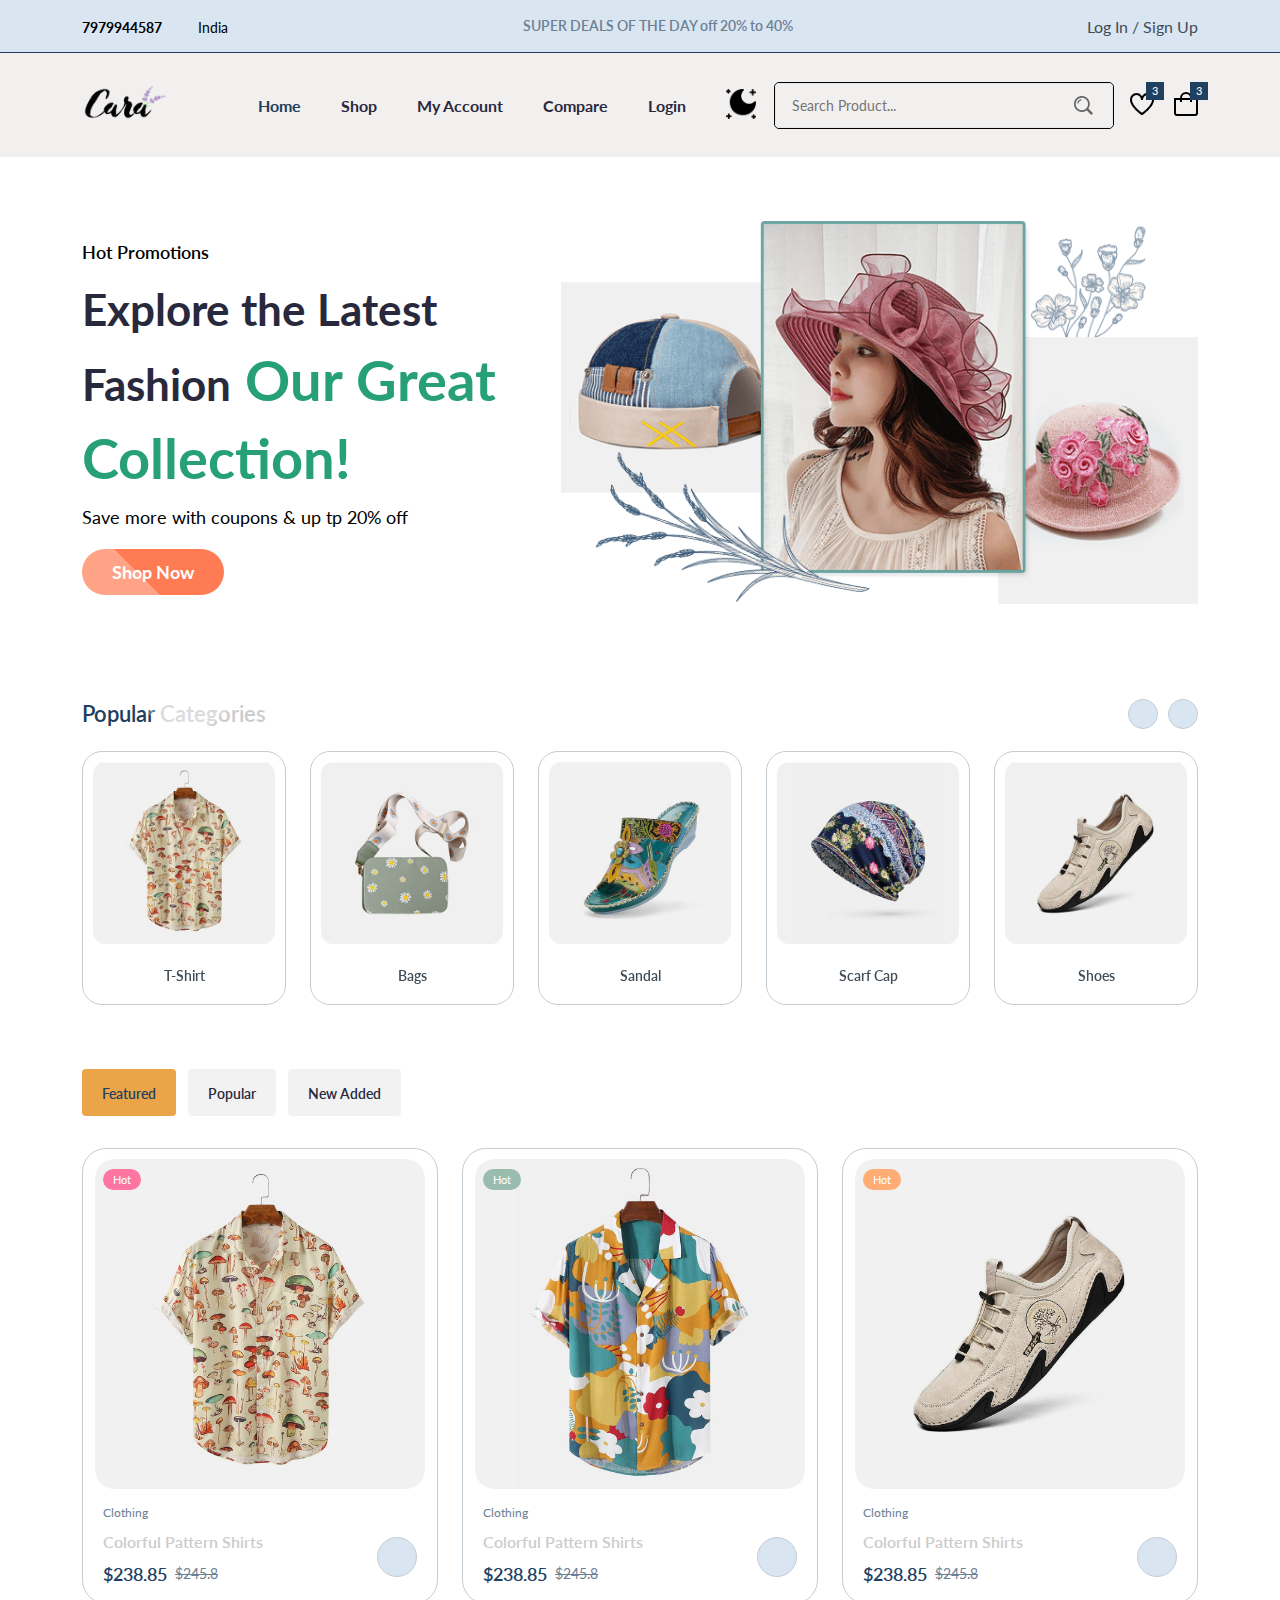
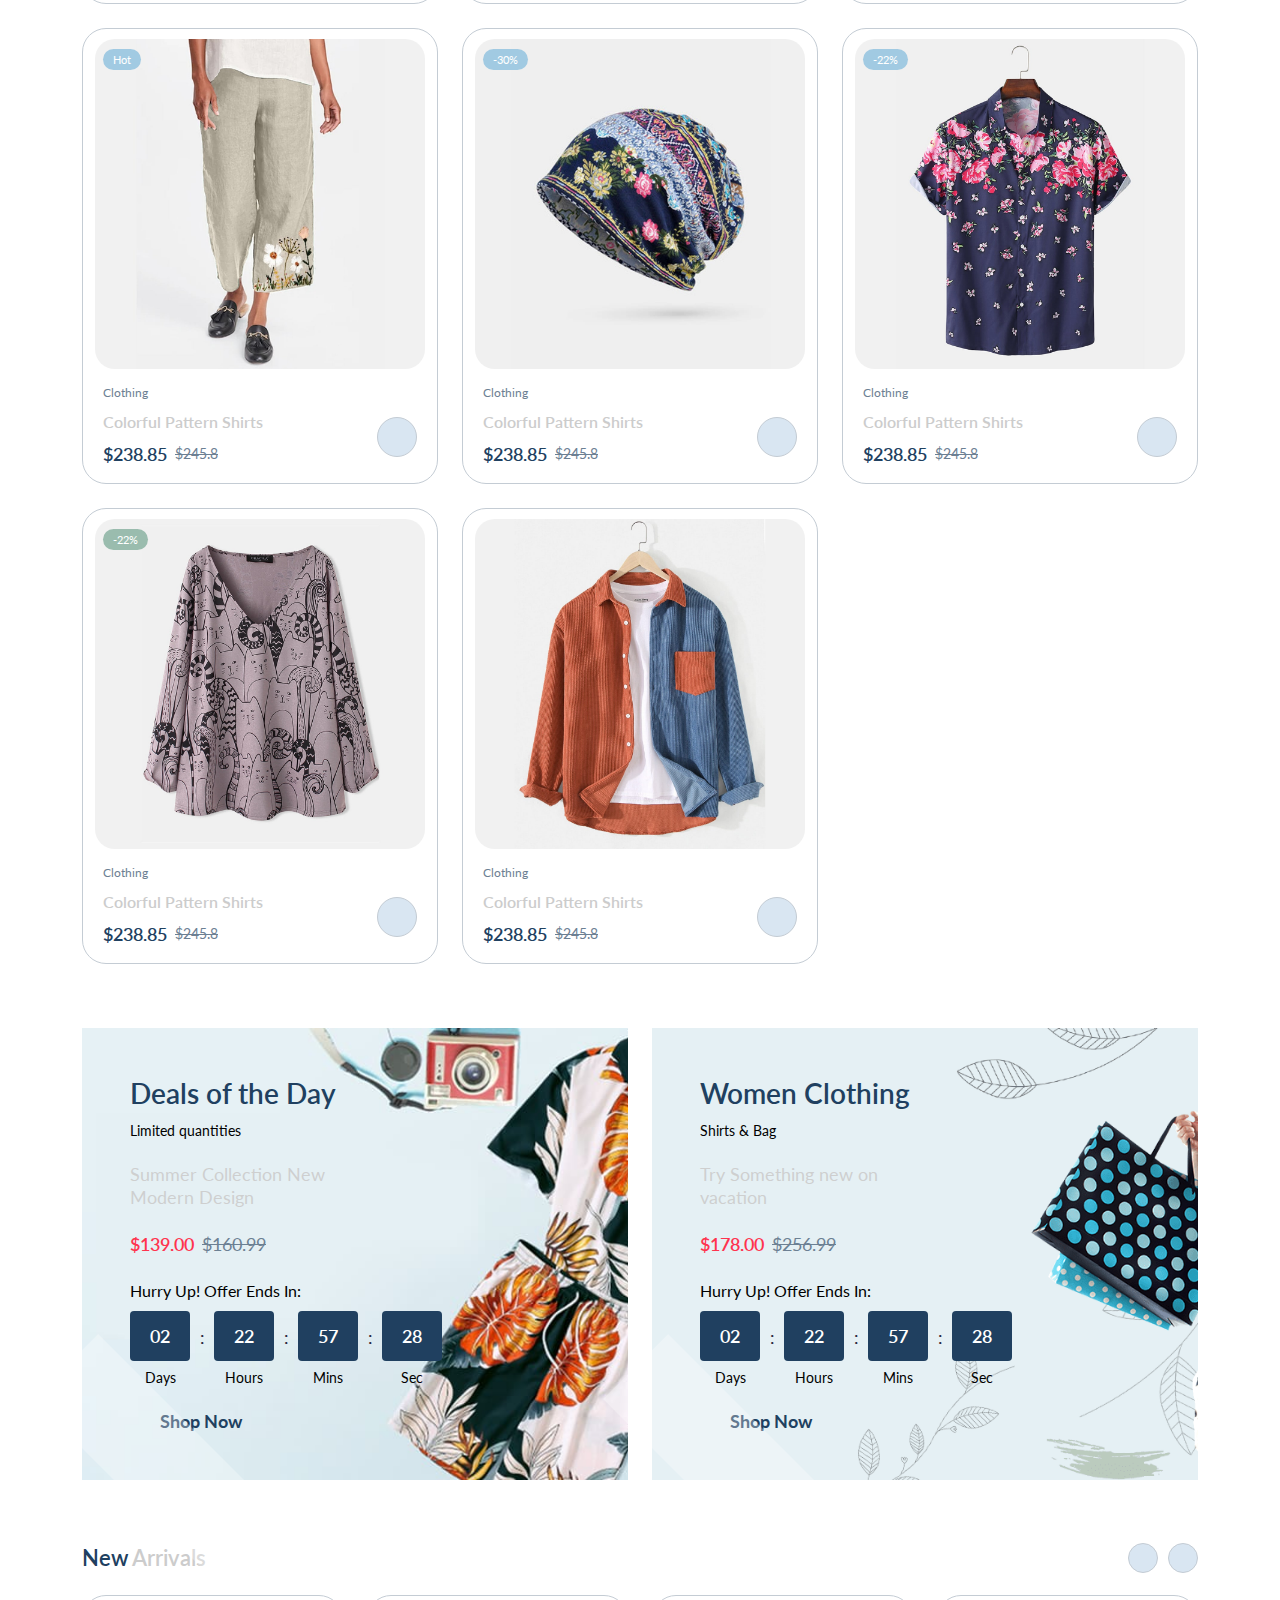
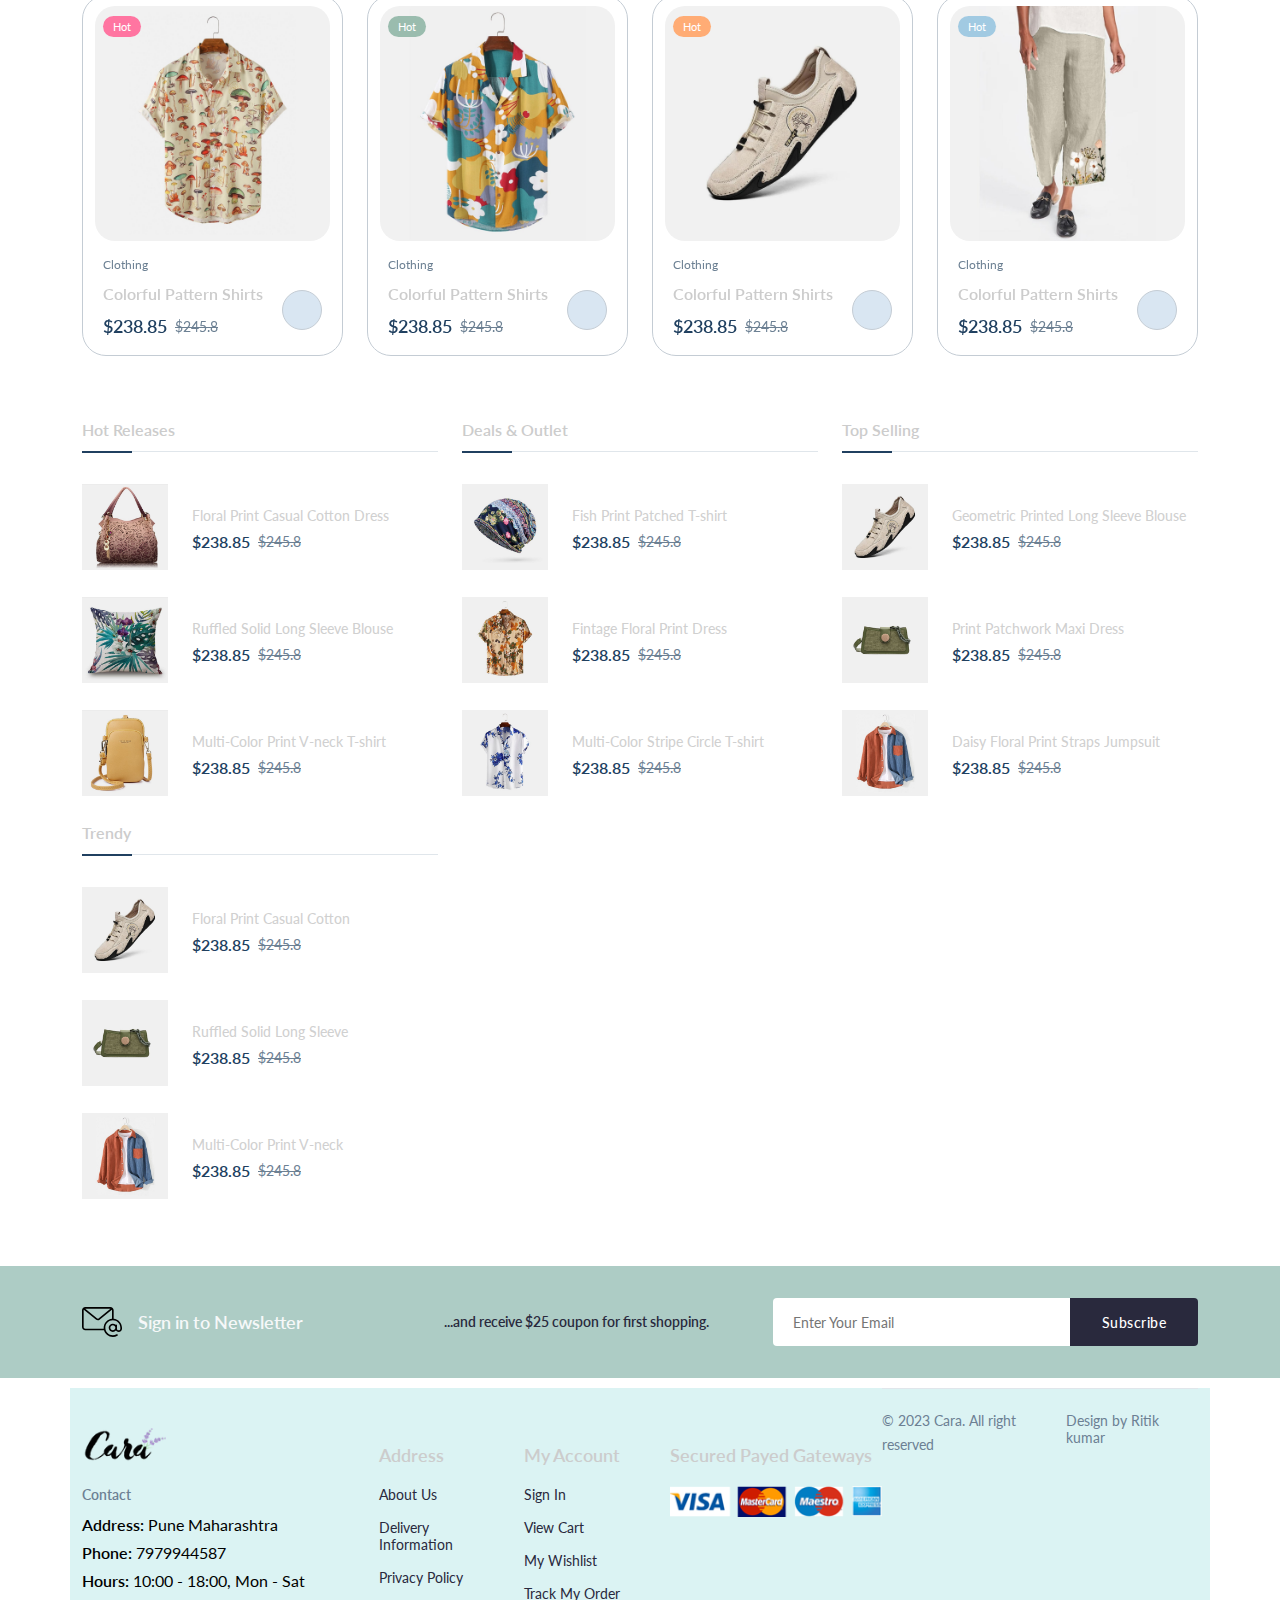
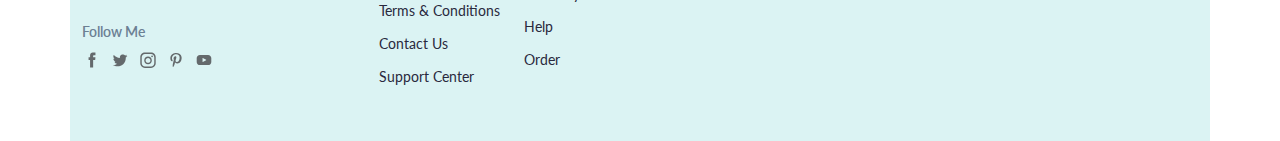
<file: evara-ecommerce-main/index.html>
<!DOCTYPE html>
<html lang="en">
  <head>
    <meta charset="UTF-8" />
    <meta name="viewport" content="width=device-width, initial-scale=1.0" />

    <!--=============== FLATICON ===============-->
    <link
      rel="stylesheet"
      href="https://cdn-uicons.flaticon.com/2.0.0/uicons-regular-straight/css/uicons-regular-straight.css"
    />

    <!--=============== SWIPER CSS ===============-->
    <link
      rel="stylesheet"
      href="https://cdn.jsdelivr.net/npm/swiper@11/swiper-bundle.min.css"
    />

    <!--=============== CSS ===============-->
    <link rel="stylesheet" href="assets/css/styles.css" />

    <title>Ecommerce Website</title>
  </head>
  <body>
    <!--=============== HEADER ===============-->
    <header class="header">
      <div class="header__top">
        <div class="header__container container">
          <div class="header__contact">
            <span><b>7979944587</b></span>
            <span>India</span>
          </div>
          <p class="header__alert-news">
           SUPER DEALS OF THE DAY off 20% to 40%
          </p>
          <a href="login-register.html" class="header__top-action">
            Log In / Sign Up
          </a>
        </div>
      </div>

      <nav class="nav container">
        <a href="index.html" class="nav__logo">
          <img
            class="nav__logo-img"
            src="assets/img/cara.png"
            alt="website logo"
          />
        </a>
        <div class="nav__menu" id="nav-menu">
          <div class="nav__menu-top">
            <a href="index.html" class="nav__menu-logo">
              <img src="./assets/img/cara.png" alt="">
            </a>
            <div class="nav__close" id="nav-close">
              <i class="fi fi-rs-cross-small"></i>
            </div>
          </div>
          <ul class="nav__list">
            <li class="nav__item">
              <a href="index.html" class="nav__link active-link">Home</a>
            </li>
            <li class="nav__item">
              <a href="shop.html" class="nav__link">Shop</a>
            </li>
            <li class="nav__item">
              <a href="accounts.html" class="nav__link">My Account</a>
            </li>
            <li class="nav__item">
              <a href="compare.html" class="nav__link">Compare</a>
            </li>
            <li class="nav__item">
              <a href="login-register.html" class="nav__link">Login</a>

            </li>
            <li class="moon"><img src="assets/img/crescent-moon_6134069.png" alt="moon" class="dark_mode" id="darkModeToggle"></li>

          </ul>
          <div class="header__search">
            <input
              type="text"
              placeholder="Search Product..."
              class="form__input"
            />
            <button class="search__btn">
              <img src="assets/img/search.png" alt="search icon" />
            </button>
          </div>
        </div>
        <div class="header__user-actions">
          <a href="wishlist.html" class="header__action-btn" title="Wishlist">
            <img src="assets/img/icon-heart.svg" alt="" />
            <span class="count">3</span>
          </a>
          <a href="cart.html" class="header__action-btn" title="Cart">
            <img src="assets/img/icon-cart.svg" alt="" />
            <span class="count">3</span>
          </a>
          <div class="header__action-btn nav__toggle" id="nav-toggle">
            <img src="./assets//img/menu-burger.svg" alt="">
          </div>
        </div>
      </nav>
    </header>

    <!--=============== MAIN ===============-->
    <main class="main">
      <!--=============== HOME ===============-->
      <section class="home section--lg">
        <div class="home__container container grid">
          <div class="home__content">
            <span class="home__subtitle">Hot Promotions</span>
            <h1 class="home__title">
              Explore the Latest Fashion<span > Our Great Collection!</span>
            </h1>
            <p class="home__description">
              Save more with coupons & up tp 20% off
            </p>
            <a href="shop.html" class="btn">Shop Now</a>
          </div>
          <img src="assets/img/home-img.png" class="home__img" alt="hats" />
        </div>
      </section>

      <!--=============== CATEGORIES ===============-->
      <section class="categories container section">
        <h3 class="section__title"><span >Popular</span> Categories</h3>
        <div class="categories__container swiper">
          <div class="swiper-wrapper">
            <a href="shop.html" class="category__item swiper-slide">
              <img
                src="assets/img/category-1.jpg"
                alt=""
                class="category__img"
              />
              <h3 class="category__title">T-Shirt</h3>
            </a>
            <a href="shop.html" class="category__item swiper-slide">
              <img
                src="assets/img/category-2.jpg"
                alt=""
                class="category__img"
              />
              <h3 class="category__title">Bags</h3>
            </a>
            <a href="shop.html" class="category__item swiper-slide">
              <img
                src="assets/img/category-3.jpg"
                alt=""
                class="category__img"
              />
              <h3 class="category__title">Sandal</h3>
            </a>
            <a href="shop.html" class="category__item swiper-slide">
              <img
                src="assets/img/category-4.jpg"
                alt=""
                class="category__img"
              />
              <h3 class="category__title">Scarf Cap</h3>
            </a>
            <a href="shop.html" class="category__item swiper-slide">
              <img
                src="assets/img/category-5.jpg"
                alt=""
                class="category__img"
              />
              <h3 class="category__title">Shoes</h3>
            </a>
            <a href="shop.html" class="category__item swiper-slide">
              <img
                src="assets/img/category-6.jpg"
                alt=""
                class="category__img"
              />
              <h3 class="category__title">Pillowcase</h3>
            </a>
            <a href="shop.html" class="category__item swiper-slide">
              <img
                src="assets/img/category-7.jpg"
                alt=""
                class="category__img"
              />
              <h3 class="category__title">Jumpsuit</h3>
            </a>
            <a href="shop.html" class="category__item swiper-slide">
              <img
                src="assets/img/category-8.jpg"
                alt=""
                class="category__img"
              />
              <h3 class="category__title">Hats</h3>
            </a>
          </div>

          <div class="swiper-button-prev">
            <i class="fi fi-rs-angle-left"></i>
          </div>
          <div class="swiper-button-next">
            <i class="fi fi-rs-angle-right"></i>
          </div>
        </div>
      </section>

      <!--=============== PRODUCTS ===============-->
      <section class="products container section">
        <div class="tab__btns">
          <span class="tab__btn active-tab" data-target="#featured"
            >Featured</span
          >
          <span class="tab__btn" data-target="#popular">Popular</span>
          <span class="tab__btn" data-target="#new-added">New Added</span>
        </div>

        <div class="tab__items">
          <div class="tab__item active-tab" content id="featured">
            <div class="products__container grid">
              <div class="product__item">
                <div class="product__banner">
                  <a href="details.html" class="product__images">
                    <img
                      src="assets/img/product-1-1.jpg"
                      alt=""
                      class="product__img default"
                    />
                    <img
                      src="assets/img/product-1-2.jpg"
                      alt=""
                      class="product__img hover"
                    />
                  </a>
                  <div class="product__actions">
                    <a href="#" class="action__btn" aria-label="Quick View">
                      <i class="fi fi-rs-eye"></i>
                    </a>
                    <a
                      href="#"
                      class="action__btn"
                      aria-label="Add to Wishlist"
                    >
                      <i class="fi fi-rs-heart"></i>
                    </a>
                    <a href="#" class="action__btn" aria-label="Compare">
                      <i class="fi fi-rs-shuffle"></i>
                    </a>
                  </div>
                  <div class="product__badge light-pink">Hot</div>
                </div>
                <div class="product__content">
                  <span class="product__category">Clothing</span>
                  <a href="details.html">
                    <h3 class="product__title">Colorful Pattern Shirts</h3>
                  </a>
                  <div class="product__rating">
                    <i class="fi fi-rs-star"></i>
                    <i class="fi fi-rs-star"></i>
                    <i class="fi fi-rs-star"></i>
                    <i class="fi fi-rs-star"></i>
                    <i class="fi fi-rs-star"></i>
                  </div>
                  <div class="product__price flex">
                    <span class="new__price">$238.85</span>
                    <span class="old__price">$245.8</span>
                  </div>
                  <a
                    href="#"
                    class="action__btn cart__btn"
                    aria-label="Add To Cart"
                  >
                    <i class="fi fi-rs-shopping-bag-add"></i>
                  </a>
                </div>
              </div>
              <div class="product__item">
                <div class="product__banner">
                  <a href="details.html" class="product__images">
                    <img
                      src="assets/img/product-2-1.jpg"
                      alt=""
                      class="product__img default"
                    />
                    <img
                      src="assets/img/product-2-2.jpg"
                      alt=""
                      class="product__img hover"
                    />
                  </a>
                  <div class="product__actions">
                    <a href="#" class="action__btn" aria-label="Quick View">
                      <i class="fi fi-rs-eye"></i>
                    </a>
                    <a
                      href="#"
                      class="action__btn"
                      aria-label="Add to Wishlist"
                    >
                      <i class="fi fi-rs-heart"></i>
                    </a>
                    <a href="#" class="action__btn" aria-label="Compare">
                      <i class="fi fi-rs-shuffle"></i>
                    </a>
                  </div>
                  <div class="product__badge light-green">Hot</div>
                </div>
                <div class="product__content">
                  <span class="product__category">Clothing</span>
                  <a href="details.html">
                    <h3 class="product__title">Colorful Pattern Shirts</h3>
                  </a>
                  <div class="product__rating">
                    <i class="fi fi-rs-star"></i>
                    <i class="fi fi-rs-star"></i>
                    <i class="fi fi-rs-star"></i>
                    <i class="fi fi-rs-star"></i>
                    <i class="fi fi-rs-star"></i>
                  </div>
                  <div class="product__price flex">
                    <span class="new__price">$238.85</span>
                    <span class="old__price">$245.8</span>
                  </div>
                  <a
                    href="#"
                    class="action__btn cart__btn"
                    aria-label="Add To Cart"
                  >
                    <i class="fi fi-rs-shopping-bag-add"></i>
                  </a>
                </div>
              </div>
              <div class="product__item">
                <div class="product__banner">
                  <a href="details.html" class="product__images">
                    <img
                      src="assets/img/product-3-1.jpg"
                      alt=""
                      class="product__img default"
                    />
                    <img
                      src="assets/img/product-3-2.jpg"
                      alt=""
                      class="product__img hover"
                    />
                  </a>
                  <div class="product__actions">
                    <a href="#" class="action__btn" aria-label="Quick View">
                      <i class="fi fi-rs-eye"></i>
                    </a>
                    <a
                      href="#"
                      class="action__btn"
                      aria-label="Add to Wishlist"
                    >
                      <i class="fi fi-rs-heart"></i>
                    </a>
                    <a href="#" class="action__btn" aria-label="Compare">
                      <i class="fi fi-rs-shuffle"></i>
                    </a>
                  </div>
                  <div class="product__badge light-orange">Hot</div>
                </div>
                <div class="product__content">
                  <span class="product__category">Clothing</span>
                  <a href="details.html">
                    <h3 class="product__title">Colorful Pattern Shirts</h3>
                  </a>
                  <div class="product__rating">
                    <i class="fi fi-rs-star"></i>
                    <i class="fi fi-rs-star"></i>
                    <i class="fi fi-rs-star"></i>
                    <i class="fi fi-rs-star"></i>
                    <i class="fi fi-rs-star"></i>
                  </div>
                  <div class="product__price flex">
                    <span class="new__price">$238.85</span>
                    <span class="old__price">$245.8</span>
                  </div>
                  <a
                    href="#"
                    class="action__btn cart__btn"
                    aria-label="Add To Cart"
                  >
                    <i class="fi fi-rs-shopping-bag-add"></i>
                  </a>
                </div>
              </div>
              <div class="product__item">
                <div class="product__banner">
                  <a href="details.html" class="product__images">
                    <img
                      src="assets/img/product-4-1.jpg"
                      alt=""
                      class="product__img default"
                    />
                    <img
                      src="assets/img/product-4-2.jpg"
                      alt=""
                      class="product__img hover"
                    />
                  </a>
                  <div class="product__actions">
                    <a href="#" class="action__btn" aria-label="Quick View">
                      <i class="fi fi-rs-eye"></i>
                    </a>
                    <a
                      href="#"
                      class="action__btn"
                      aria-label="Add to Wishlist"
                    >
                      <i class="fi fi-rs-heart"></i>
                    </a>
                    <a href="#" class="action__btn" aria-label="Compare">
                      <i class="fi fi-rs-shuffle"></i>
                    </a>
                  </div>
                  <div class="product__badge light-blue">Hot</div>
                </div>
                <div class="product__content">
                  <span class="product__category">Clothing</span>
                  <a href="details.html">
                    <h3 class="product__title">Colorful Pattern Shirts</h3>
                  </a>
                  <div class="product__rating">
                    <i class="fi fi-rs-star"></i>
                    <i class="fi fi-rs-star"></i>
                    <i class="fi fi-rs-star"></i>
                    <i class="fi fi-rs-star"></i>
                    <i class="fi fi-rs-star"></i>
                  </div>
                  <div class="product__price flex">
                    <span class="new__price">$238.85</span>
                    <span class="old__price">$245.8</span>
                  </div>
                  <a
                    href="#"
                    class="action__btn cart__btn"
                    aria-label="Add To Cart"
                  >
                    <i class="fi fi-rs-shopping-bag-add"></i>
                  </a>
                </div>
              </div>
              <div class="product__item">
                <div class="product__banner">
                  <a href="details.html" class="product__images">
                    <img
                      src="assets/img/product-5-1.jpg"
                      alt=""
                      class="product__img default"
                    />
                    <img
                      src="assets/img/product-5-2.jpg"
                      alt=""
                      class="product__img hover"
                    />
                  </a>
                  <div class="product__actions">
                    <a href="#" class="action__btn" aria-label="Quick View">
                      <i class="fi fi-rs-eye"></i>
                    </a>
                    <a
                      href="#"
                      class="action__btn"
                      aria-label="Add to Wishlist"
                    >
                      <i class="fi fi-rs-heart"></i>
                    </a>
                    <a href="#" class="action__btn" aria-label="Compare">
                      <i class="fi fi-rs-shuffle"></i>
                    </a>
                  </div>
                  <div class="product__badge light-blue">-30%</div>
                </div>
                <div class="product__content">
                  <span class="product__category">Clothing</span>
                  <a href="details.html">
                    <h3 class="product__title">Colorful Pattern Shirts</h3>
                  </a>
                  <div class="product__rating">
                    <i class="fi fi-rs-star"></i>
                    <i class="fi fi-rs-star"></i>
                    <i class="fi fi-rs-star"></i>
                    <i class="fi fi-rs-star"></i>
                    <i class="fi fi-rs-star"></i>
                  </div>
                  <div class="product__price flex">
                    <span class="new__price">$238.85</span>
                    <span class="old__price">$245.8</span>
                  </div>
                  <a
                    href="#"
                    class="action__btn cart__btn"
                    aria-label="Add To Cart"
                  >
                    <i class="fi fi-rs-shopping-bag-add"></i>
                  </a>
                </div>
              </div>
              <div class="product__item">
                <div class="product__banner">
                  <a href="details.html" class="product__images">
                    <img
                      src="assets/img/product-6-1.jpg"
                      alt=""
                      class="product__img default"
                    />
                    <img
                      src="assets/img/product-6-2.jpg"
                      alt=""
                      class="product__img hover"
                    />
                  </a>
                  <div class="product__actions">
                    <a href="#" class="action__btn" aria-label="Quick View">
                      <i class="fi fi-rs-eye"></i>
                    </a>
                    <a
                      href="#"
                      class="action__btn"
                      aria-label="Add to Wishlist"
                    >
                      <i class="fi fi-rs-heart"></i>
                    </a>
                    <a href="#" class="action__btn" aria-label="Compare">
                      <i class="fi fi-rs-shuffle"></i>
                    </a>
                  </div>
                  <div class="product__badge light-blue">-22%</div>
                </div>
                <div class="product__content">
                  <span class="product__category">Clothing</span>
                  <a href="details.html">
                    <h3 class="product__title">Colorful Pattern Shirts</h3>
                  </a>
                  <div class="product__rating">
                    <i class="fi fi-rs-star"></i>
                    <i class="fi fi-rs-star"></i>
                    <i class="fi fi-rs-star"></i>
                    <i class="fi fi-rs-star"></i>
                    <i class="fi fi-rs-star"></i>
                  </div>
                  <div class="product__price flex">
                    <span class="new__price">$238.85</span>
                    <span class="old__price">$245.8</span>
                  </div>
                  <a
                    href="#"
                    class="action__btn cart__btn"
                    aria-label="Add To Cart"
                  >
                    <i class="fi fi-rs-shopping-bag-add"></i>
                  </a>
                </div>
              </div>
              <div class="product__item">
                <div class="product__banner">
                  <a href="details.html" class="product__images">
                    <img
                      src="assets/img/product-7-1.jpg"
                      alt=""
                      class="product__img default"
                    />
                    <img
                      src="assets/img/product-7-2.jpg"
                      alt=""
                      class="product__img hover"
                    />
                  </a>
                  <div class="product__actions">
                    <a href="#" class="action__btn" aria-label="Quick View">
                      <i class="fi fi-rs-eye"></i>
                    </a>
                    <a
                      href="#"
                      class="action__btn"
                      aria-label="Add to Wishlist"
                    >
                      <i class="fi fi-rs-heart"></i>
                    </a>
                    <a href="#" class="action__btn" aria-label="Compare">
                      <i class="fi fi-rs-shuffle"></i>
                    </a>
                  </div>
                  <div class="product__badge light-green">-22%</div>
                </div>
                <div class="product__content">
                  <span class="product__category">Clothing</span>
                  <a href="details.html">
                    <h3 class="product__title">Colorful Pattern Shirts</h3>
                  </a>
                  <div class="product__rating">
                    <i class="fi fi-rs-star"></i>
                    <i class="fi fi-rs-star"></i>
                    <i class="fi fi-rs-star"></i>
                    <i class="fi fi-rs-star"></i>
                    <i class="fi fi-rs-star"></i>
                  </div>
                  <div class="product__price flex">
                    <span class="new__price">$238.85</span>
                    <span class="old__price">$245.8</span>
                  </div>
                  <a
                    href="#"
                    class="action__btn cart__btn"
                    aria-label="Add To Cart"
                  >
                    <i class="fi fi-rs-shopping-bag-add"></i>
                  </a>
                </div>
              </div>
              <div class="product__item">
                <div class="product__banner">
                  <a href="details.html" class="product__images">
                    <img
                      src="assets/img/product-8-1.jpg"
                      alt=""
                      class="product__img default"
                    />
                    <img
                      src="assets/img/product-8-2.jpg"
                      alt=""
                      class="product__img hover"
                    />
                  </a>
                  <div class="product__actions">
                    <a href="#" class="action__btn" aria-label="Quick View">
                      <i class="fi fi-rs-eye"></i>
                    </a>
                    <a
                      href="#"
                      class="action__btn"
                      aria-label="Add to Wishlist"
                    >
                      <i class="fi fi-rs-heart"></i>
                    </a>
                    <a href="#" class="action__btn" aria-label="Compare">
                      <i class="fi fi-rs-shuffle"></i>
                    </a>
                  </div>
                </div>
                <div class="product__content">
                  <span class="product__category">Clothing</span>
                  <a href="details.html">
                    <h3 class="product__title">Colorful Pattern Shirts</h3>
                  </a>
                  <div class="product__rating">
                    <i class="fi fi-rs-star"></i>
                    <i class="fi fi-rs-star"></i>
                    <i class="fi fi-rs-star"></i>
                    <i class="fi fi-rs-star"></i>
                    <i class="fi fi-rs-star"></i>
                  </div>
                  <div class="product__price flex">
                    <span class="new__price">$238.85</span>
                    <span class="old__price">$245.8</span>
                  </div>
                  <a
                    href="#"
                    class="action__btn cart__btn"
                    aria-label="Add To Cart"
                  >
                    <i class="fi fi-rs-shopping-bag-add"></i>
                  </a>
                </div>
              </div>
            </div>
          </div>
          <div class="tab__item" content id="popular">
            <div class="products__container grid">
              <div class="product__item">
                <div class="product__banner">
                  <a href="details.html" class="product__images">
                    <img
                      src="assets/img/product-9-1.jpg"
                      alt=""
                      class="product__img default"
                    />
                    <img
                      src="assets/img/product-9-2.jpg"
                      alt=""
                      class="product__img hover"
                    />
                  </a>
                  <div class="product__actions">
                    <a href="#" class="action__btn" aria-label="Quick View">
                      <i class="fi fi-rs-eye"></i>
                    </a>
                    <a
                      href="#"
                      class="action__btn"
                      aria-label="Add to Wishlist"
                    >
                      <i class="fi fi-rs-heart"></i>
                    </a>
                    <a href="#" class="action__btn" aria-label="Compare">
                      <i class="fi fi-rs-shuffle"></i>
                    </a>
                  </div>
                  <div class="product__badge light-pink">Hot</div>
                </div>
                <div class="product__content">
                  <span class="product__category">Clothing</span>
                  <a href="details.html">
                    <h3 class="product__title">Colorful Pattern Shirts</h3>
                  </a>
                  <div class="product__rating">
                    <i class="fi fi-rs-star"></i>
                    <i class="fi fi-rs-star"></i>
                    <i class="fi fi-rs-star"></i>
                    <i class="fi fi-rs-star"></i>
                    <i class="fi fi-rs-star"></i>
                  </div>
                  <div class="product__price flex">
                    <span class="new__price">$238.85</span>
                    <span class="old__price">$245.8</span>
                  </div>
                  <a
                    href="#"
                    class="action__btn cart__btn"
                    aria-label="Add To Cart"
                  >
                    <i class="fi fi-rs-shopping-bag-add"></i>
                  </a>
                </div>
              </div>
              <div class="product__item">
                <div class="product__banner">
                  <a href="details.html" class="product__images">
                    <img
                      src="assets/img/product-2-1.jpg"
                      alt=""
                      class="product__img default"
                    />
                    <img
                      src="assets/img/product-2-2.jpg"
                      alt=""
                      class="product__img hover"
                    />
                  </a>
                  <div class="product__actions">
                    <a href="#" class="action__btn" aria-label="Quick View">
                      <i class="fi fi-rs-eye"></i>
                    </a>
                    <a
                      href="#"
                      class="action__btn"
                      aria-label="Add to Wishlist"
                    >
                      <i class="fi fi-rs-heart"></i>
                    </a>
                    <a href="#" class="action__btn" aria-label="Compare">
                      <i class="fi fi-rs-shuffle"></i>
                    </a>
                  </div>
                  <div class="product__badge light-green">Hot</div>
                </div>
                <div class="product__content">
                  <span class="product__category">Clothing</span>
                  <a href="details.html">
                    <h3 class="product__title">Colorful Pattern Shirts</h3>
                  </a>
                  <div class="product__rating">
                    <i class="fi fi-rs-star"></i>
                    <i class="fi fi-rs-star"></i>
                    <i class="fi fi-rs-star"></i>
                    <i class="fi fi-rs-star"></i>
                    <i class="fi fi-rs-star"></i>
                  </div>
                  <div class="product__price flex">
                    <span class="new__price">$238.85</span>
                    <span class="old__price">$245.8</span>
                  </div>
                  <a
                    href="#"
                    class="action__btn cart__btn"
                    aria-label="Add To Cart"
                  >
                    <i class="fi fi-rs-shopping-bag-add"></i>
                  </a>
                </div>
              </div>
              <div class="product__item">
                <div class="product__banner">
                  <a href="details.html" class="product__images">
                    <img
                      src="assets/img/product-10-1.jpg"
                      alt=""
                      class="product__img default"
                    />
                    <img
                      src="assets/img/product-10-2.jpg"
                      alt=""
                      class="product__img hover"
                    />
                  </a>
                  <div class="product__actions">
                    <a href="#" class="action__btn" aria-label="Quick View">
                      <i class="fi fi-rs-eye"></i>
                    </a>
                    <a
                      href="#"
                      class="action__btn"
                      aria-label="Add to Wishlist"
                    >
                      <i class="fi fi-rs-heart"></i>
                    </a>
                    <a href="#" class="action__btn" aria-label="Compare">
                      <i class="fi fi-rs-shuffle"></i>
                    </a>
                  </div>
                  <div class="product__badge light-orange">Hot</div>
                </div>
                <div class="product__content">
                  <span class="product__category">Clothing</span>
                  <a href="details.html">
                    <h3 class="product__title">Colorful Pattern Shirts</h3>
                  </a>
                  <div class="product__rating">
                    <i class="fi fi-rs-star"></i>
                    <i class="fi fi-rs-star"></i>
                    <i class="fi fi-rs-star"></i>
                    <i class="fi fi-rs-star"></i>
                    <i class="fi fi-rs-star"></i>
                  </div>
                  <div class="product__price flex">
                    <span class="new__price">$238.85</span>
                    <span class="old__price">$245.8</span>
                  </div>
                  <a
                    href="#"
                    class="action__btn cart__btn"
                    aria-label="Add To Cart"
                  >
                    <i class="fi fi-rs-shopping-bag-add"></i>
                  </a>
                </div>
              </div>
              <div class="product__item">
                <div class="product__banner">
                  <a href="details.html" class="product__images">
                    <img
                      src="assets/img/product-4-1.jpg"
                      alt=""
                      class="product__img default"
                    />
                    <img
                      src="assets/img/product-4-2.jpg"
                      alt=""
                      class="product__img hover"
                    />
                  </a>
                  <div class="product__actions">
                    <a href="#" class="action__btn" aria-label="Quick View">
                      <i class="fi fi-rs-eye"></i>
                    </a>
                    <a
                      href="#"
                      class="action__btn"
                      aria-label="Add to Wishlist"
                    >
                      <i class="fi fi-rs-heart"></i>
                    </a>
                    <a href="#" class="action__btn" aria-label="Compare">
                      <i class="fi fi-rs-shuffle"></i>
                    </a>
                  </div>
                  <div class="product__badge light-blue">Hot</div>
                </div>
                <div class="product__content">
                  <span class="product__category">Clothing</span>
                  <a href="details.html">
                    <h3 class="product__title">Colorful Pattern Shirts</h3>
                  </a>
                  <div class="product__rating">
                    <i class="fi fi-rs-star"></i>
                    <i class="fi fi-rs-star"></i>
                    <i class="fi fi-rs-star"></i>
                    <i class="fi fi-rs-star"></i>
                    <i class="fi fi-rs-star"></i>
                  </div>
                  <div class="product__price flex">
                    <span class="new__price">$238.85</span>
                    <span class="old__price">$245.8</span>
                  </div>
                  <a
                    href="#"
                    class="action__btn cart__btn"
                    aria-label="Add To Cart"
                  >
                    <i class="fi fi-rs-shopping-bag-add"></i>
                  </a>
                </div>
              </div>
              <div class="product__item">
                <div class="product__banner">
                  <a href="details.html" class="product__images">
                    <img
                      src="assets/img/product-5-1.jpg"
                      alt=""
                      class="product__img default"
                    />
                    <img
                      src="assets/img/product-5-2.jpg"
                      alt=""
                      class="product__img hover"
                    />
                  </a>
                  <div class="product__actions">
                    <a href="#" class="action__btn" aria-label="Quick View">
                      <i class="fi fi-rs-eye"></i>
                    </a>
                    <a
                      href="#"
                      class="action__btn"
                      aria-label="Add to Wishlist"
                    >
                      <i class="fi fi-rs-heart"></i>
                    </a>
                    <a href="#" class="action__btn" aria-label="Compare">
                      <i class="fi fi-rs-shuffle"></i>
                    </a>
                  </div>
                  <div class="product__badge light-blue">-30%</div>
                </div>
                <div class="product__content">
                  <span class="product__category">Clothing</span>
                  <a href="details.html">
                    <h3 class="product__title">Colorful Pattern Shirts</h3>
                  </a>
                  <div class="product__rating">
                    <i class="fi fi-rs-star"></i>
                    <i class="fi fi-rs-star"></i>
                    <i class="fi fi-rs-star"></i>
                    <i class="fi fi-rs-star"></i>
                    <i class="fi fi-rs-star"></i>
                  </div>
                  <div class="product__price flex">
                    <span class="new__price">$238.85</span>
                    <span class="old__price">$245.8</span>
                  </div>
                  <a
                    href="#"
                    class="action__btn cart__btn"
                    aria-label="Add To Cart"
                  >
                    <i class="fi fi-rs-shopping-bag-add"></i>
                  </a>
                </div>
              </div>
              <div class="product__item">
                <div class="product__banner">
                  <a href="details.html" class="product__images">
                    <img
                      src="assets/img/product-11-1.jpg"
                      alt=""
                      class="product__img default"
                    />
                    <img
                      src="assets/img/product-11-2.jpg"
                      alt=""
                      class="product__img hover"
                    />
                  </a>
                  <div class="product__actions">
                    <a href="#" class="action__btn" aria-label="Quick View">
                      <i class="fi fi-rs-eye"></i>
                    </a>
                    <a
                      href="#"
                      class="action__btn"
                      aria-label="Add to Wishlist"
                    >
                      <i class="fi fi-rs-heart"></i>
                    </a>
                    <a href="#" class="action__btn" aria-label="Compare">
                      <i class="fi fi-rs-shuffle"></i>
                    </a>
                  </div>
                  <div class="product__badge light-blue">-22%</div>
                </div>
                <div class="product__content">
                  <span class="product__category">Clothing</span>
                  <a href="details.html">
                    <h3 class="product__title">Colorful Pattern Shirts</h3>
                  </a>
                  <div class="product__rating">
                    <i class="fi fi-rs-star"></i>
                    <i class="fi fi-rs-star"></i>
                    <i class="fi fi-rs-star"></i>
                    <i class="fi fi-rs-star"></i>
                    <i class="fi fi-rs-star"></i>
                  </div>
                  <div class="product__price flex">
                    <span class="new__price">$238.85</span>
                    <span class="old__price">$245.8</span>
                  </div>
                  <a
                    href="#"
                    class="action__btn cart__btn"
                    aria-label="Add To Cart"
                  >
                    <i class="fi fi-rs-shopping-bag-add"></i>
                  </a>
                </div>
              </div>
              <div class="product__item">
                <div class="product__banner">
                  <a href="details.html" class="product__images">
                    <img
                      src="assets/img/product-7-1.jpg"
                      alt=""
                      class="product__img default"
                    />
                    <img
                      src="assets/img/product-7-2.jpg"
                      alt=""
                      class="product__img hover"
                    />
                  </a>
                  <div class="product__actions">
                    <a href="#" class="action__btn" aria-label="Quick View">
                      <i class="fi fi-rs-eye"></i>
                    </a>
                    <a
                      href="#"
                      class="action__btn"
                      aria-label="Add to Wishlist"
                    >
                      <i class="fi fi-rs-heart"></i>
                    </a>
                    <a href="#" class="action__btn" aria-label="Compare">
                      <i class="fi fi-rs-shuffle"></i>
                    </a>
                  </div>
                  <div class="product__badge light-green">-22%</div>
                </div>
                <div class="product__content">
                  <span class="product__category">Clothing</span>
                  <a href="details.html">
                    <h3 class="product__title">Colorful Pattern Shirts</h3>
                  </a>
                  <div class="product__rating">
                    <i class="fi fi-rs-star"></i>
                    <i class="fi fi-rs-star"></i>
                    <i class="fi fi-rs-star"></i>
                    <i class="fi fi-rs-star"></i>
                    <i class="fi fi-rs-star"></i>
                  </div>
                  <div class="product__price flex">
                    <span class="new__price">$238.85</span>
                    <span class="old__price">$245.8</span>
                  </div>
                  <a
                    href="#"
                    class="action__btn cart__btn"
                    aria-label="Add To Cart"
                  >
                    <i class="fi fi-rs-shopping-bag-add"></i>
                  </a>
                </div>
              </div>
              <div class="product__item">
                <div class="product__banner">
                  <a href="details.html" class="product__images">
                    <img
                      src="assets/img/product-8-1.jpg"
                      alt=""
                      class="product__img default"
                    />
                    <img
                      src="assets/img/product-8-2.jpg"
                      alt=""
                      class="product__img hover"
                    />
                  </a>
                  <div class="product__actions">
                    <a href="#" class="action__btn" aria-label="Quick View">
                      <i class="fi fi-rs-eye"></i>
                    </a>
                    <a
                      href="#"
                      class="action__btn"
                      aria-label="Add to Wishlist"
                    >
                      <i class="fi fi-rs-heart"></i>
                    </a>
                    <a href="#" class="action__btn" aria-label="Compare">
                      <i class="fi fi-rs-shuffle"></i>
                    </a>
                  </div>
                </div>
                <div class="product__content">
                  <span class="product__category">Clothing</span>
                  <a href="details.html">
                    <h3 class="product__title">Colorful Pattern Shirts</h3>
                  </a>
                  <div class="product__rating">
                    <i class="fi fi-rs-star"></i>
                    <i class="fi fi-rs-star"></i>
                    <i class="fi fi-rs-star"></i>
                    <i class="fi fi-rs-star"></i>
                    <i class="fi fi-rs-star"></i>
                  </div>
                  <div class="product__price flex">
                    <span class="new__price">$238.85</span>
                    <span class="old__price">$245.8</span>
                  </div>
                  <a
                    href="#"
                    class="action__btn cart__btn"
                    aria-label="Add To Cart"
                  >
                    <i class="fi fi-rs-shopping-bag-add"></i>
                  </a>
                </div>
              </div>
            </div>
          </div>
          <div class="tab__item" content id="new-added">
            <div class="products__container grid">
              <div class="product__item">
                <div class="product__banner">
                  <a href="details.html" class="product__images">
                    <img
                      src="assets/img/product-1-1.jpg"
                      alt=""
                      class="product__img default"
                    />
                    <img
                      src="assets/img/product-1-2.jpg"
                      alt=""
                      class="product__img hover"
                    />
                  </a>
                  <div class="product__actions">
                    <a href="#" class="action__btn" aria-label="Quick View">
                      <i class="fi fi-rs-eye"></i>
                    </a>
                    <a
                      href="#"
                      class="action__btn"
                      aria-label="Add to Wishlist"
                    >
                      <i class="fi fi-rs-heart"></i>
                    </a>
                    <a href="#" class="action__btn" aria-label="Compare">
                      <i class="fi fi-rs-shuffle"></i>
                    </a>
                  </div>
                  <div class="product__badge light-pink">Hot</div>
                </div>
                <div class="product__content">
                  <span class="product__category">Clothing</span>
                  <a href="details.html">
                    <h3 class="product__title">Colorful Pattern Shirts</h3>
                  </a>
                  <div class="product__rating">
                    <i class="fi fi-rs-star"></i>
                    <i class="fi fi-rs-star"></i>
                    <i class="fi fi-rs-star"></i>
                    <i class="fi fi-rs-star"></i>
                    <i class="fi fi-rs-star"></i>
                  </div>
                  <div class="product__price flex">
                    <span class="new__price">$238.85</span>
                    <span class="old__price">$245.8</span>
                  </div>
                  <a
                    href="#"
                    class="action__btn cart__btn"
                    aria-label="Add To Cart"
                  >
                    <i class="fi fi-rs-shopping-bag-add"></i>
                  </a>
                </div>
              </div>
              <div class="product__item">
                <div class="product__banner">
                  <a href="details.html" class="product__images">
                    <img
                      src="assets/img/product-12-1.jpg"
                      alt=""
                      class="product__img default"
                    />
                    <img
                      src="assets/img/product-12-2.jpg"
                      alt=""
                      class="product__img hover"
                    />
                  </a>
                  <div class="product__actions">
                    <a href="#" class="action__btn" aria-label="Quick View">
                      <i class="fi fi-rs-eye"></i>
                    </a>
                    <a
                      href="#"
                      class="action__btn"
                      aria-label="Add to Wishlist"
                    >
                      <i class="fi fi-rs-heart"></i>
                    </a>
                    <a href="#" class="action__btn" aria-label="Compare">
                      <i class="fi fi-rs-shuffle"></i>
                    </a>
                  </div>
                  <div class="product__badge light-green">Hot</div>
                </div>
                <div class="product__content">
                  <span class="product__category">Clothing</span>
                  <a href="details.html">
                    <h3 class="product__title">Colorful Pattern Shirts</h3>
                  </a>
                  <div class="product__rating">
                    <i class="fi fi-rs-star"></i>
                    <i class="fi fi-rs-star"></i>
                    <i class="fi fi-rs-star"></i>
                    <i class="fi fi-rs-star"></i>
                    <i class="fi fi-rs-star"></i>
                  </div>
                  <div class="product__price flex">
                    <span class="new__price">$238.85</span>
                    <span class="old__price">$245.8</span>
                  </div>
                  <a
                    href="#"
                    class="action__btn cart__btn"
                    aria-label="Add To Cart"
                  >
                    <i class="fi fi-rs-shopping-bag-add"></i>
                  </a>
                </div>
              </div>
              <div class="product__item">
                <div class="product__banner">
                  <a href="details.html" class="product__images">
                    <img
                      src="assets/img/product-13-1.jpg"
                      alt=""
                      class="product__img default"
                    />
                    <img
                      src="assets/img/product-13-2.jpg"
                      alt=""
                      class="product__img hover"
                    />
                  </a>
                  <div class="product__actions">
                    <a href="#" class="action__btn" aria-label="Quick View">
                      <i class="fi fi-rs-eye"></i>
                    </a>
                    <a
                      href="#"
                      class="action__btn"
                      aria-label="Add to Wishlist"
                    >
                      <i class="fi fi-rs-heart"></i>
                    </a>
                    <a href="#" class="action__btn" aria-label="Compare">
                      <i class="fi fi-rs-shuffle"></i>
                    </a>
                  </div>
                  <div class="product__badge light-orange">Hot</div>
                </div>
                <div class="product__content">
                  <span class="product__category">Clothing</span>
                  <a href="details.html">
                    <h3 class="product__title">Colorful Pattern Shirts</h3>
                  </a>
                  <div class="product__rating">
                    <i class="fi fi-rs-star"></i>
                    <i class="fi fi-rs-star"></i>
                    <i class="fi fi-rs-star"></i>
                    <i class="fi fi-rs-star"></i>
                    <i class="fi fi-rs-star"></i>
                  </div>
                  <div class="product__price flex">
                    <span class="new__price">$238.85</span>
                    <span class="old__price">$245.8</span>
                  </div>
                  <a
                    href="#"
                    class="action__btn cart__btn"
                    aria-label="Add To Cart"
                  >
                    <i class="fi fi-rs-shopping-bag-add"></i>
                  </a>
                </div>
              </div>
              <div class="product__item">
                <div class="product__banner">
                  <a href="details.html" class="product__images">
                    <img
                      src="assets/img/product-4-1.jpg"
                      alt=""
                      class="product__img default"
                    />
                    <img
                      src="assets/img/product-4-2.jpg"
                      alt=""
                      class="product__img hover"
                    />
                  </a>
                  <div class="product__actions">
                    <a href="#" class="action__btn" aria-label="Quick View">
                      <i class="fi fi-rs-eye"></i>
                    </a>
                    <a
                      href="#"
                      class="action__btn"
                      aria-label="Add to Wishlist"
                    >
                      <i class="fi fi-rs-heart"></i>
                    </a>
                    <a href="#" class="action__btn" aria-label="Compare">
                      <i class="fi fi-rs-shuffle"></i>
                    </a>
                  </div>
                  <div class="product__badge light-blue">Hot</div>
                </div>
                <div class="product__content">
                  <span class="product__category">Clothing</span>
                  <a href="details.html">
                    <h3 class="product__title">Colorful Pattern Shirts</h3>
                  </a>
                  <div class="product__rating">
                    <i class="fi fi-rs-star"></i>
                    <i class="fi fi-rs-star"></i>
                    <i class="fi fi-rs-star"></i>
                    <i class="fi fi-rs-star"></i>
                    <i class="fi fi-rs-star"></i>
                  </div>
                  <div class="product__price flex">
                    <span class="new__price">$238.85</span>
                    <span class="old__price">$245.8</span>
                  </div>
                  <a
                    href="#"
                    class="action__btn cart__btn"
                    aria-label="Add To Cart"
                  >
                    <i class="fi fi-rs-shopping-bag-add"></i>
                  </a>
                </div>
              </div>
              <div class="product__item">
                <div class="product__banner">
                  <a href="details.html" class="product__images">
                    <img
                      src="assets/img/product-10-1.jpg"
                      alt=""
                      class="product__img default"
                    />
                    <img
                      src="assets/img/product-10-2.jpg"
                      alt=""
                      class="product__img hover"
                    />
                  </a>
                  <div class="product__actions">
                    <a href="#" class="action__btn" aria-label="Quick View">
                      <i class="fi fi-rs-eye"></i>
                    </a>
                    <a
                      href="#"
                      class="action__btn"
                      aria-label="Add to Wishlist"
                    >
                      <i class="fi fi-rs-heart"></i>
                    </a>
                    <a href="#" class="action__btn" aria-label="Compare">
                      <i class="fi fi-rs-shuffle"></i>
                    </a>
                  </div>
                  <div class="product__badge light-blue">-30%</div>
                </div>
                <div class="product__content">
                  <span class="product__category">Clothing</span>
                  <a href="details.html">
                    <h3 class="product__title">Colorful Pattern Shirts</h3>
                  </a>
                  <div class="product__rating">
                    <i class="fi fi-rs-star"></i>
                    <i class="fi fi-rs-star"></i>
                    <i class="fi fi-rs-star"></i>
                    <i class="fi fi-rs-star"></i>
                    <i class="fi fi-rs-star"></i>
                  </div>
                  <div class="product__price flex">
                    <span class="new__price">$238.85</span>
                    <span class="old__price">$245.8</span>
                  </div>
                  <a
                    href="#"
                    class="action__btn cart__btn"
                    aria-label="Add To Cart"
                  >
                    <i class="fi fi-rs-shopping-bag-add"></i>
                  </a>
                </div>
              </div>
              <div class="product__item">
                <div class="product__banner">
                  <a href="details.html" class="product__images">
                    <img
                      src="assets/img/product-6-1.jpg"
                      alt=""
                      class="product__img default"
                    />
                    <img
                      src="assets/img/product-6-2.jpg"
                      alt=""
                      class="product__img hover"
                    />
                  </a>
                  <div class="product__actions">
                    <a href="#" class="action__btn" aria-label="Quick View">
                      <i class="fi fi-rs-eye"></i>
                    </a>
                    <a
                      href="#"
                      class="action__btn"
                      aria-label="Add to Wishlist"
                    >
                      <i class="fi fi-rs-heart"></i>
                    </a>
                    <a href="#" class="action__btn" aria-label="Compare">
                      <i class="fi fi-rs-shuffle"></i>
                    </a>
                  </div>
                  <div class="product__badge light-blue">-22%</div>
                </div>
                <div class="product__content">
                  <span class="product__category">Clothing</span>
                  <a href="details.html">
                    <h3 class="product__title">Colorful Pattern Shirts</h3>
                  </a>
                  <div class="product__rating">
                    <i class="fi fi-rs-star"></i>
                    <i class="fi fi-rs-star"></i>
                    <i class="fi fi-rs-star"></i>
                    <i class="fi fi-rs-star"></i>
                    <i class="fi fi-rs-star"></i>
                  </div>
                  <div class="product__price flex">
                    <span class="new__price">$238.85</span>
                    <span class="old__price">$245.8</span>
                  </div>
                  <a
                    href="#"
                    class="action__btn cart__btn"
                    aria-label="Add To Cart"
                  >
                    <i class="fi fi-rs-shopping-bag-add"></i>
                  </a>
                </div>
              </div>
              <div class="product__item">
                <div class="product__banner">
                  <a href="details.html" class="product__images">
                    <img
                      src="assets/img/product-9-1.jpg"
                      alt=""
                      class="product__img default"
                    />
                    <img
                      src="assets/img/product-9-2.jpg"
                      alt=""
                      class="product__img hover"
                    />
                  </a>
                  <div class="product__actions">
                    <a href="#" class="action__btn" aria-label="Quick View">
                      <i class="fi fi-rs-eye"></i>
                    </a>
                    <a
                      href="#"
                      class="action__btn"
                      aria-label="Add to Wishlist"
                    >
                      <i class="fi fi-rs-heart"></i>
                    </a>
                    <a href="#" class="action__btn" aria-label="Compare">
                      <i class="fi fi-rs-shuffle"></i>
                    </a>
                  </div>
                  <div class="product__badge light-green">-22%</div>
                </div>
                <div class="product__content">
                  <span class="product__category">Clothing</span>
                  <a href="details.html">
                    <h3 class="product__title">Colorful Pattern Shirts</h3>
                  </a>
                  <div class="product__rating">
                    <i class="fi fi-rs-star"></i>
                    <i class="fi fi-rs-star"></i>
                    <i class="fi fi-rs-star"></i>
                    <i class="fi fi-rs-star"></i>
                    <i class="fi fi-rs-star"></i>
                  </div>
                  <div class="product__price flex">
                    <span class="new__price">$238.85</span>
                    <span class="old__price">$245.8</span>
                  </div>
                  <a
                    href="#"
                    class="action__btn cart__btn"
                    aria-label="Add To Cart"
                  >
                    <i class="fi fi-rs-shopping-bag-add"></i>
                  </a>
                </div>
              </div>
              <div class="product__item">
                <div class="product__banner">
                  <a href="details.html" class="product__images">
                    <img
                      src="assets/img/product-8-1.jpg"
                      alt=""
                      class="product__img default"
                    />
                    <img
                      src="assets/img/product-8-2.jpg"
                      alt=""
                      class="product__img hover"
                    />
                  </a>
                  <div class="product__actions">
                    <a href="#" class="action__btn" aria-label="Quick View">
                      <i class="fi fi-rs-eye"></i>
                    </a>
                    <a
                      href="#"
                      class="action__btn"
                      aria-label="Add to Wishlist"
                    >
                      <i class="fi fi-rs-heart"></i>
                    </a>
                    <a href="#" class="action__btn" aria-label="Compare">
                      <i class="fi fi-rs-shuffle"></i>
                    </a>
                  </div>
                </div>
                <div class="product__content">
                  <span class="product__category">Clothing</span>
                  <a href="details.html">
                    <h3 class="product__title">Colorful Pattern Shirts</h3>
                  </a>
                  <div class="product__rating">
                    <i class="fi fi-rs-star"></i>
                    <i class="fi fi-rs-star"></i>
                    <i class="fi fi-rs-star"></i>
                    <i class="fi fi-rs-star"></i>
                    <i class="fi fi-rs-star"></i>
                  </div>
                  <div class="product__price flex">
                    <span class="new__price">$238.85</span>
                    <span class="old__price">$245.8</span>
                  </div>
                  <a
                    href="#"
                    class="action__btn cart__btn"
                    aria-label="Add To Cart"
                  >
                    <i class="fi fi-rs-shopping-bag-add"></i>
                  </a>
                </div>
              </div>
            </div>
          </div>
        </div>
      </section>

      <!--=============== DEALS ===============-->
      <section class="deals section">
        <div class="deals__container container grid">
          <div class="deals__item">
            <div class="deals__group">
              <h3 class="deals__brand">Deals of the Day</h3>
              <span class="deals__category">Limited quantities</span>
            </div>
            <h4 class="deals__title">Summer Collection New Modern Design</h4>
            <div class="deals__price flex">
              <span class="new__price">$139.00</span>
              <span class="old__price">$160.99</span>
            </div>
            <div class="deals__group">
              <p class="deals__countdown-text">Hurry Up! Offer Ends In:</p>
              <div class="countdown">
                <div class="countdown__amount">
                  <p class="countdown__period">02</p>
                  <span class="unit">Days</span>
                </div>
                <div class="countdown__amount">
                  <p class="countdown__period">22</p>
                  <span class="unit">Hours</span>
                </div>
                <div class="countdown__amount">
                  <p class="countdown__period">57</p>
                  <span class="unit">Mins</span>
                </div>
                <div class="countdown__amount">
                  <p class="countdown__period">28</p>
                  <span class="unit">Sec</span>
                </div>
              </div>
            </div>
            <div class="deals__btn">
              <a href="details.html" class="btn btn--md">Shop Now</a>
            </div>
          </div>
          <div class="deals__item">
            <div class="deals__group">
              <h3 class="deals__brand">Women Clothing</h3>
              <span class="deals__category">Shirts & Bag</span>
            </div>
            <h4 class="deals__title">Try Something new on vacation</h4>
            <div class="deals__price flex">
              <span class="new__price">$178.00</span>
              <span class="old__price">$256.99</span>
            </div>
            <div class="deals__group">
              <p class="deals__countdown-text">Hurry Up! Offer Ends In:</p>
              <div class="countdown">
                <div class="countdown__amount">
                  <p class="countdown__period">02</p>
                  <span class="unit">Days</span>
                </div>
                <div class="countdown__amount">
                  <p class="countdown__period">22</p>
                  <span class="unit">Hours</span>
                </div>
                <div class="countdown__amount">
                  <p class="countdown__period">57</p>
                  <span class="unit">Mins</span>
                </div>
                <div class="countdown__amount">
                  <p class="countdown__period">28</p>
                  <span class="unit">Sec</span>
                </div>
              </div>
            </div>
            <div class="deals__btn">
              <a href="details.html" class="btn btn--md">Shop Now</a>
            </div>
          </div>
        </div>
      </section>

      <!--=============== NEW ARRIVALS ===============-->
      <section class="new__arrivals container section">
        <h3 class="section__title"><span>New</span> Arrivals</h3>
        <div class="new__container swiper">
          <div class="swiper-wrapper">
            <div class="product__item swiper-slide">
              <div class="product__banner">
                <a href="details.html" class="product__images">
                  <img
                    src="assets/img/product-1-1.jpg"
                    alt=""
                    class="product__img default"
                  />
                  <img
                    src="assets/img/product-1-2.jpg"
                    alt=""
                    class="product__img hover"
                  />
                </a>
                <div class="product__actions">
                  <a href="#" class="action__btn" aria-label="Quick View">
                    <i class="fi fi-rs-eye"></i>
                  </a>
                  <a href="#" class="action__btn" aria-label="Add to Wishlist">
                    <i class="fi fi-rs-heart"></i>
                  </a>
                  <a href="#" class="action__btn" aria-label="Compare">
                    <i class="fi fi-rs-shuffle"></i>
                  </a>
                </div>
                <div class="product__badge light-pink">Hot</div>
              </div>
              <div class="product__content">
                <span class="product__category">Clothing</span>
                <a href="details.html">
                  <h3 class="product__title">Colorful Pattern Shirts</h3>
                </a>
                <div class="product__rating">
                  <i class="fi fi-rs-star"></i>
                  <i class="fi fi-rs-star"></i>
                  <i class="fi fi-rs-star"></i>
                  <i class="fi fi-rs-star"></i>
                  <i class="fi fi-rs-star"></i>
                </div>
                <div class="product__price flex">
                  <span class="new__price">$238.85</span>
                  <span class="old__price">$245.8</span>
                </div>
                <a
                  href="#"
                  class="action__btn cart__btn"
                  aria-label="Add To Cart"
                >
                  <i class="fi fi-rs-shopping-bag-add"></i>
                </a>
              </div>
            </div>
            <div class="product__item swiper-slide">
              <div class="product__banner">
                <a href="details.html" class="product__images">
                  <img
                    src="assets/img/product-2-1.jpg"
                    alt=""
                    class="product__img default"
                  />
                  <img
                    src="assets/img/product-2-2.jpg"
                    alt=""
                    class="product__img hover"
                  />
                </a>
                <div class="product__actions">
                  <a href="#" class="action__btn" aria-label="Quick View">
                    <i class="fi fi-rs-eye"></i>
                  </a>
                  <a href="#" class="action__btn" aria-label="Add to Wishlist">
                    <i class="fi fi-rs-heart"></i>
                  </a>
                  <a href="#" class="action__btn" aria-label="Compare">
                    <i class="fi fi-rs-shuffle"></i>
                  </a>
                </div>
                <div class="product__badge light-green">Hot</div>
              </div>
              <div class="product__content">
                <span class="product__category">Clothing</span>
                <a href="details.html">
                  <h3 class="product__title">Colorful Pattern Shirts</h3>
                </a>
                <div class="product__rating">
                  <i class="fi fi-rs-star"></i>
                  <i class="fi fi-rs-star"></i>
                  <i class="fi fi-rs-star"></i>
                  <i class="fi fi-rs-star"></i>
                  <i class="fi fi-rs-star"></i>
                </div>
                <div class="product__price flex">
                  <span class="new__price">$238.85</span>
                  <span class="old__price">$245.8</span>
                </div>
                <a
                  href="#"
                  class="action__btn cart__btn"
                  aria-label="Add To Cart"
                >
                  <i class="fi fi-rs-shopping-bag-add"></i>
                </a>
              </div>
            </div>
            <div class="product__item swiper-slide">
              <div class="product__banner">
                <a href="details.html" class="product__images">
                  <img
                    src="assets/img/product-3-1.jpg"
                    alt=""
                    class="product__img default"
                  />
                  <img
                    src="assets/img/product-3-2.jpg"
                    alt=""
                    class="product__img hover"
                  />
                </a>
                <div class="product__actions">
                  <a href="#" class="action__btn" aria-label="Quick View">
                    <i class="fi fi-rs-eye"></i>
                  </a>
                  <a href="#" class="action__btn" aria-label="Add to Wishlist">
                    <i class="fi fi-rs-heart"></i>
                  </a>
                  <a href="#" class="action__btn" aria-label="Compare">
                    <i class="fi fi-rs-shuffle"></i>
                  </a>
                </div>
                <div class="product__badge light-orange">Hot</div>
              </div>
              <div class="product__content">
                <span class="product__category">Clothing</span>
                <a href="details.html">
                  <h3 class="product__title">Colorful Pattern Shirts</h3>
                </a>
                <div class="product__rating">
                  <i class="fi fi-rs-star"></i>
                  <i class="fi fi-rs-star"></i>
                  <i class="fi fi-rs-star"></i>
                  <i class="fi fi-rs-star"></i>
                  <i class="fi fi-rs-star"></i>
                </div>
                <div class="product__price flex">
                  <span class="new__price">$238.85</span>
                  <span class="old__price">$245.8</span>
                </div>
                <a
                  href="#"
                  class="action__btn cart__btn"
                  aria-label="Add To Cart"
                >
                  <i class="fi fi-rs-shopping-bag-add"></i>
                </a>
              </div>
            </div>
            <div class="product__item swiper-slide">
              <div class="product__banner">
                <a href="details.html" class="product__images">
                  <img
                    src="assets/img/product-4-1.jpg"
                    alt=""
                    class="product__img default"
                  />
                  <img
                    src="assets/img/product-4-2.jpg"
                    alt=""
                    class="product__img hover"
                  />
                </a>
                <div class="product__actions">
                  <a href="#" class="action__btn" aria-label="Quick View">
                    <i class="fi fi-rs-eye"></i>
                  </a>
                  <a href="#" class="action__btn" aria-label="Add to Wishlist">
                    <i class="fi fi-rs-heart"></i>
                  </a>
                  <a href="#" class="action__btn" aria-label="Compare">
                    <i class="fi fi-rs-shuffle"></i>
                  </a>
                </div>
                <div class="product__badge light-blue">Hot</div>
              </div>
              <div class="product__content">
                <span class="product__category">Clothing</span>
                <a href="details.html">
                  <h3 class="product__title">Colorful Pattern Shirts</h3>
                </a>
                <div class="product__rating">
                  <i class="fi fi-rs-star"></i>
                  <i class="fi fi-rs-star"></i>
                  <i class="fi fi-rs-star"></i>
                  <i class="fi fi-rs-star"></i>
                  <i class="fi fi-rs-star"></i>
                </div>
                <div class="product__price flex">
                  <span class="new__price">$238.85</span>
                  <span class="old__price">$245.8</span>
                </div>
                <a
                  href="#"
                  class="action__btn cart__btn"
                  aria-label="Add To Cart"
                >
                  <i class="fi fi-rs-shopping-bag-add"></i>
                </a>
              </div>
            </div>
            <div class="product__item swiper-slide">
              <div class="product__banner">
                <a href="details.html" class="product__images">
                  <img
                    src="assets/img/product-5-1.jpg"
                    alt=""
                    class="product__img default"
                  />
                  <img
                    src="assets/img/product-5-2.jpg"
                    alt=""
                    class="product__img hover"
                  />
                </a>
                <div class="product__actions">
                  <a href="#" class="action__btn" aria-label="Quick View">
                    <i class="fi fi-rs-eye"></i>
                  </a>
                  <a href="#" class="action__btn" aria-label="Add to Wishlist">
                    <i class="fi fi-rs-heart"></i>
                  </a>
                  <a href="#" class="action__btn" aria-label="Compare">
                    <i class="fi fi-rs-shuffle"></i>
                  </a>
                </div>
                <div class="product__badge light-blue">-30%</div>
              </div>
              <div class="product__content">
                <span class="product__category">Clothing</span>
                <a href="details.html">
                  <h3 class="product__title">Colorful Pattern Shirts</h3>
                </a>
                <div class="product__rating">
                  <i class="fi fi-rs-star"></i>
                  <i class="fi fi-rs-star"></i>
                  <i class="fi fi-rs-star"></i>
                  <i class="fi fi-rs-star"></i>
                  <i class="fi fi-rs-star"></i>
                </div>
                <div class="product__price flex">
                  <span class="new__price">$238.85</span>
                  <span class="old__price">$245.8</span>
                </div>
                <a
                  href="#"
                  class="action__btn cart__btn"
                  aria-label="Add To Cart"
                >
                  <i class="fi fi-rs-shopping-bag-add"></i>
                </a>
              </div>
            </div>
            <div class="product__item swiper-slide">
              <div class="product__banner">
                <a href="details.html" class="product__images">
                  <img
                    src="assets/img/product-6-1.jpg"
                    alt=""
                    class="product__img default"
                  />
                  <img
                    src="assets/img/product-6-2.jpg"
                    alt=""
                    class="product__img hover"
                  />
                </a>
                <div class="product__actions">
                  <a href="#" class="action__btn" aria-label="Quick View">
                    <i class="fi fi-rs-eye"></i>
                  </a>
                  <a href="#" class="action__btn" aria-label="Add to Wishlist">
                    <i class="fi fi-rs-heart"></i>
                  </a>
                  <a href="#" class="action__btn" aria-label="Compare">
                    <i class="fi fi-rs-shuffle"></i>
                  </a>
                </div>
                <div class="product__badge light-blue">-22%</div>
              </div>
              <div class="product__content">
                <span class="product__category">Clothing</span>
                <a href="details.html">
                  <h3 class="product__title">Colorful Pattern Shirts</h3>
                </a>
                <div class="product__rating">
                  <i class="fi fi-rs-star"></i>
                  <i class="fi fi-rs-star"></i>
                  <i class="fi fi-rs-star"></i>
                  <i class="fi fi-rs-star"></i>
                  <i class="fi fi-rs-star"></i>
                </div>
                <div class="product__price flex">
                  <span class="new__price">$238.85</span>
                  <span class="old__price">$245.8</span>
                </div>
                <a
                  href="#"
                  class="action__btn cart__btn"
                  aria-label="Add To Cart"
                >
                  <i class="fi fi-rs-shopping-bag-add"></i>
                </a>
              </div>
            </div>
            <div class="product__item swiper-slide">
              <div class="product__banner">
                <a href="details.html" class="product__images">
                  <img
                    src="assets/img/product-7-1.jpg"
                    alt=""
                    class="product__img default"
                  />
                  <img
                    src="assets/img/product-7-2.jpg"
                    alt=""
                    class="product__img hover"
                  />
                </a>
                <div class="product__actions">
                  <a href="#" class="action__btn" aria-label="Quick View">
                    <i class="fi fi-rs-eye"></i>
                  </a>
                  <a href="#" class="action__btn" aria-label="Add to Wishlist">
                    <i class="fi fi-rs-heart"></i>
                  </a>
                  <a href="#" class="action__btn" aria-label="Compare">
                    <i class="fi fi-rs-shuffle"></i>
                  </a>
                </div>
                <div class="product__badge light-green">-22%</div>
              </div>
              <div class="product__content">
                <span class="product__category">Clothing</span>
                <a href="details.html">
                  <h3 class="product__title">Colorful Pattern Shirts</h3>
                </a>
                <div class="product__rating">
                  <i class="fi fi-rs-star"></i>
                  <i class="fi fi-rs-star"></i>
                  <i class="fi fi-rs-star"></i>
                  <i class="fi fi-rs-star"></i>
                  <i class="fi fi-rs-star"></i>
                </div>
                <div class="product__price flex">
                  <span class="new__price">$238.85</span>
                  <span class="old__price">$245.8</span>
                </div>
                <a
                  href="#"
                  class="action__btn cart__btn"
                  aria-label="Add To Cart"
                >
                  <i class="fi fi-rs-shopping-bag-add"></i>
                </a>
              </div>
            </div>
          </div>

          <div class="swiper-button-prev">
            <i class="fi fi-rs-angle-left"></i>
          </div>
          <div class="swiper-button-next">
            <i class="fi fi-rs-angle-right"></i>
          </div>
        </div>
      </section>

      <!--=============== SHOWCASE ===============-->
      <section class="showcase section">
        <div class="showcase__container container grid">
          <div class="showcase__wrapper">
            <h3 class="section__title">Hot Releases</h3>
            <div class="showcase__item">
              <a href="details.html" class="showcase__img-box">
                <img
                  src="./assets/img/showcase-img-1.jpg"
                  alt=""
                  class="showcase__img"
                />
              </a>
              <div class="showcase__content">
                <a href="details.html">
                  <h4 class="showcase__title">
                    Floral Print Casual Cotton Dress
                  </h4>
                </a>
                <div class="showcase__price flex">
                  <span class="new__price">$238.85</span>
                  <span class="old__price">$245.8</span>
                </div>
              </div>
            </div>
            <div class="showcase__item">
              <a href="details.html" class="showcase__img-box">
                <img
                  src="./assets/img/showcase-img-2.jpg"
                  alt=""
                  class="showcase__img"
                />
              </a>
              <div class="showcase__content">
                <a href="details.html">
                  <h4 class="showcase__title">
                    Ruffled Solid Long Sleeve Blouse
                  </h4>
                </a>
                <div class="showcase__price flex">
                  <span class="new__price">$238.85</span>
                  <span class="old__price">$245.8</span>
                </div>
              </div>
            </div>
            <div class="showcase__item">
              <a href="details.html" class="showcase__img-box">
                <img
                  src="./assets/img/showcase-img-3.jpg"
                  alt=""
                  class="showcase__img"
                />
              </a>
              <div class="showcase__content">
                <a href="details.html">
                  <h4 class="showcase__title">
                    Multi-Color Print V-neck T-shirt
                  </h4>
                </a>
                <div class="showcase__price flex">
                  <span class="new__price">$238.85</span>
                  <span class="old__price">$245.8</span>
                </div>
              </div>
            </div>
          </div>
          <div class="showcase__wrapper">
            <h3 class="section__title">Deals & Outlet</h3>
            <div class="showcase__item">
              <a href="details.html" class="showcase__img-box">
                <img
                  src="./assets/img/showcase-img-4.jpg"
                  alt=""
                  class="showcase__img"
                />
              </a>
              <div class="showcase__content">
                <a href="details.html">
                  <h4 class="showcase__title">Fish Print Patched T-shirt</h4>
                </a>
                <div class="showcase__price flex">
                  <span class="new__price">$238.85</span>
                  <span class="old__price">$245.8</span>
                </div>
              </div>
            </div>
            <div class="showcase__item">
              <a href="details.html" class="showcase__img-box">
                <img
                  src="./assets/img/showcase-img-5.jpg"
                  alt=""
                  class="showcase__img"
                />
              </a>
              <div class="showcase__content">
                <a href="details.html">
                  <h4 class="showcase__title">Fintage Floral Print Dress</h4>
                </a>
                <div class="showcase__price flex">
                  <span class="new__price">$238.85</span>
                  <span class="old__price">$245.8</span>
                </div>
              </div>
            </div>
            <div class="showcase__item">
              <a href="details.html" class="showcase__img-box">
                <img
                  src="./assets/img/showcase-img-6.jpg"
                  alt=""
                  class="showcase__img"
                />
              </a>
              <div class="showcase__content">
                <a href="details.html">
                  <h4 class="showcase__title">
                    Multi-Color Stripe Circle T-shirt
                  </h4>
                </a>
                <div class="showcase__price flex">
                  <span class="new__price">$238.85</span>
                  <span class="old__price">$245.8</span>
                </div>
              </div>
            </div>
          </div>
          <div class="showcase__wrapper">
            <h3 class="section__title">Top Selling</h3>
            <div class="showcase__item">
              <a href="details.html" class="showcase__img-box">
                <img
                  src="./assets/img/showcase-img-7.jpg"
                  alt=""
                  class="showcase__img"
                />
              </a>
              <div class="showcase__content">
                <a href="details.html">
                  <h4 class="showcase__title">
                    Geometric Printed Long Sleeve Blouse
                  </h4>
                </a>
                <div class="showcase__price flex">
                  <span class="new__price">$238.85</span>
                  <span class="old__price">$245.8</span>
                </div>
              </div>
            </div>
            <div class="showcase__item">
              <a href="details.html" class="showcase__img-box">
                <img
                  src="./assets/img/showcase-img-8.jpg"
                  alt=""
                  class="showcase__img"
                />
              </a>
              <div class="showcase__content">
                <a href="details.html">
                  <h4 class="showcase__title">Print Patchwork Maxi Dress</h4>
                </a>
                <div class="showcase__price flex">
                  <span class="new__price">$238.85</span>
                  <span class="old__price">$245.8</span>
                </div>
              </div>
            </div>
            <div class="showcase__item">
              <a href="details.html" class="showcase__img-box">
                <img
                  src="./assets/img/showcase-img-9.jpg"
                  alt=""
                  class="showcase__img"
                />
              </a>
              <div class="showcase__content">
                <a href="details.html">
                  <h4 class="showcase__title">
                    Daisy Floral Print Straps Jumpsuit
                  </h4>
                </a>
                <div class="showcase__price flex">
                  <span class="new__price">$238.85</span>
                  <span class="old__price">$245.8</span>
                </div>
              </div>
            </div>
          </div>
          <div class="showcase__wrapper">
            <h3 class="section__title">Trendy</h3>
            <div class="showcase__item">
              <a href="details.html" class="showcase__img-box">
                <img
                  src="./assets/img/showcase-img-7.jpg"
                  alt=""
                  class="showcase__img"
                />
              </a>
              <div class="showcase__content">
                <a href="details.html">
                  <h4 class="showcase__title">Floral Print Casual Cotton</h4>
                </a>
                <div class="showcase__price flex">
                  <span class="new__price">$238.85</span>
                  <span class="old__price">$245.8</span>
                </div>
              </div>
            </div>
            <div class="showcase__item">
              <a href="details.html" class="showcase__img-box">
                <img
                  src="./assets/img/showcase-img-8.jpg"
                  alt=""
                  class="showcase__img"
                />
              </a>
              <div class="showcase__content">
                <a href="details.html">
                  <h4 class="showcase__title">Ruffled Solid Long Sleeve</h4>
                </a>
                <div class="showcase__price flex">
                  <span class="new__price">$238.85</span>
                  <span class="old__price">$245.8</span>
                </div>
              </div>
            </div>
            <div class="showcase__item">
              <a href="details.html" class="showcase__img-box">
                <img
                  src="./assets/img/showcase-img-9.jpg"
                  alt=""
                  class="showcase__img"
                />
              </a>
              <div class="showcase__content">
                <a href="details.html">
                  <h4 class="showcase__title">Multi-Color Print V-neck</h4>
                </a>
                <div class="showcase__price flex">
                  <span class="new__price">$238.85</span>
                  <span class="old__price">$245.8</span>
                </div>
              </div>
            </div>
          </div>
        </div>
      </section>

      <!--=============== NEWSLETTER ===============-->
      <section class="newsletter section home__newsletter">
        <div class="newsletter__container container grid">
          <h3 class="newsletter__title flex">
            <img
              src="./assets/img/icon-email.svg"
              alt=""
              class="newsletter__icon"
            />
            <span  style="color:rgb(246, 248, 249)">Sign in to Newsletter</span>
          </h3>
          <p class="newsletter__description">
            ...and receive $25 coupon for first shopping.
          </p>
          <form action="" class="newsletter__form">
            <input
              type="text"
              placeholder="Enter Your Email"
              class="newsletter__input"
            />
            <button type="submit" class="newsletter__btn">Subscribe</button>
          </form>
        </div>
      </section>
    </main>

    <!--=============== FOOTER ===============-->
    <footer class="footer container" >
      <div class="footer__container grid">
        <div class="footer__content">
          <a href="index.html" class="footer__logo">
            <img src="./assets/img/cara.png" alt="" class="footer__logo-img"  />
          </a>
          <h4 class="footer__subtitle">Contact</h4>
          <p class="footer__description">
            <span>Address:</span> Pune Maharashtra
          </p>
          <p class="footer__description">
            <span>Phone:</span> 7979944587
          </p>
          <p class="footer__description">
            <span>Hours:</span> 10:00 - 18:00, Mon - Sat
          </p>
          <div class="footer__social">
            <h4 class="footer__subtitle">Follow Me</h4>
            <div class="footer__links flex">
              <a href="#">
                <img
                  src="./assets/img/icon-facebook.svg"
                  alt=""
                  class="footer__social-icon"
                />
              </a>
              <a href="#">
                <img
                  src="./assets/img/icon-twitter.svg"
                  alt=""
                  class="footer__social-icon"
                />
              </a>
              <a href="#">
                <img
                  src="./assets/img/icon-instagram.svg"
                  alt=""
                  class="footer__social-icon"
                />
              </a>
              <a href="#">
                <img
                  src="./assets/img/icon-pinterest.svg"
                  alt=""
                  class="footer__social-icon"
                />
              </a>
              <a href="#">
                <img
                  src="./assets/img/icon-youtube.svg"
                  alt=""
                  class="footer__social-icon"
                />
              </a>
            </div>
          </div>
        </div>
        <div class="footer__content">
          <h3 class="footer__title">Address</h3>
          <ul class="footer__links">
            <li><a href="#" class="footer__link">About Us</a></li>
            <li><a href="#" class="footer__link">Delivery Information</a></li>
            <li><a href="#" class="footer__link">Privacy Policy</a></li>
            <li><a href="#" class="footer__link">Terms & Conditions</a></li>
            <li><a href="#" class="footer__link">Contact Us</a></li>
            <li><a href="#" class="footer__link">Support Center</a></li>
          </ul>
        </div>
        <div class="footer__content">
          <h3 class="footer__title">My Account</h3>
          <ul class="footer__links">
            <li><a href="#" class="footer__link">Sign In</a></li>
            <li><a href="#" class="footer__link">View Cart</a></li>
            <li><a href="#" class="footer__link">My Wishlist</a></li>
            <li><a href="#" class="footer__link">Track My Order</a></li>
            <li><a href="#" class="footer__link">Help</a></li>
            <li><a href="#" class="footer__link">Order</a></li>
          </ul>
        </div>
        <div class="footer__content">
          <h3 class="footer__title">Secured Payed Gateways</h3>
          <img
            src="./assets/img/payment-method.png"
            alt=""
            class="payment__img"
          />
        </div>
      </div>
      <div class="footer__bottom">
        <p class="copyright">&copy; 2023 Cara. All right reserved</p>
        <span class="designer">Design by Ritik kumar</span>
      </div>
    </footer>

    <!--=============== SWIPER JS ===============-->
    <script src="https://cdn.jsdelivr.net/npm/swiper@11/swiper-bundle.min.js"></script>

    <!--=============== MAIN JS ===============-->
    <script src="assets/js/main.js"></script>
  </body>
</html>
</file>
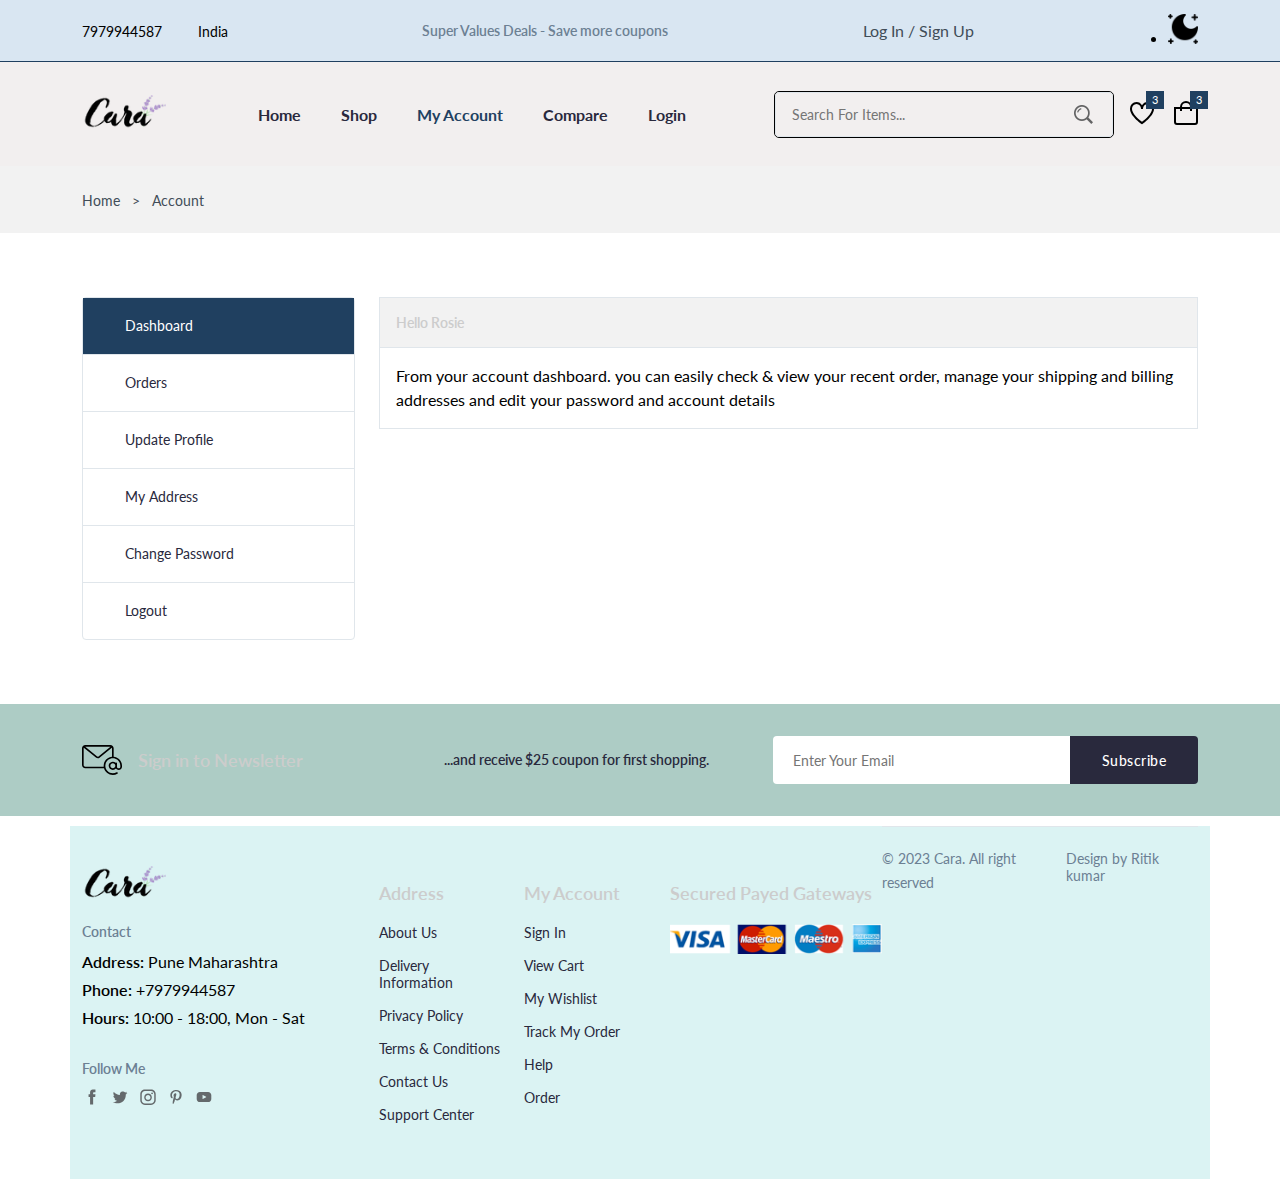
<file: evara-ecommerce-main/accounts.html>
<!DOCTYPE html>
<html lang="en">
  <head>
    <meta charset="UTF-8" />
    <meta name="viewport" content="width=device-width, initial-scale=1.0" />

    <!--=============== FLATICON ===============-->
    <link
      rel="stylesheet"
      href="https://cdn-uicons.flaticon.com/2.0.0/uicons-regular-straight/css/uicons-regular-straight.css"
    />

    <!--=============== SWIPER CSS ===============-->
    <link
      rel="stylesheet"
      href="https://cdn.jsdelivr.net/npm/swiper@11/swiper-bundle.min.css"
    />

    <!--=============== CSS ===============-->
    <link rel="stylesheet" href="./assets/css/styles.css" />

    <title>Ecommerce Website</title>
  </head>
  <body>
    <!--=============== HEADER ===============-->
    <header class="header">
      <div class="header__top">
        <div class="header__container container">
          <div class="header__contact">
            <span>7979944587</span>
            <span>India</span>
          </div>
          <p class="header__alert-news">
            Super Values Deals - Save more coupons
          </p>
          <a href="login-register.html" class="header__top-action">
            Log In / Sign Up
          </a>
          <li class="moon"><img src="assets/img/crescent-moon_6134069.png" alt="moon" class="dark_mode" id="darkModeToggle"></li>
        </div>
      </div>

      <nav class="nav container">
        <a href="index.html" class="nav__logo">
          <img
            class="nav__logo-img"
            src="assets/img/cara.png"
            alt="website logo"
          />
        </a>
        <div class="nav__menu" id="nav-menu">
          <ul class="nav__list">
            <li class="nav__item">
              <a href="index.html" class="nav__link">Home</a>
            </li>
            <li class="nav__item">
              <a href="shop.html" class="nav__link">Shop</a>
            </li>
            <li class="nav__item">
              <a href="accounts.html" class="nav__link active-link"
                >My Account</a
              >
            </li>
            <li class="nav__item">
              <a href="compare.html" class="nav__link">Compare</a>
            </li>
            <li class="nav__item">
              <a href="login-register.html" class="nav__link">Login</a>
            </li>
          </ul>
          <div class="header__search">
            <input
              type="text"
              placeholder="Search For Items..."
              class="form__input"
            />
            <button class="search__btn">
              <img src="assets/img/search.png" alt="search icon" />
            </button>
          </div>
        </div>
        <div class="header__user-actions">
          <a href="wishlist.html" class="header__action-btn" title="Wishlist">
            <img src="assets/img/icon-heart.svg" alt="" />
            <span class="count">3</span>
          </a>
          <a href="cart.html" class="header__action-btn" title="Cart">
            <img src="assets/img/icon-cart.svg" alt="" />
            <span class="count">3</span>
          </a>
        </div>
      </nav>
    </header>

    <!--=============== MAIN ===============-->
    <main class="main">
      <!--=============== BREADCRUMB ===============-->
      <section class="breadcrumb">
        <ul class="breadcrumb__list flex container">
          <li><a href="index.html" class="breadcrumb__link">Home</a></li>
          <li><span class="breadcrumb__link">></span></li>
          <li><span class="breadcrumb__link">Account</span></li>
        </ul>
      </section>

      <!--=============== ACCOUNTS ===============-->
      <section class="accounts section--lg">
        <div class="accounts__container container grid">
          <div class="account__tabs">
            <p class="account__tab active-tab" data-target="#dashboard">
              <i class="fi fi-rs-settings-sliders"></i> Dashboard
            </p>
            <p class="account__tab" data-target="#orders">
              <i class="fi fi-rs-shopping-bag"></i> Orders
            </p>
            <p class="account__tab" data-target="#update-profile">
              <i class="fi fi-rs-user"></i> Update Profile
            </p>
            <p class="account__tab" data-target="#address">
              <i class="fi fi-rs-marker"></i> My Address
            </p>
            <p class="account__tab" data-target="#change-password">
              <i class="fi fi-rs-settings-sliders"></i> Change Password
            </p>
            <p class="account__tab"><i class="fi fi-rs-exit"></i> Logout</p>
          </div>
          <div class="tabs__content">
            <div class="tab__content active-tab" content id="dashboard">
              <h3 class="tab__header">Hello Rosie</h3>
              <div class="tab__body">
                <p class="tab__description">
                  From your account dashboard. you can easily check & view your
                  recent order, manage your shipping and billing addresses and
                  edit your password and account details
                </p>
              </div>
            </div>
            <div class="tab__content" content id="orders">
              <h3 class="tab__header">Your Orders</h3>
              <div class="tab__body">
                <table class="placed__order-table">
                  <thead>
                    <tr>
                      <th>Orders</th>
                      <th>Date</th>
                      <th>Status</th>
                      <th>Totals</th>
                      <th>Actions</th>
                    </tr>
                  </thead>
                  <tbody>
                    <tr>
                      <td>#1357</td>
                      <td>March 19, 2022</td>
                      <td>Processing</td>
                      <td>$125.00</td>
                      <td><a href="#" class="view__order">View</a></td>
                    </tr>
                    <tr>
                      <td>#2468</td>
                      <td>June 29, 2022</td>
                      <td>Completed</td>
                      <td>$364.00</td>
                      <td><a href="#" class="view__order">View</a></td>
                    </tr>
                    <tr>
                      <td>#2366</td>
                      <td>August 02, 2022</td>
                      <td>Completed</td>
                      <td>$280.00</td>
                      <td><a href="#" class="view__order">View</a></td>
                    </tr>
                  </tbody>
                </table>
              </div>
            </div>
            <div class="tab__content" content id="update-profile">
              <h3 class="tab__header">Update Profile</h3>
              <div class="tab__body">
                <form class="form grid">
                  <input
                    type="text"
                    placeholder="Username"
                    class="form__input"
                  />
                  <div class="form__btn">
                    <button class="btn btn--md">Save</button>
                  </div>
                </form>
              </div>
            </div>
            <div class="tab__content" content id="address">
              <h3 class="tab__header">Shipping Address</h3>
              <div class="tab__body">
                <address class="address">
                  3522 Interstate <br />
                  75 Business Spur, <br />
                  Sault Ste. <br />
                  Marie, Mi 49783
                </address>
                <p class="city">New York</p>
                <a href="#" class="edit">Edit</a>
              </div>
            </div>
            <div class="tab__content" content id="change-password">
              <h3 class="tab__header">Change Password</h3>
              <div class="tab__body">
                <form class="form grid">
                  <input
                    type="password"
                    placeholder="Current Password"
                    class="form__input"
                  />
                  <input
                    type="password"
                    placeholder="New Password"
                    class="form__input"
                  />
                  <input
                    type="password"
                    placeholder="Confirm Password"
                    class="form__input"
                  />
                  <div class="form__btn">
                    <button class="btn btn--md">Save</button>
                  </div>
                </form>
              </div>
            </div>
          </div>
        </div>
      </section>

      <!--=============== NEWSLETTER ===============-->
      <section class="newsletter section">
        <div class="newsletter__container container grid">
          <h3 class="newsletter__title flex">
            <img
              src="./assets/img/icon-email.svg"
              alt=""
              class="newsletter__icon"
            />
            Sign in to Newsletter
          </h3>
          <p class="newsletter__description">
            ...and receive $25 coupon for first shopping.
          </p>
          <form action="" class="newsletter__form">
            <input
              type="text"
              placeholder="Enter Your Email"
              class="newsletter__input"
            />
            <button type="submit" class="newsletter__btn">Subscribe</button>
          </form>
        </div>
      </section>
    </main>

    <!--=============== FOOTER ===============-->
    <footer class="footer container">
      <div class="footer__container grid">
        <div class="footer__content">
          <a href="index.html" class="footer__logo">
            <img src="./assets/img/cara.png" alt="" class="footer__logo-img" />
          </a>
          <h4 class="footer__subtitle">Contact</h4>
          <p class="footer__description">
            <span>Address:</span> Pune Maharashtra
          </p>
          <p class="footer__description">
            <span>Phone:</span> +7979944587
          </p>
          <p class="footer__description">
            <span>Hours:</span> 10:00 - 18:00, Mon - Sat
          </p>
          <div class="footer__social">
            <h4 class="footer__subtitle">Follow Me</h4>
            <div class="footer__links flex">
              <a href="#">
                <img
                  src="./assets/img/icon-facebook.svg"
                  alt=""
                  class="footer__social-icon"
                />
              </a>
              <a href="#">
                <img
                  src="./assets/img/icon-twitter.svg"
                  alt=""
                  class="footer__social-icon"
                />
              </a>
              <a href="#">
                <img
                  src="./assets/img/icon-instagram.svg"
                  alt=""
                  class="footer__social-icon"
                />
              </a>
              <a href="#">
                <img
                  src="./assets/img/icon-pinterest.svg"
                  alt=""
                  class="footer__social-icon"
                />
              </a>
              <a href="#">
                <img
                  src="./assets/img/icon-youtube.svg"
                  alt=""
                  class="footer__social-icon"
                />
              </a>
            </div>
          </div>
        </div>
        <div class="footer__content">
          <h3 class="footer__title">Address</h3>
          <ul class="footer__links">
            <li><a href="#" class="footer__link">About Us</a></li>
            <li><a href="#" class="footer__link">Delivery Information</a></li>
            <li><a href="#" class="footer__link">Privacy Policy</a></li>
            <li><a href="#" class="footer__link">Terms & Conditions</a></li>
            <li><a href="#" class="footer__link">Contact Us</a></li>
            <li><a href="#" class="footer__link">Support Center</a></li>
          </ul>
        </div>
        <div class="footer__content">
          <h3 class="footer__title">My Account</h3>
          <ul class="footer__links">
            <li><a href="#" class="footer__link">Sign In</a></li>
            <li><a href="#" class="footer__link">View Cart</a></li>
            <li><a href="#" class="footer__link">My Wishlist</a></li>
            <li><a href="#" class="footer__link">Track My Order</a></li>
            <li><a href="#" class="footer__link">Help</a></li>
            <li><a href="#" class="footer__link">Order</a></li>
          </ul>
        </div>
        <div class="footer__content">
          <h3 class="footer__title">Secured Payed Gateways</h3>
          <img
            src="./assets/img/payment-method.png"
            alt=""
            class="payment__img"
          />
        </div>
      </div>
      <div class="footer__bottom">
        <p class="copyright">&copy; 2023 Cara. All right reserved</p>
        <span class="designer">Design by Ritik kumar</span>
      </div>
    </footer>

    <!--=============== SWIPER JS ===============-->
    <script src="https://cdn.jsdelivr.net/npm/swiper@11/swiper-bundle.min.js"></script>

    <!--=============== MAIN JS ===============-->
    <script src="assets/js/main.js"></script>
  </body>
</html>
</file>
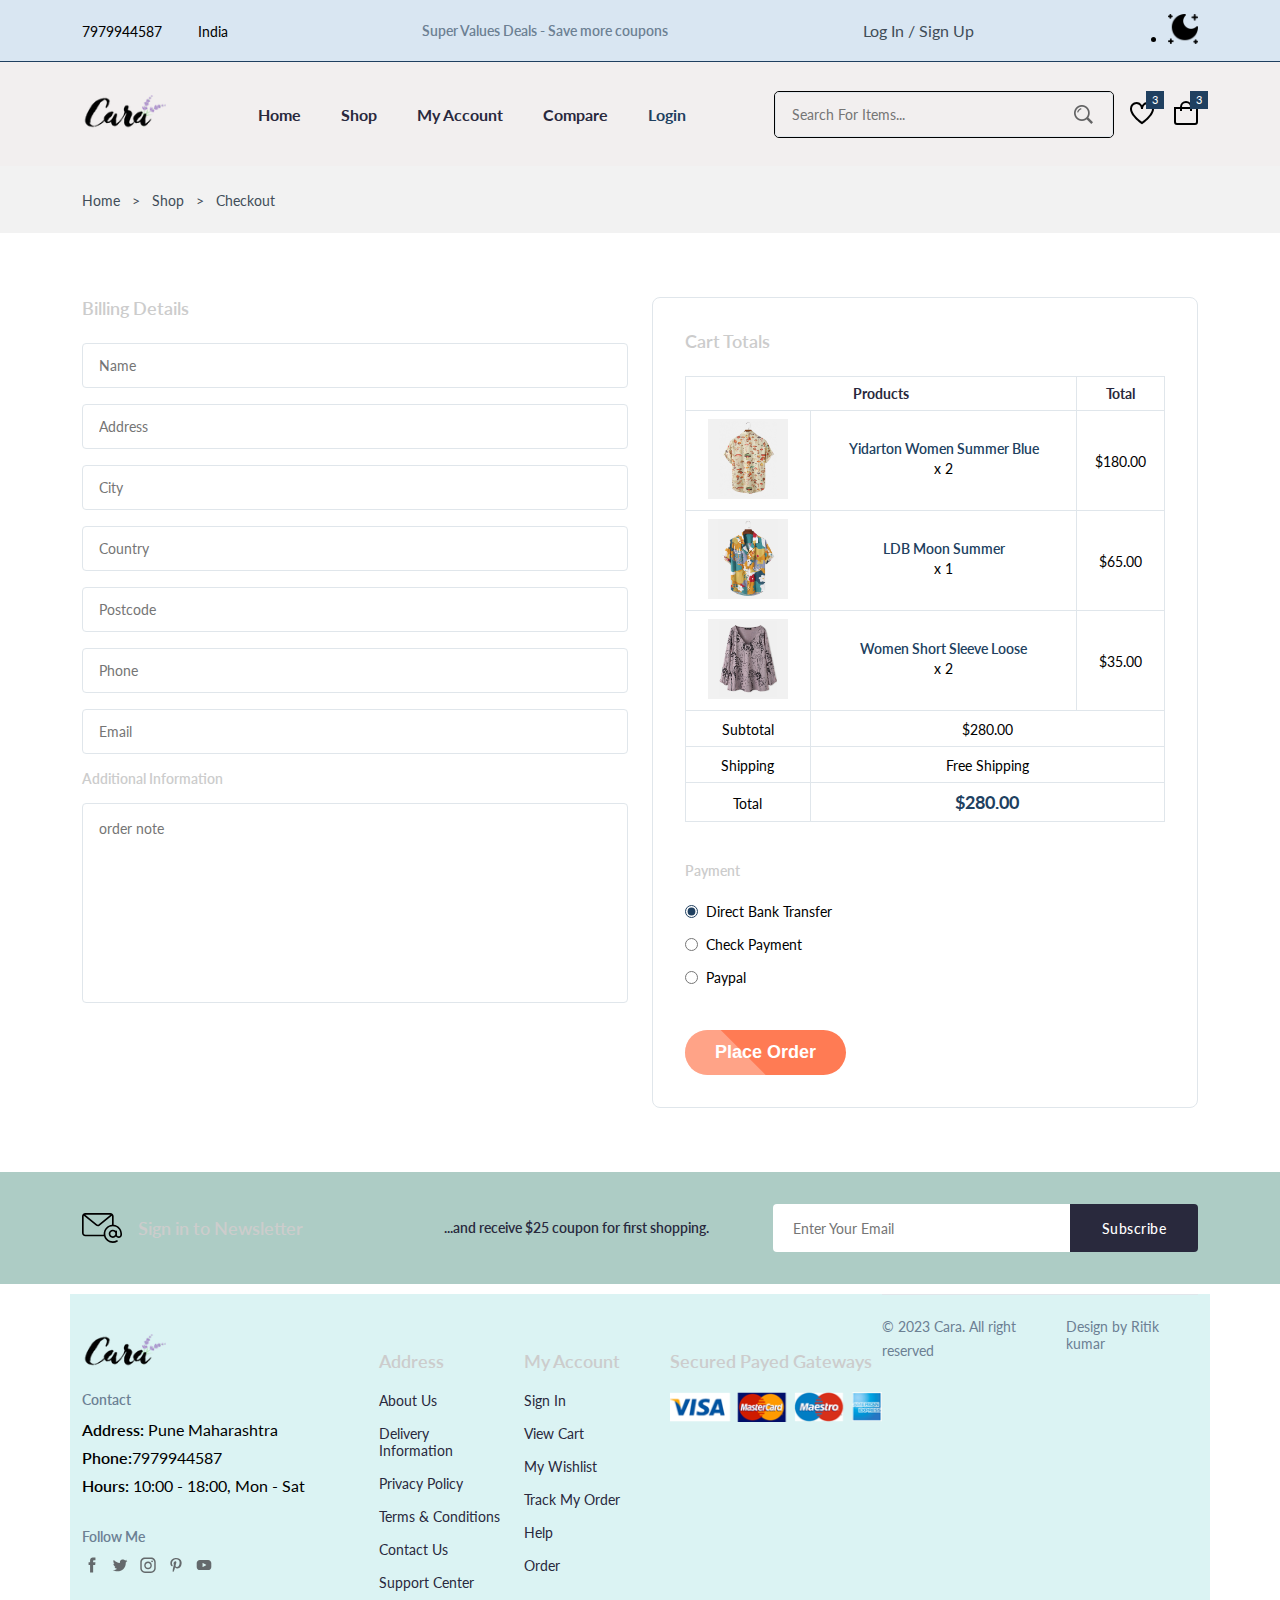
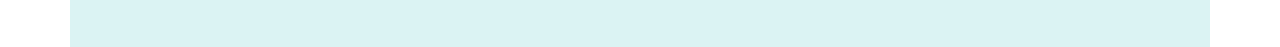
<file: evara-ecommerce-main/checkout.html>
<!DOCTYPE html>
<html lang="en">
  <head>
    <meta charset="UTF-8" />
    <meta name="viewport" content="width=device-width, initial-scale=1.0" />

    <!--=============== FLATICON ===============-->
    <link
      rel="stylesheet"
      href="https://cdn-uicons.flaticon.com/2.0.0/uicons-regular-straight/css/uicons-regular-straight.css"
    />

    <!--=============== SWIPER CSS ===============-->
    <link
      rel="stylesheet"
      href="https://cdn.jsdelivr.net/npm/swiper@11/swiper-bundle.min.css"
    />

    <!--=============== CSS ===============-->
    <link rel="stylesheet" href="./assets/css/styles.css" />

    <title>Ecommerce Website</title>
  </head>
  <body>
    <!--=============== HEADER ===============-->
    <header class="header">
      <div class="header__top">
        <div class="header__container container">
          <div class="header__contact">
            <span>7979944587</span>
            <span>India</span>
          </div>
          <p class="header__alert-news">
            Super Values Deals - Save more coupons
          </p>
          <a href="login-register.html" class="header__top-action">
            Log In / Sign Up
          </a>
          <li class="moon"><img src="assets/img/crescent-moon_6134069.png" alt="moon" class="dark_mode" id="darkModeToggle"></li>
        </div>
      </div>

      <nav class="nav container">
        <a href="index.html" class="nav__logo">
          <img
            class="nav__logo-img"
            src="assets/img/cara.png"
            alt="website logo"
          />
        </a>
        <div class="nav__menu" id="nav-menu">
          <ul class="nav__list">
            <li class="nav__item">
              <a href="index.html" class="nav__link">Home</a>
            </li>
            <li class="nav__item">
              <a href="shop.html" class="nav__link">Shop</a>
            </li>
            <li class="nav__item">
              <a href="accounts.html" class="nav__link">My Account</a>
            </li>
            <li class="nav__item">
              <a href="compare.html" class="nav__link">Compare</a>
            </li>
            <li class="nav__item">
              <a href="login-register.html" class="nav__link active-link"
                >Login</a
              >
            </li>
          </ul>
          <div class="header__search">
            <input
              type="text"
              placeholder="Search For Items..."
              class="form__input"
            />
            <button class="search__btn">
              <img src="assets/img/search.png" alt="search icon" />
            </button>
          </div>
        </div>
        <div class="header__user-actions">
          <a href="wishlist.html" class="header__action-btn" title="Wishlist">
            <img src="assets/img/icon-heart.svg" alt="" />
            <span class="count">3</span>
          </a>
          <a href="cart.html" class="header__action-btn" title="Cart">
            <img src="assets/img/icon-cart.svg" alt="" />
            <span class="count">3</span>
          </a>
        </div>
      </nav>
    </header>

    <!--=============== MAIN ===============-->
    <main class="main">
      <!--=============== BREADCRUMB ===============-->
      <section class="breadcrumb">
        <ul class="breadcrumb__list flex container">
          <li><a href="index.html" class="breadcrumb__link">Home</a></li>
          <li><span class="breadcrumb__link">></span></li>
          <li><span class="breadcrumb__link">Shop</span></li>
          <li><span class="breadcrumb__link">></span></li>
          <li><span class="breadcrumb__link">Checkout</span></li>
        </ul>
      </section>

      <!--=============== CHECKOUT ===============-->
      <section class="checkout section--lg">
        <div class="checkout__container container grid">
          <div class="checkout__group">
            <h3 class="section__title">Billing Details</h3>
            <form class="form grid">
              <input type="text" placeholder="Name" class="form__input" />
              <input type="text" placeholder="Address" class="form__input" />
              <input type="text" placeholder="City" class="form__input" />
              <input type="text" placeholder="Country" class="form__input" />
              <input type="text" placeholder="Postcode" class="form__input" />
              <input type="text" placeholder="Phone" class="form__input" />
              <input type="email" placeholder="Email" class="form__input" />
              <h3 class="checkout__title">Additional Information</h3>
              <textarea
                name=""
                placeholder="order note"
                class="form__input textarea"
              ></textarea>
            </form>
          </div>
          <div class="checkout__group">
            <h3 class="section__title">Cart Totals</h3>
            <table class="order__table">
              <thead>
                <tr>
                  <th colspan="2">Products</th>
                  <th>Total</th>
                </tr>
              </thead>

              <tbody>
                <tr>
                  <td>
                    <img
                      src="./assets/img/product-1-2.jpg"
                      alt=""
                      class="order__img"
                    />
                  </td>
                  <td>
                    <h3 class="table__title">Yidarton Women Summer Blue</h3>
                    <p class="table__quantity">x 2</p>
                  </td>
                  <td><span class="table__price">$180.00</span></td>
                </tr>
                <tr>
                  <td>
                    <img
                      src="./assets/img/product-2-1.jpg"
                      alt=""
                      class="order__img"
                    />
                  </td>
                  <td>
                    <h3 class="table__title">LDB Moon Summer</h3>
                    <p class="table__quantity">x 1</p>
                  </td>
                  <td><span class="table__price">$65.00</span></td>
                </tr>
                <tr>
                  <td>
                    <img
                      src="./assets/img/product-7-1.jpg"
                      alt=""
                      class="order__img"
                    />
                  </td>
                  <td>
                    <h3 class="table__title">Women Short Sleeve Loose</h3>
                    <p class="table__quantity">x 2</p>
                  </td>
                  <td><span class="table__price">$35.00</span></td>
                </tr>
                <tr>
                  <td><span class="order__subtitle">Subtotal</span></td>
                  <td colspan="2"><span class="table__price">$280.00</span></td>
                </tr>
                <tr>
                  <td><span class="order__subtitle">Shipping</span></td>
                  <td colspan="2">
                    <span class="table__price">Free Shipping</span>
                  </td>
                </tr>
                <tr>
                  <td><span class="order__subtitle">Total</span></td>
                  <td colspan="2">
                    <span class="order__grand-total">$280.00</span>
                  </td>
                </tr>
              </tbody>
            </table>
            <div class="payment__methods">
              <h3 class="checkout__title payment__title">Payment</h3>
              <div class="payment__option flex">
                <input
                  type="radio"
                  name="radio"
                  id="l1"
                  checked
                  class="payment__input"
                />
                <label for="l1" class="payment__label"
                  >Direct Bank Transfer</label
                >
              </div>
              <div class="payment__option flex">
                <input
                  type="radio"
                  name="radio"
                  id="l2"
                  class="payment__input"
                />
                <label for="l2" class="payment__label">Check Payment</label>
              </div>
              <div class="payment__option flex">
                <input
                  type="radio"
                  name="radio"
                  id="l3"
                  class="payment__input"
                />
                <label for="l3" class="payment__label">Paypal</label>
              </div>
            </div>
            <button class="btn btn--md">Place Order</button>
          </div>
        </div>
      </section>

      <!--=============== NEWSLETTER ===============-->
      <section class="newsletter section">
        <div class="newsletter__container container grid">
          <h3 class="newsletter__title flex">
            <img
              src="./assets/img/icon-email.svg"
              alt=""
              class="newsletter__icon"
            />
            Sign in to Newsletter
          </h3>
          <p class="newsletter__description">
            ...and receive $25 coupon for first shopping.
          </p>
          <form action="" class="newsletter__form">
            <input
              type="text"
              placeholder="Enter Your Email"
              class="newsletter__input"
            />
            <button type="submit" class="newsletter__btn">Subscribe</button>
          </form>
        </div>
      </section>
    </main>

    <!--=============== FOOTER ===============-->
    <footer class="footer container">
      <div class="footer__container grid">
        <div class="footer__content">
          <a href="index.html" class="footer__logo">
            <img src="./assets/img/cara.png" alt="" class="footer__logo-img" />
          </a>
          <h4 class="footer__subtitle">Contact</h4>
          <p class="footer__description">
            <span>Address:</span> Pune Maharashtra
          </p>
          <p class="footer__description">
            <span>Phone:</span>7979944587
          </p>
          <p class="footer__description">
            <span>Hours:</span> 10:00 - 18:00, Mon - Sat
          </p>
          <div class="footer__social">
            <h4 class="footer__subtitle">Follow Me</h4>
            <div class="footer__links flex">
              <a href="#">
                <img
                  src="./assets/img/icon-facebook.svg"
                  alt=""
                  class="footer__social-icon"
                />
              </a>
              <a href="#">
                <img
                  src="./assets/img/icon-twitter.svg"
                  alt=""
                  class="footer__social-icon"
                />
              </a>
              <a href="#">
                <img
                  src="./assets/img/icon-instagram.svg"
                  alt=""
                  class="footer__social-icon"
                />
              </a>
              <a href="#">
                <img
                  src="./assets/img/icon-pinterest.svg"
                  alt=""
                  class="footer__social-icon"
                />
              </a>
              <a href="#">
                <img
                  src="./assets/img/icon-youtube.svg"
                  alt=""
                  class="footer__social-icon"
                />
              </a>
            </div>
          </div>
        </div>
        <div class="footer__content">
          <h3 class="footer__title">Address</h3>
          <ul class="footer__links">
            <li><a href="#" class="footer__link">About Us</a></li>
            <li><a href="#" class="footer__link">Delivery Information</a></li>
            <li><a href="#" class="footer__link">Privacy Policy</a></li>
            <li><a href="#" class="footer__link">Terms & Conditions</a></li>
            <li><a href="#" class="footer__link">Contact Us</a></li>
            <li><a href="#" class="footer__link">Support Center</a></li>
          </ul>
        </div>
        <div class="footer__content">
          <h3 class="footer__title">My Account</h3>
          <ul class="footer__links">
            <li><a href="#" class="footer__link">Sign In</a></li>
            <li><a href="#" class="footer__link">View Cart</a></li>
            <li><a href="#" class="footer__link">My Wishlist</a></li>
            <li><a href="#" class="footer__link">Track My Order</a></li>
            <li><a href="#" class="footer__link">Help</a></li>
            <li><a href="#" class="footer__link">Order</a></li>
          </ul>
        </div>
        <div class="footer__content">
          <h3 class="footer__title">Secured Payed Gateways</h3>
          <img
            src="./assets/img/payment-method.png"
            alt=""
            class="payment__img"
          />
        </div>
      </div>
      <div class="footer__bottom">
        <p class="copyright">&copy; 2023 Cara. All right reserved</p>
        <span class="designer">Design by Ritik kumar</span>
      </div>
    </footer>

    <!--=============== SWIPER JS ===============-->
    <script src="https://cdn.jsdelivr.net/npm/swiper@11/swiper-bundle.min.js"></script>

    <!--=============== MAIN JS ===============-->
    <script src="assets/js/main.js"></script>
  </body>
</html>
</file>
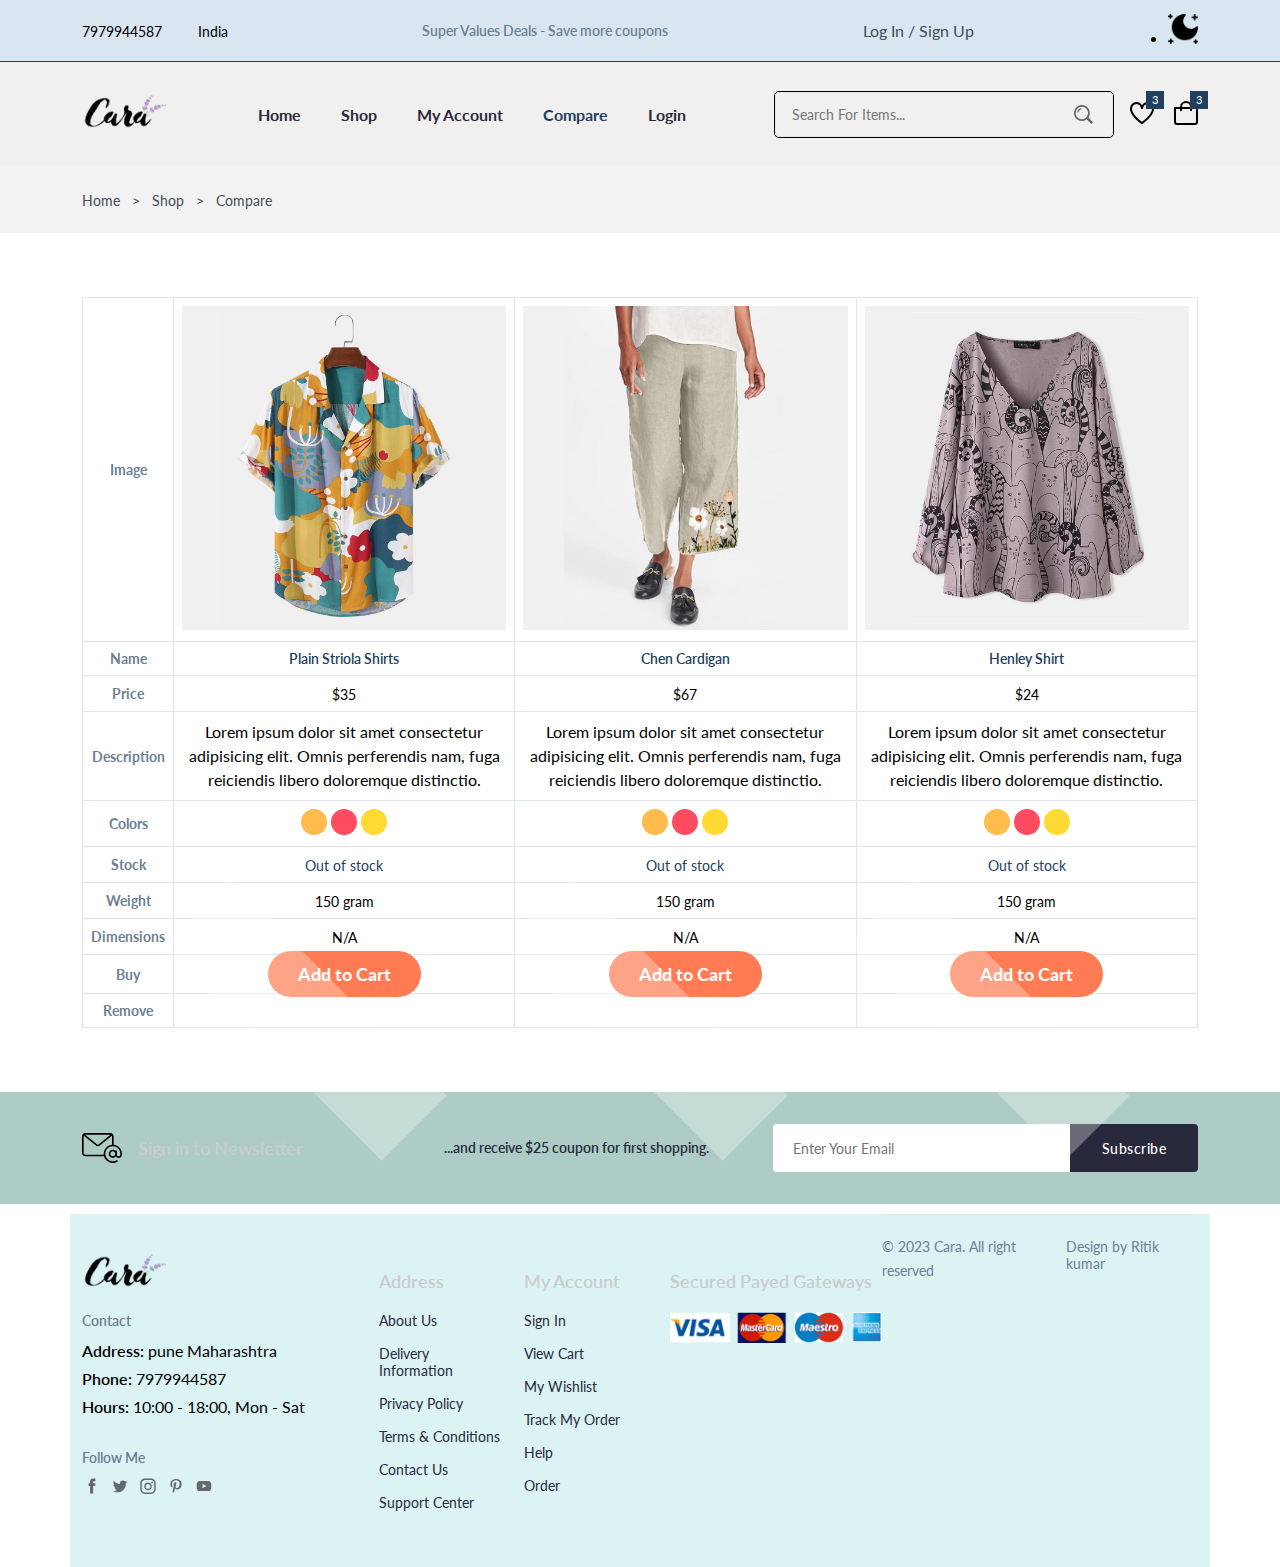
<file: evara-ecommerce-main/compare.html>
<!DOCTYPE html>
<html lang="en">
  <head>
    <meta charset="UTF-8" />
    <meta name="viewport" content="width=device-width, initial-scale=1.0" />

    <!--=============== FLATICON ===============-->
    <link
      rel="stylesheet"
      href="https://cdn-uicons.flaticon.com/2.0.0/uicons-regular-straight/css/uicons-regular-straight.css"
    />

    <!--=============== SWIPER CSS ===============-->
    <link
      rel="stylesheet"
      href="https://cdn.jsdelivr.net/npm/swiper@11/swiper-bundle.min.css"
    />

    <!--=============== CSS ===============-->
    <link rel="stylesheet" href="./assets/css/styles.css" />

    <title>Ecommerce Website</title>
  </head>
  <body>
    <!--=============== HEADER ===============-->
    <header class="header">
      <div class="header__top">
        <div class="header__container container">
          <div class="header__contact">
            <span>7979944587</span>
            <span>India</span>
          </div>
          <p class="header__alert-news">
            Super Values Deals - Save more coupons
          </p>
          <a href="login-register.html" class="header__top-action">
            Log In / Sign Up
          </a>
          <li class="moon"><img src="assets/img/crescent-moon_6134069.png" alt="moon" class="dark_mode" id="darkModeToggle"></li>
        </div>
      </div>

      <nav class="nav container">
        <a href="index.html" class="nav__logo">
          <img
            class="nav__logo-img"
            src="assets/img/cara.png"
            alt="website logo"
          />
        </a>
        <div class="nav__menu" id="nav-menu">
          <ul class="nav__list">
            <li class="nav__item">
              <a href="index.html" class="nav__link">Home</a>
            </li>
            <li class="nav__item">
              <a href="shop.html" class="nav__link">Shop</a>
            </li>
            <li class="nav__item">
              <a href="accounts.html" class="nav__link">My Account</a>
            </li>
            <li class="nav__item">
              <a href="compare.html" class="nav__link active-link">Compare</a>
            </li>
            <li class="nav__item">
              <a href="login-register.html" class="nav__link"
                >Login</a
              >
            </li>
          </ul>
          <div class="header__search">
            <input
              type="text"
              placeholder="Search For Items..."
              class="form__input"
            />
            <button class="search__btn">
              <img src="assets/img/search.png" alt="search icon" />
            </button>
          </div>
        </div>
        <div class="header__user-actions">
          <a href="wishlist.html" class="header__action-btn" title="Wishlist">
            <img src="assets/img/icon-heart.svg" alt="" />
            <span class="count">3</span>
          </a>
          <a href="cart.html" class="header__action-btn" title="Cart">
            <img src="assets/img/icon-cart.svg" alt="" />
            <span class="count">3</span>
          </a>
        </div>
      </nav>
    </header>

    <!--=============== MAIN ===============-->
    <main class="main">
      <!--=============== BREADCRUMB ===============-->
      <section class="breadcrumb">
        <ul class="breadcrumb__list flex container">
          <li><a href="index.html" class="breadcrumb__link">Home</a></li>
          <li><span class="breadcrumb__link">></span></li>
          <li><span class="breadcrumb__link">Shop</span></li>
          <li><span class="breadcrumb__link">></span></li>
          <li><span class="breadcrumb__link">Compare</span></li>
        </ul>
      </section>

      <!--=============== COMPARE ===============-->
      <section class="compare container section--lg">
        <table class="compare__table">
          <tr>
            <th>Image</th>
            <td>
              <img
                src="./assets/img/product-2-1.jpg"
                alt=""
                class="compare__img"
              />
            </td>
            <td>
              <img
                src="./assets/img/product-4-1.jpg"
                alt=""
                class="compare__img"
              />
            </td>
            <td>
              <img
                src="./assets/img/product-7-1.jpg"
                alt=""
                class="compare__img"
              />
            </td>
          </tr>
          <tr>
            <th>Name</th>
            <td><h3 class="table__title">Plain Striola Shirts</h3></td>
            <td><h3 class="table__title">Chen Cardigan</h3></td>
            <td><h3 class="table__title">Henley Shirt</h3></td>
          </tr>
          <tr>
            <th>Price</th>
            <td><span class="table__price">$35</span></td>
            <td><span class="table__price">$67</span></td>
            <td><span class="table__price">$24</span></td>
          </tr>
          <tr>
            <th>Description</th>
            <td>
              <p>
                Lorem ipsum dolor sit amet consectetur adipisicing elit. Omnis
                perferendis nam, fuga reiciendis libero doloremque distinctio.
              </p>
            </td>
            <td>
              <p>
                Lorem ipsum dolor sit amet consectetur adipisicing elit. Omnis
                perferendis nam, fuga reiciendis libero doloremque distinctio.
              </p>
            </td>
            <td>
              <p>
                Lorem ipsum dolor sit amet consectetur adipisicing elit. Omnis
                perferendis nam, fuga reiciendis libero doloremque distinctio.
              </p>
            </td>
          </tr>
          <tr>
            <th>Colors</th>
            <td>
              <ul class="color__list compare__colors">
                <li>
                  <a
                    href="#"
                    class="color__link"
                    style="background-color: hsl(37, 100%, 65%)"
                  ></a>
                </li>
                <li>
                  <a
                    href="#"
                    class="color__link"
                    style="background-color: hsl(353, 100%, 65%)"
                  ></a>
                </li>
                <li>
                  <a
                    href="#"
                    class="color__link"
                    style="background-color: hsl(49, 100%, 60%)"
                  ></a>
                </li>
              </ul>
            </td>
            <td>
              <ul class="color__list compare__colors">
                <li>
                  <a
                    href="#"
                    class="color__link"
                    style="background-color: hsl(37, 100%, 65%)"
                  ></a>
                </li>
                <li>
                  <a
                    href="#"
                    class="color__link"
                    style="background-color: hsl(353, 100%, 65%)"
                  ></a>
                </li>
                <li>
                  <a
                    href="#"
                    class="color__link"
                    style="background-color: hsl(49, 100%, 60%)"
                  ></a>
                </li>
              </ul>
            </td>
            <td>
              <ul class="color__list compare__colors">
                <li>
                  <a
                    href="#"
                    class="color__link"
                    style="background-color: hsl(37, 100%, 65%)"
                  ></a>
                </li>
                <li>
                  <a
                    href="#"
                    class="color__link"
                    style="background-color: hsl(353, 100%, 65%)"
                  ></a>
                </li>
                <li>
                  <a
                    href="#"
                    class="color__link"
                    style="background-color: hsl(49, 100%, 60%)"
                  ></a>
                </li>
              </ul>
            </td>
          </tr>
          <tr>
            <th>Stock</th>
            <td><span class="table__stock">Out of stock</span></td>
            <td><span class="table__stock">Out of stock</span></td>
            <td><span class="table__stock">Out of stock</span></td>
          </tr>
          <tr>
            <th>Weight</th>
            <td><span class="table__weight">150 gram</span></td>
            <td><span class="table__weight">150 gram</span></td>
            <td><span class="table__weight">150 gram</span></td>
          </tr>
          <tr>
            <th>Dimensions</th>
            <td><span class="table__dimension">N/A</span></td>
            <td><span class="table__dimension">N/A</span></td>
            <td><span class="table__dimension">N/A</span></td>
          </tr>
          <tr>
            <th>Buy</th>
            <td><a href="#" class="btn btm--sm">Add to Cart</a></td>
            <td><a href="#" class="btn btm--sm">Add to Cart</a></td>
            <td><a href="#" class="btn btm--sm">Add to Cart</a></td>
          </tr>
          <tr>
            <th>Remove</th>
            <td><i class="fi fi-rs-trash table__trash"></i></td>
            <td><i class="fi fi-rs-trash table__trash"></i></td>
            <td><i class="fi fi-rs-trash table__trash"></i></td>
          </tr>
        </table>
      </section>

      <!--=============== NEWSLETTER ===============-->
      <section class="newsletter section">
        <div class="newsletter__container container grid">
          <h3 class="newsletter__title flex">
            <img
              src="./assets/img/icon-email.svg"
              alt=""
              class="newsletter__icon"
            />
            Sign in to Newsletter
          </h3>
          <p class="newsletter__description">
            ...and receive $25 coupon for first shopping.
          </p>
          <form action="" class="newsletter__form">
            <input
              type="text"
              placeholder="Enter Your Email"
              class="newsletter__input"
            />
            <button type="submit" class="newsletter__btn">Subscribe</button>
          </form>
        </div>
      </section>
    </main>

    <!--=============== FOOTER ===============-->
    <footer class="footer container">
      <div class="footer__container grid">
        <div class="footer__content">
          <a href="index.html" class="footer__logo">
            <img src="./assets/img/cara.png" alt="" class="footer__logo-img" />
          </a>
          <h4 class="footer__subtitle">Contact</h4>
          <p class="footer__description">
            <span>Address:</span> pune Maharashtra
          </p>
          <p class="footer__description">
            <span>Phone:</span> 7979944587
          </p>
          <p class="footer__description">
            <span>Hours:</span> 10:00 - 18:00, Mon - Sat
          </p>
          <div class="footer__social">
            <h4 class="footer__subtitle">Follow Me</h4>
            <div class="footer__links flex">
              <a href="#">
                <img
                  src="./assets/img/icon-facebook.svg"
                  alt=""
                  class="footer__social-icon"
                />
              </a>
              <a href="#">
                <img
                  src="./assets/img/icon-twitter.svg"
                  alt=""
                  class="footer__social-icon"
                />
              </a>
              <a href="#">
                <img
                  src="./assets/img/icon-instagram.svg"
                  alt=""
                  class="footer__social-icon"
                />
              </a>
              <a href="#">
                <img
                  src="./assets/img/icon-pinterest.svg"
                  alt=""
                  class="footer__social-icon"
                />
              </a>
              <a href="#">
                <img
                  src="./assets/img/icon-youtube.svg"
                  alt=""
                  class="footer__social-icon"
                />
              </a>
            </div>
          </div>
        </div>
        <div class="footer__content">
          <h3 class="footer__title">Address</h3>
          <ul class="footer__links">
            <li><a href="#" class="footer__link">About Us</a></li>
            <li><a href="#" class="footer__link">Delivery Information</a></li>
            <li><a href="#" class="footer__link">Privacy Policy</a></li>
            <li><a href="#" class="footer__link">Terms & Conditions</a></li>
            <li><a href="#" class="footer__link">Contact Us</a></li>
            <li><a href="#" class="footer__link">Support Center</a></li>
          </ul>
        </div>
        <div class="footer__content">
          <h3 class="footer__title">My Account</h3>
          <ul class="footer__links">
            <li><a href="#" class="footer__link">Sign In</a></li>
            <li><a href="#" class="footer__link">View Cart</a></li>
            <li><a href="#" class="footer__link">My Wishlist</a></li>
            <li><a href="#" class="footer__link">Track My Order</a></li>
            <li><a href="#" class="footer__link">Help</a></li>
            <li><a href="#" class="footer__link">Order</a></li>
          </ul>
        </div>
        <div class="footer__content">
          <h3 class="footer__title">Secured Payed Gateways</h3>
          <img
            src="./assets/img/payment-method.png"
            alt=""
            class="payment__img"
          />
        </div>
      </div>
      <div class="footer__bottom">
        <p class="copyright">&copy; 2023 Cara. All right reserved</p>
        <span class="designer">Design by Ritik kumar</span>
      </div>
    </footer>

    <!--=============== SWIPER JS ===============-->
    <script src="https://cdn.jsdelivr.net/npm/swiper@11/swiper-bundle.min.js"></script>

    <!--=============== MAIN JS ===============-->
    <script src="assets/js/main.js"></script>
  </body>
</html>
</file>
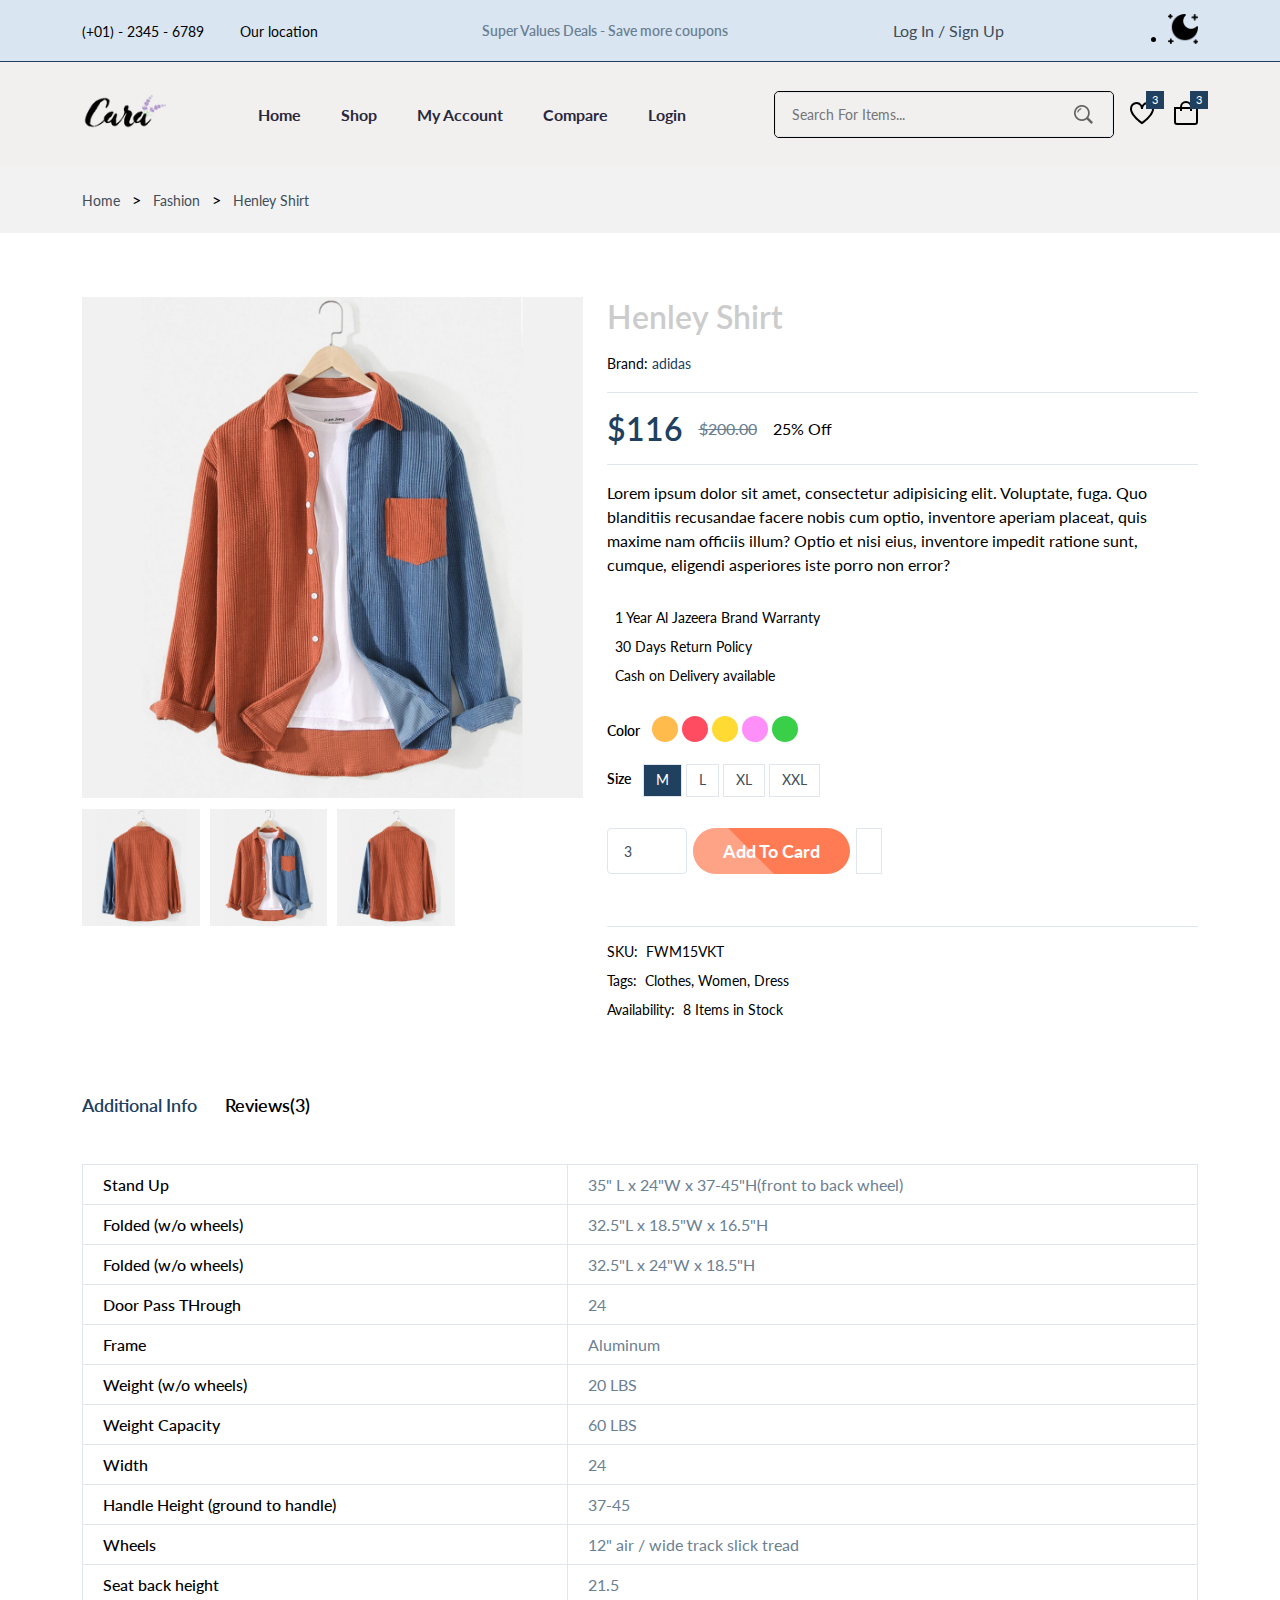
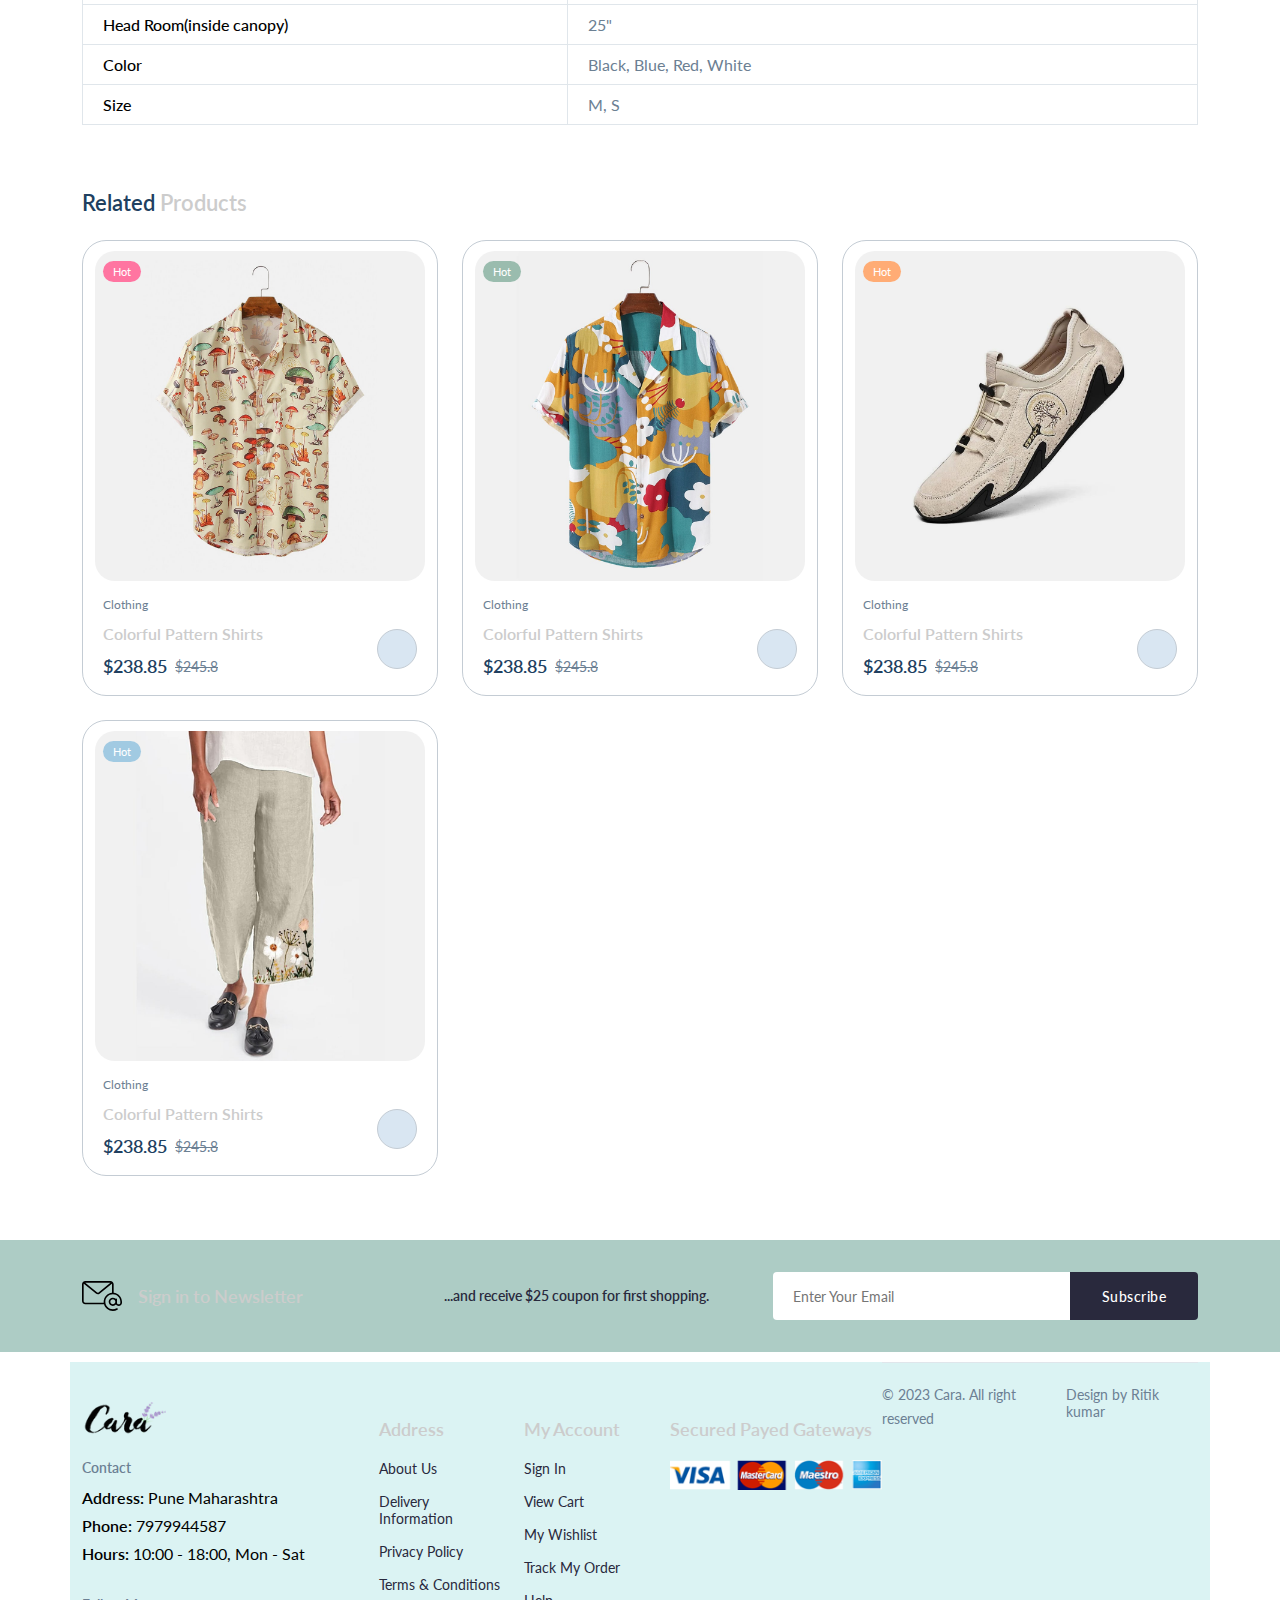
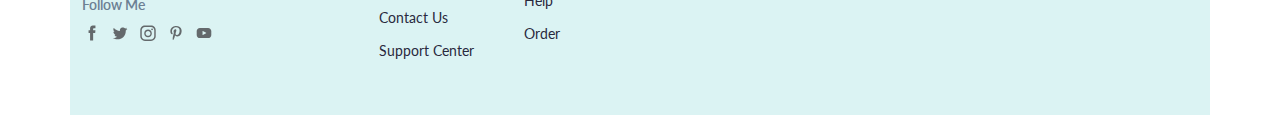
<file: evara-ecommerce-main/details.html>
<!DOCTYPE html>
<html lang="en">
  <head>
    <meta charset="UTF-8" />
    <meta name="viewport" content="width=device-width, initial-scale=1.0" />

    <!--=============== FLATICON ===============-->
    <link
      rel="stylesheet"
      href="https://cdn-uicons.flaticon.com/2.0.0/uicons-regular-straight/css/uicons-regular-straight.css"
    />

    <!--=============== SWIPER CSS ===============-->
    <link
      rel="stylesheet"
      href="https://cdn.jsdelivr.net/npm/swiper@11/swiper-bundle.min.css"
    />

    <!--=============== CSS ===============-->
    <link rel="stylesheet" href="./assets/css/styles.css" />

    <title>Ecommerce Website</title>
  </head>
  <body>
    <!--=============== HEADER ===============-->
    <header class="header">
      <div class="header__top">
        <div class="header__container container">
          <div class="header__contact">
            <span>(+01) - 2345 - 6789</span>
            <span>Our location</span>
          </div>
          <p class="header__alert-news">
            Super Values Deals - Save more coupons
          </p>
          <a href="login-register.html" class="header__top-action">
            Log In / Sign Up
          </a>
          <li class="moon"><img src="assets/img/crescent-moon_6134069.png" alt="moon" class="dark_mode" id="darkModeToggle"></li>
        </div>
      </div>

      <nav class="nav container">
        <a href="index.html" class="nav__logo">
          <img
            class="nav__logo-img"
            src="assets/img/cara.png"
            alt="website logo"
          />
        </a>
        <div class="nav__menu" id="nav-menu">
          <ul class="nav__list">
            <li class="nav__item">
              <a href="index.html" class="nav__link">Home</a>
            </li>
            <li class="nav__item">
              <a href="shop.html" class="nav__link">Shop</a>
            </li>
            <li class="nav__item">
              <a href="accounts.html" class="nav__link">My Account</a>
            </li>
            <li class="nav__item">
              <a href="compare.html" class="nav__link">Compare</a>
            </li>
            <li class="nav__item">
              <a href="login-register.html" class="nav__link">Login</a>
            </li>
          </ul>
          <div class="header__search">
            <input
              type="text"
              placeholder="Search For Items..."
              class="form__input"
            />
            <button class="search__btn">
              <img src="assets/img/search.png" alt="search icon" />
            </button>
          </div>
        </div>
        <div class="header__user-actions">
          <a href="wishlist.html" class="header__action-btn" title="Wishlist">
            <img src="assets/img/icon-heart.svg" alt="" />
            <span class="count">3</span>
          </a>
          <a href="cart.html" class="header__action-btn" title="Cart">
            <img src="assets/img/icon-cart.svg" alt="" />
            <span class="count">3</span>
          </a>
        </div>
      </nav>
    </header>

    <!--=============== MAIN ===============-->
    <main class="main">
      <!--=============== BREADCRUMB ===============-->
      <section class="breadcrumb">
        <ul class="breadcrumb__list flex container">
          <li><a href="index.html" class="breadcrumb__link">Home</a></li>
          <li><span class="breadcrumb__link"></span>></li>
          <li><span class="breadcrumb__link">Fashion</span></li>
          <li><span class="breadcrumb__link"></span>></li>
          <li><span class="breadcrumb__link">Henley Shirt</span></li>
        </ul>
      </section>

      <!--=============== DETAILS ===============-->
      <section class="details section--lg">
        <div class="details__container container grid">
          <div class="details__group">
            <img
              src="./assets/img/product-8-1.jpg"
              alt=""
              class="details__img"
            />
            <div class="details__small-images grid">
              <img
                src="./assets/img/product-8-2.jpg"
                alt=""
                class="details__small-img"
              />
              <img
                src="./assets/img/product-8-1.jpg"
                alt=""
                class="details__small-img"
              />
              <img
                src="./assets/img/product-8-2.jpg"
                alt=""
                class="details__small-img"
              />
            </div>
          </div>
          <div class="details__group">
            <h3 class="details__title">Henley Shirt</h3>
            <p class="details__brand">Brand: <span>adidas</span></p>
            <div class="details__price flex">
              <span class="new__price">$116</span>
              <span class="old__price">$200.00</span>
              <span class="save__price">25% Off</span>
            </div>
            <p class="short__description">
              Lorem ipsum dolor sit amet, consectetur adipisicing elit.
              Voluptate, fuga. Quo blanditiis recusandae facere nobis cum optio,
              inventore aperiam placeat, quis maxime nam officiis illum? Optio
              et nisi eius, inventore impedit ratione sunt, cumque, eligendi
              asperiores iste porro non error?
            </p>
            <ul class="products__list">
              <li class="list__item flex">
                <i class="fi-rs-crown"></i> 1 Year Al Jazeera Brand Warranty
              </li>
              <li class="list__item flex">
                <i class="fi-rs-refresh"></i> 30 Days Return Policy
              </li>
              <li class="list__item flex">
                <i class="fi-rs-credit-card"></i> Cash on Delivery available
              </li>
            </ul>
            <div class="details__color flex">
              <span class="details__color-title">Color</span>
              <ul class="color__list">
                <li>
                  <a
                    href="#"
                    class="color__link"
                    style="background-color: hsl(37, 100%, 65%)"
                  ></a>
                </li>
                <li>
                  <a
                    href="#"
                    class="color__link"
                    style="background-color: hsl(353, 100%, 65%)"
                  ></a>
                </li>
                <li>
                  <a
                    href="#"
                    class="color__link"
                    style="background-color: hsl(49, 100%, 60%)"
                  ></a>
                </li>
                <li>
                  <a
                    href="#"
                    class="color__link"
                    style="background-color: hsl(304, 100%, 78%)"
                  ></a>
                </li>
                <li>
                  <a
                    href="#"
                    class="color__link"
                    style="background-color: hsl(126, 61%, 52%)"
                  ></a>
                </li>
              </ul>
            </div>
            <div class="details__size flex">
              <span class="details__size-title">Size</span>
              <ul class="size__list">
                <li>
                  <a href="#" class="size__link size-active">M</a>
                </li>
                <li>
                  <a href="#" class="size__link">L</a>
                </li>
                <li>
                  <a href="#" class="size__link">XL</a>
                </li>
                <li>
                  <a href="#" class="size__link">XXL</a>
                </li>
              </ul>
            </div>
            <div class="details__action">
              <input type="number" class="quantity" value="3" />
              <a href="#" class="btn btn--sm">Add To Card</a>
              <a href="#" class="details__action-btn">
                <i class="fi fi-rs-heart"></i>
              </a>
            </div>
            <ul class="details__meta">
              <li class="meta__list flex"><span>SKU:</span>FWM15VKT</li>
              <li class="meta__list flex">
                <span>Tags:</span>Clothes, Women, Dress
              </li>
              <li class="meta__list flex">
                <span>Availability:</span>8 Items in Stock
              </li>
            </ul>
          </div>
        </div>
      </section>

      <!--=============== DETAILS TAB ===============-->
      <section class="details__tab container">
        <div class="detail__tabs">
          <span class="detail__tab active-tab" data-target="#info">
            Additional Info
          </span>
          <span class="detail__tab" data-target="#reviews">Reviews(3)</span>
        </div>
        <div class="details__tabs-content">
          <div class="details__tab-content active-tab" content id="info">
            <table class="info__table">
              <tr>
                <th>Stand Up</th>
                <td>35" L x 24"W x 37-45"H(front to back wheel)</td>
              </tr>
              <tr>
                <th>Folded (w/o wheels)</th>
                <td>32.5"L x 18.5"W x 16.5"H</td>
              </tr>
              <tr>
                <th>Folded (w/o wheels)</th>
                <td>32.5"L x 24"W x 18.5"H</td>
              </tr>
              <tr>
                <th>Door Pass THrough</th>
                <td>24</td>
              </tr>
              <tr>
                <th>Frame</th>
                <td>Aluminum</td>
              </tr>
              <tr>
                <th>Weight (w/o wheels)</th>
                <td>20 LBS</td>
              </tr>
              <tr>
                <th>Weight Capacity</th>
                <td>60 LBS</td>
              </tr>
              <tr>
                <th>Width</th>
                <td>24</td>
              </tr>
              <tr>
                <th>Handle Height (ground to handle)</th>
                <td>37-45</td>
              </tr>
              <tr>
                <th>Wheels</th>
                <td>12" air / wide track slick tread</td>
              </tr>
              <tr>
                <th>Seat back height</th>
                <td>21.5</td>
              </tr>
              <tr>
                <th>Head Room(inside canopy)</th>
                <td>25"</td>
              </tr>
              <tr>
                <th>Color</th>
                <td>Black, Blue, Red, White</td>
              </tr>
              <tr>
                <th>Size</th>
                <td>M, S</td>
              </tr>
            </table>
          </div>
          <div class="details__tab-content" content id="reviews">
            <div class="reviews__container grid">
              <div class="review__single">
                <div>
                  <img
                    src="./assets/img/avatar-1.jpg"
                    alt=""
                    class="review__img"
                  />
                  <h4 class="review__title">Jacky Chan</h4>
                </div>
                <div class="review__data">
                  <div class="review__rating">
                    <i class="fi fi-rs-star"></i>
                    <i class="fi fi-rs-star"></i>
                    <i class="fi fi-rs-star"></i>
                    <i class="fi fi-rs-star"></i>
                    <i class="fi fi-rs-star"></i>
                  </div>
                  <p class="review__description">
                    Thank you, very fast shipping from Poland only 3days.
                  </p>
                  <span class="review__date">December 4, 2022 at 3:12 pm</span>
                </div>
              </div>
              <div class="review__single">
                <div>
                  <img
                    src="./assets/img/avatar-2.jpg"
                    alt=""
                    class="review__img"
                  />
                  <h4 class="review__title">Meriem Js</h4>
                </div>
                <div class="review__data">
                  <div class="review__rating">
                    <i class="fi fi-rs-star"></i>
                    <i class="fi fi-rs-star"></i>
                    <i class="fi fi-rs-star"></i>
                    <i class="fi fi-rs-star"></i>
                    <i class="fi fi-rs-star"></i>
                  </div>
                  <p class="review__description">
                    Great low price and works well
                  </p>
                  <span class="review__date">August 23, 2022 at 19:45 pm</span>
                </div>
              </div>
              <div class="review__single">
                <div>
                  <img
                    src="./assets/img/avatar-3.jpg"
                    alt=""
                    class="review__img"
                  />
                  <h4 class="review__title">Moh Benz</h4>
                </div>
                <div class="review__data">
                  <div class="review__rating">
                    <i class="fi fi-rs-star"></i>
                    <i class="fi fi-rs-star"></i>
                    <i class="fi fi-rs-star"></i>
                    <i class="fi fi-rs-star"></i>
                    <i class="fi fi-rs-star"></i>
                  </div>
                  <p class="review__description">
                    Authentic and beautiful, Love these ways more than ever
                    expected, They are great earphones.
                  </p>
                  <span class="review__date">March 2, 2021 at 10:01 am</span>
                </div>
              </div>
            </div>
            <div class="review__form">
              <h4 class="review__form-title">Add a review</h4>
              <div class="rate__product">
                <i class="fi fi-rs-star"></i>
                <i class="fi fi-rs-star"></i>
                <i class="fi fi-rs-star"></i>
                <i class="fi fi-rs-star"></i>
                <i class="fi fi-rs-star"></i>
              </div>
              <form action="" class="form grid">
                <textarea
                  class="form__input textarea"
                  placeholder="Write Comment"
                ></textarea>
                <div class="form__group grid">
                  <input type="text" placeholder="Name" class="form__input">
                  <input type="email" placeholder="Email" class="form__input">
                </div>
                <div class="form__btn">
                  <button class="btn">Submit Review</button>
                </div>
              </form>
            </div>
          </div>
        </div>
      </section>

      <!--=============== PRODUCTS ===============-->
      <section class="products container section--lg">
        <h3 class="section__title"><span>Related</span> Products</h3>
        <div class="products__container grid">
          <div class="product__item">
            <div class="product__banner">
              <a href="details.html" class="product__images">
                <img
                  src="assets/img/product-1-1.jpg"
                  alt=""
                  class="product__img default"
                />
                <img
                  src="assets/img/product-1-2.jpg"
                  alt=""
                  class="product__img hover"
                />
              </a>
              <div class="product__actions">
                <a href="#" class="action__btn" aria-label="Quick View">
                  <i class="fi fi-rs-eye"></i>
                </a>
                <a
                  href="#"
                  class="action__btn"
                  aria-label="Add to Wishlist"
                >
                  <i class="fi fi-rs-heart"></i>
                </a>
                <a href="#" class="action__btn" aria-label="Compare">
                  <i class="fi fi-rs-shuffle"></i>
                </a>
              </div>
              <div class="product__badge light-pink">Hot</div>
            </div>
            <div class="product__content">
              <span class="product__category">Clothing</span>
              <a href="details.html">
                <h3 class="product__title">Colorful Pattern Shirts</h3>
              </a>
              <div class="product__rating">
                <i class="fi fi-rs-star"></i>
                <i class="fi fi-rs-star"></i>
                <i class="fi fi-rs-star"></i>
                <i class="fi fi-rs-star"></i>
                <i class="fi fi-rs-star"></i>
              </div>
              <div class="product__price flex">
                <span class="new__price">$238.85</span>
                <span class="old__price">$245.8</span>
              </div>
              <a
                href="#"
                class="action__btn cart__btn"
                aria-label="Add To Cart"
              >
                <i class="fi fi-rs-shopping-bag-add"></i>
              </a>
            </div>
          </div>
          <div class="product__item">
            <div class="product__banner">
              <a href="details.html" class="product__images">
                <img
                  src="assets/img/product-2-1.jpg"
                  alt=""
                  class="product__img default"
                />
                <img
                  src="assets/img/product-2-2.jpg"
                  alt=""
                  class="product__img hover"
                />
              </a>
              <div class="product__actions">
                <a href="#" class="action__btn" aria-label="Quick View">
                  <i class="fi fi-rs-eye"></i>
                </a>
                <a
                  href="#"
                  class="action__btn"
                  aria-label="Add to Wishlist"
                >
                  <i class="fi fi-rs-heart"></i>
                </a>
                <a href="#" class="action__btn" aria-label="Compare">
                  <i class="fi fi-rs-shuffle"></i>
                </a>
              </div>
              <div class="product__badge light-green">Hot</div>
            </div>
            <div class="product__content">
              <span class="product__category">Clothing</span>
              <a href="details.html">
                <h3 class="product__title">Colorful Pattern Shirts</h3>
              </a>
              <div class="product__rating">
                <i class="fi fi-rs-star"></i>
                <i class="fi fi-rs-star"></i>
                <i class="fi fi-rs-star"></i>
                <i class="fi fi-rs-star"></i>
                <i class="fi fi-rs-star"></i>
              </div>
              <div class="product__price flex">
                <span class="new__price">$238.85</span>
                <span class="old__price">$245.8</span>
              </div>
              <a
                href="#"
                class="action__btn cart__btn"
                aria-label="Add To Cart"
              >
                <i class="fi fi-rs-shopping-bag-add"></i>
              </a>
            </div>
          </div>
          <div class="product__item">
            <div class="product__banner">
              <a href="details.html" class="product__images">
                <img
                  src="assets/img/product-3-1.jpg"
                  alt=""
                  class="product__img default"
                />
                <img
                  src="assets/img/product-3-2.jpg"
                  alt=""
                  class="product__img hover"
                />
              </a>
              <div class="product__actions">
                <a href="#" class="action__btn" aria-label="Quick View">
                  <i class="fi fi-rs-eye"></i>
                </a>
                <a
                  href="#"
                  class="action__btn"
                  aria-label="Add to Wishlist"
                >
                  <i class="fi fi-rs-heart"></i>
                </a>
                <a href="#" class="action__btn" aria-label="Compare">
                  <i class="fi fi-rs-shuffle"></i>
                </a>
              </div>
              <div class="product__badge light-orange">Hot</div>
            </div>
            <div class="product__content">
              <span class="product__category">Clothing</span>
              <a href="details.html">
                <h3 class="product__title">Colorful Pattern Shirts</h3>
              </a>
              <div class="product__rating">
                <i class="fi fi-rs-star"></i>
                <i class="fi fi-rs-star"></i>
                <i class="fi fi-rs-star"></i>
                <i class="fi fi-rs-star"></i>
                <i class="fi fi-rs-star"></i>
              </div>
              <div class="product__price flex">
                <span class="new__price">$238.85</span>
                <span class="old__price">$245.8</span>
              </div>
              <a
                href="#"
                class="action__btn cart__btn"
                aria-label="Add To Cart"
              >
                <i class="fi fi-rs-shopping-bag-add"></i>
              </a>
            </div>
          </div>
          <div class="product__item">
            <div class="product__banner">
              <a href="details.html" class="product__images">
                <img
                  src="assets/img/product-4-1.jpg"
                  alt=""
                  class="product__img default"
                />
                <img
                  src="assets/img/product-4-2.jpg"
                  alt=""
                  class="product__img hover"
                />
              </a>
              <div class="product__actions">
                <a href="#" class="action__btn" aria-label="Quick View">
                  <i class="fi fi-rs-eye"></i>
                </a>
                <a
                  href="#"
                  class="action__btn"
                  aria-label="Add to Wishlist"
                >
                  <i class="fi fi-rs-heart"></i>
                </a>
                <a href="#" class="action__btn" aria-label="Compare">
                  <i class="fi fi-rs-shuffle"></i>
                </a>
              </div>
              <div class="product__badge light-blue">Hot</div>
            </div>
            <div class="product__content">
              <span class="product__category">Clothing</span>
              <a href="details.html">
                <h3 class="product__title">Colorful Pattern Shirts</h3>
              </a>
              <div class="product__rating">
                <i class="fi fi-rs-star"></i>
                <i class="fi fi-rs-star"></i>
                <i class="fi fi-rs-star"></i>
                <i class="fi fi-rs-star"></i>
                <i class="fi fi-rs-star"></i>
              </div>
              <div class="product__price flex">
                <span class="new__price">$238.85</span>
                <span class="old__price">$245.8</span>
              </div>
              <a
                href="#"
                class="action__btn cart__btn"
                aria-label="Add To Cart"
              >
                <i class="fi fi-rs-shopping-bag-add"></i>
              </a>
            </div>
          </div>
        </div>
      </section>

      <!--=============== NEWSLETTER ===============-->
      <section class="newsletter section">
        <div class="newsletter__container container grid">
          <h3 class="newsletter__title flex">
            <img
              src="./assets/img/icon-email.svg"
              alt=""
              class="newsletter__icon"
            />
            Sign in to Newsletter
          </h3>
          <p class="newsletter__description">
            ...and receive $25 coupon for first shopping.
          </p>
          <form action="" class="newsletter__form">
            <input
              type="text"
              placeholder="Enter Your Email"
              class="newsletter__input"
            />
            <button type="submit" class="newsletter__btn">Subscribe</button>
          </form>
        </div>
      </section>
    </main>

    <!--=============== FOOTER ===============-->
    <footer class="footer container">
      <div class="footer__container grid">
        <div class="footer__content">
          <a href="index.html" class="footer__logo">
            <img src="./assets/img/cara.png" alt="" class="footer__logo-img" />
          </a>
          <h4 class="footer__subtitle">Contact</h4>
          <p class="footer__description">
            <span>Address:</span> Pune Maharashtra
          </p>
          <p class="footer__description">
            <span>Phone:</span> 7979944587
          </p>
          <p class="footer__description">
            <span>Hours:</span> 10:00 - 18:00, Mon - Sat
          </p>
          <div class="footer__social">
            <h4 class="footer__subtitle">Follow Me</h4>
            <div class="footer__links flex">
              <a href="#">
                <img
                  src="./assets/img/icon-facebook.svg"
                  alt=""
                  class="footer__social-icon"
                />
              </a>
              <a href="#">
                <img
                  src="./assets/img/icon-twitter.svg"
                  alt=""
                  class="footer__social-icon"
                />
              </a>
              <a href="#">
                <img
                  src="./assets/img/icon-instagram.svg"
                  alt=""
                  class="footer__social-icon"
                />
              </a>
              <a href="#">
                <img
                  src="./assets/img/icon-pinterest.svg"
                  alt=""
                  class="footer__social-icon"
                />
              </a>
              <a href="#">
                <img
                  src="./assets/img/icon-youtube.svg"
                  alt=""
                  class="footer__social-icon"
                />
              </a>
            </div>
          </div>
        </div>
        <div class="footer__content">
          <h3 class="footer__title">Address</h3>
          <ul class="footer__links">
            <li><a href="#" class="footer__link">About Us</a></li>
            <li><a href="#" class="footer__link">Delivery Information</a></li>
            <li><a href="#" class="footer__link">Privacy Policy</a></li>
            <li><a href="#" class="footer__link">Terms & Conditions</a></li>
            <li><a href="#" class="footer__link">Contact Us</a></li>
            <li><a href="#" class="footer__link">Support Center</a></li>
          </ul>
        </div>
        <div class="footer__content">
          <h3 class="footer__title">My Account</h3>
          <ul class="footer__links">
            <li><a href="#" class="footer__link">Sign In</a></li>
            <li><a href="#" class="footer__link">View Cart</a></li>
            <li><a href="#" class="footer__link">My Wishlist</a></li>
            <li><a href="#" class="footer__link">Track My Order</a></li>
            <li><a href="#" class="footer__link">Help</a></li>
            <li><a href="#" class="footer__link">Order</a></li>
          </ul>
        </div>
        <div class="footer__content">
          <h3 class="footer__title">Secured Payed Gateways</h3>
          <img
            src="./assets/img/payment-method.png"
            alt=""
            class="payment__img"
          />
        </div>
      </div>
      <div class="footer__bottom">
        <p class="copyright">&copy; 2023 Cara. All right reserved</p>
        <span class="designer">Design by Ritik kumar</span>
      </div>
    </footer>

    <!--=============== SWIPER JS ===============-->
    <script src="https://cdn.jsdelivr.net/npm/swiper@11/swiper-bundle.min.js"></script>

    <!--=============== MAIN JS ===============-->
    <script src="assets/js/main.js"></script>
  </body>
</html>
</file>
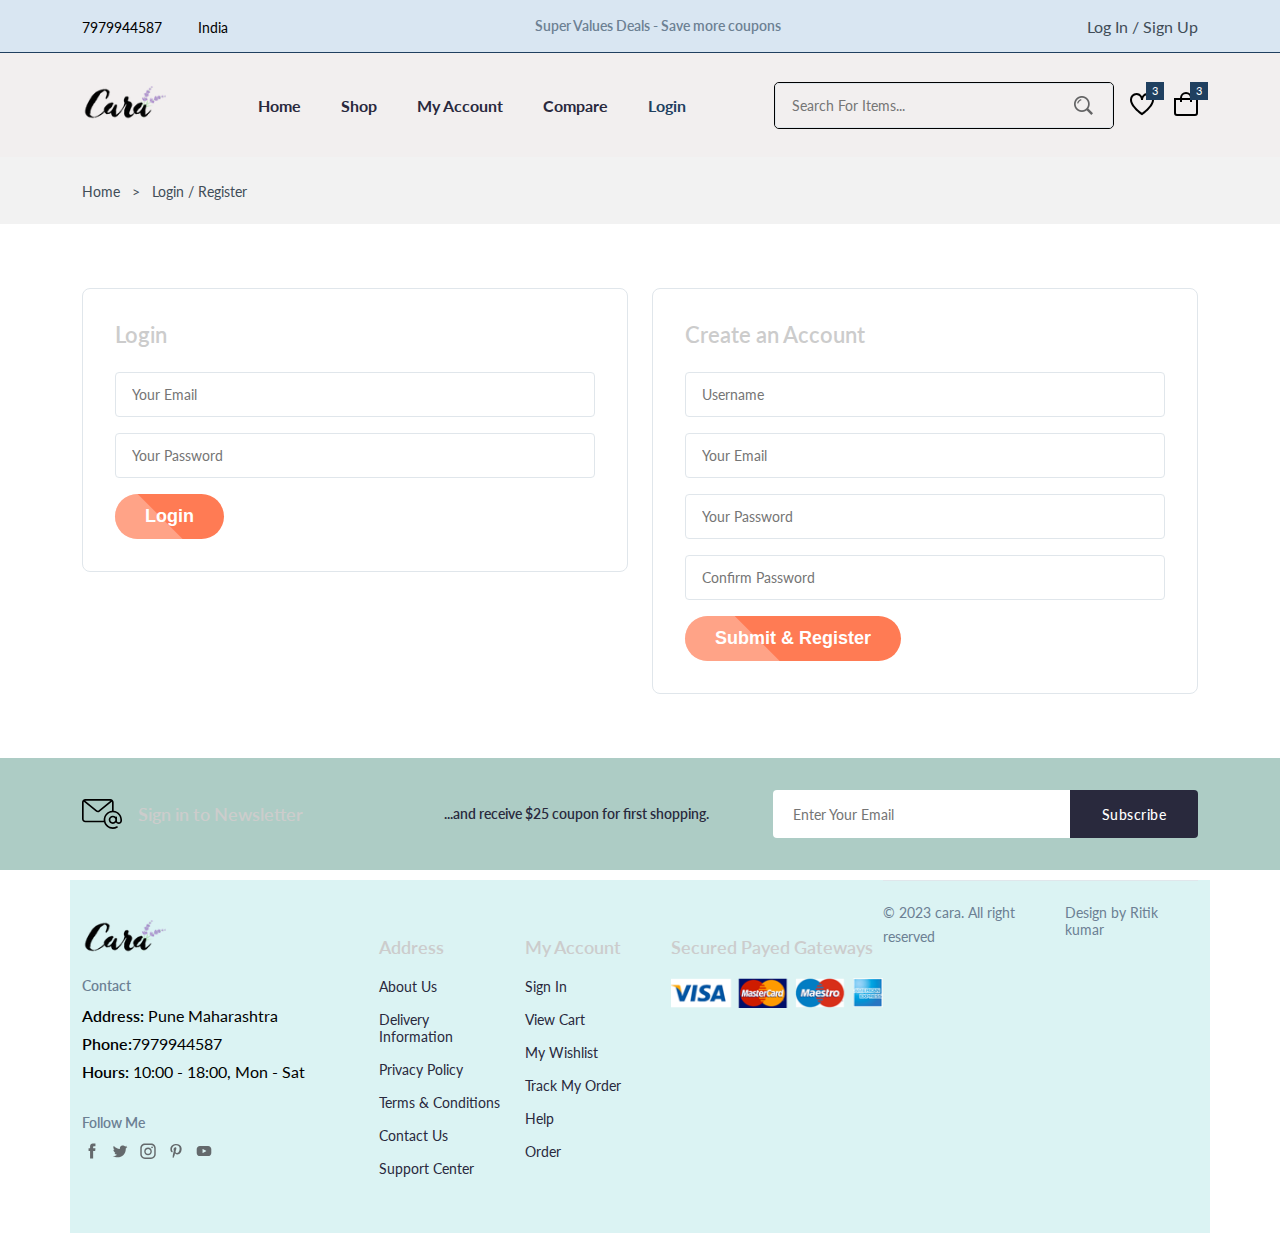
<file: evara-ecommerce-main/login-register.html>
<!DOCTYPE html>
<html lang="en">
  <head>
    <meta charset="UTF-8" />
    <meta name="viewport" content="width=device-width, initial-scale=1.0" />

    <!--=============== FLATICON ===============-->
    <link
      rel="stylesheet"
      href="https://cdn-uicons.flaticon.com/2.0.0/uicons-regular-straight/css/uicons-regular-straight.css"
    />

    <!--=============== SWIPER CSS ===============-->
    <link
      rel="stylesheet"
      href="https://cdn.jsdelivr.net/npm/swiper@11/swiper-bundle.min.css"
    />

    <!--=============== CSS ===============-->
    <link rel="stylesheet" href="./assets/css/styles.css" />

    <title>Ecommerce Website</title>
  </head>
  <body>
    <!--=============== HEADER ===============-->
    <header class="header">
      <div class="header__top">
        <div class="header__container container">
          <div class="header__contact">
            <span>7979944587</span>
            <span>India</span>
          </div>
          <p class="header__alert-news">
            Super Values Deals - Save more coupons
          </p>
          <a href="login-register.html" class="header__top-action">
            Log In / Sign Up
          </a>
        </div>
      </div>

      <nav class="nav container">
        <a href="index.html" class="nav__logo">
          <img
            class="nav__logo-img"
            src="assets/img/cara.png"
            alt="website logo"
          />
        </a>
        <div class="nav__menu" id="nav-menu">
          <ul class="nav__list">
            <li class="nav__item">
              <a href="index.html" class="nav__link">Home</a>
            </li>
            <li class="nav__item">
              <a href="shop.html" class="nav__link">Shop</a>
            </li>
            <li class="nav__item">
              <a href="accounts.html" class="nav__link">My Account</a>
            </li>
            <li class="nav__item">
              <a href="compare.html" class="nav__link">Compare</a>
            </li>
            <li class="nav__item">
              <a href="login-register.html" class="nav__link active-link"
                >Login</a
              >
            </li>
          </ul>
          <div class="header__search">
            <input
              type="text"
              placeholder="Search For Items..."
              class="form__input"
            />
            <button class="search__btn">
              <img src="assets/img/search.png" alt="search icon" />
            </button>
          </div>
        </div>
        <div class="header__user-actions">
          <a href="wishlist.html" class="header__action-btn" title="Wishlist">
            <img src="assets/img/icon-heart.svg" alt="" />
            <span class="count">3</span>
          </a>
          <a href="cart.html" class="header__action-btn" title="Cart">
            <img src="assets/img/icon-cart.svg" alt="" />
            <span class="count">3</span>
          </a>
        </div>
      </nav>
    </header>

    <!--=============== MAIN ===============-->
    <main class="main">
      <!--=============== BREADCRUMB ===============-->
      <section class="breadcrumb">
        <ul class="breadcrumb__list flex container">
          <li><a href="index.html" class="breadcrumb__link">Home</a></li>
          <li><span class="breadcrumb__link">></span></li>
          <li><span class="breadcrumb__link">Login / Register</span></li>
        </ul>
      </section>

      <!--=============== LOGIN-REGISTER ===============-->
      <section class="login-register section--lg">
        <div class="login-register__container container grid">
          <div class="login">
            <h3 class="section__title">Login</h3>
            <form class="form grid">
              <input
                type="email"
                placeholder="Your Email"
                class="form__input"
              />
              <input
                type="password"
                placeholder="Your Password"
                class="form__input"
              />
              <div class="form__btn">
                <button class="btn">Login</button>
              </div>
            </form>
          </div>
          <div class="register">
            <h3 class="section__title">Create an Account</h3>
            <form class="form grid">
              <input
                type="text"
                placeholder="Username"
                class="form__input"
              />
              <input
                type="email"
                placeholder="Your Email"
                class="form__input"
              />
              <input
                type="password"
                placeholder="Your Password"
                class="form__input"
              />
              <input
                type="password"
                placeholder="Confirm Password"
                class="form__input"
              />
              <div class="form__btn">
                <button class="btn">Submit & Register</button>
              </div>
            </form>
          </div>
        </div>
      </section>

      <!--=============== NEWSLETTER ===============-->
      <section class="newsletter section">
        <div class="newsletter__container container grid">
          <h3 class="newsletter__title flex">
            <img
              src="./assets/img/icon-email.svg"
              alt=""
              class="newsletter__icon"
            />
            Sign in to Newsletter
          </h3>
          <p class="newsletter__description">
            ...and receive $25 coupon for first shopping.
          </p>
          <form action="" class="newsletter__form">
            <input
              type="text"
              placeholder="Enter Your Email"
              class="newsletter__input"
            />
            <button type="submit" class="newsletter__btn">Subscribe</button>
          </form>
        </div>
      </section>
    </main>

    <!--=============== FOOTER ===============-->
    <footer class="footer container">
      <div class="footer__container grid">
        <div class="footer__content">
          <a href="index.html" class="footer__logo">
            <img src="./assets/img/cara.png" alt="" class="footer__logo-img" />
          </a>
          <h4 class="footer__subtitle">Contact</h4>
          <p class="footer__description">
            <span>Address:</span> Pune Maharashtra
          </p>
          <p class="footer__description">
            <span>Phone:</span>7979944587
          </p>
          <p class="footer__description">
            <span>Hours:</span> 10:00 - 18:00, Mon - Sat
          </p>
          <div class="footer__social">
            <h4 class="footer__subtitle">Follow Me</h4>
            <div class="footer__links flex">
              <a href="#">
                <img
                  src="./assets/img/icon-facebook.svg"
                  alt=""
                  class="footer__social-icon"
                />
              </a>
              <a href="#">
                <img
                  src="./assets/img/icon-twitter.svg"
                  alt=""
                  class="footer__social-icon"
                />
              </a>
              <a href="#">
                <img
                  src="./assets/img/icon-instagram.svg"
                  alt=""
                  class="footer__social-icon"
                />
              </a>
              <a href="#">
                <img
                  src="./assets/img/icon-pinterest.svg"
                  alt=""
                  class="footer__social-icon"
                />
              </a>
              <a href="#">
                <img
                  src="./assets/img/icon-youtube.svg"
                  alt=""
                  class="footer__social-icon"
                />
              </a>
            </div>
          </div>
        </div>
        <div class="footer__content">
          <h3 class="footer__title">Address</h3>
          <ul class="footer__links">
            <li><a href="#" class="footer__link">About Us</a></li>
            <li><a href="#" class="footer__link">Delivery Information</a></li>
            <li><a href="#" class="footer__link">Privacy Policy</a></li>
            <li><a href="#" class="footer__link">Terms & Conditions</a></li>
            <li><a href="#" class="footer__link">Contact Us</a></li>
            <li><a href="#" class="footer__link">Support Center</a></li>
          </ul>
        </div>
        <div class="footer__content">
          <h3 class="footer__title">My Account</h3>
          <ul class="footer__links">
            <li><a href="#" class="footer__link">Sign In</a></li>
            <li><a href="#" class="footer__link">View Cart</a></li>
            <li><a href="#" class="footer__link">My Wishlist</a></li>
            <li><a href="#" class="footer__link">Track My Order</a></li>
            <li><a href="#" class="footer__link">Help</a></li>
            <li><a href="#" class="footer__link">Order</a></li>
          </ul>
        </div>
        <div class="footer__content">
          <h3 class="footer__title">Secured Payed Gateways</h3>
          <img
            src="./assets/img/payment-method.png"
            alt=""
            class="payment__img"
          />
        </div>
      </div>
      <div class="footer__bottom">
        <p class="copyright">&copy; 2023 cara. All right reserved</p>
        <span class="designer">Design by Ritik kumar</span>
      </div>
    </footer>

    <!--=============== SWIPER JS ===============-->
    <script src="https://cdn.jsdelivr.net/npm/swiper@11/swiper-bundle.min.js"></script>

    <!--=============== MAIN JS ===============-->
    <script src="assets/js/main.js"></script>
  </body>
</html>
</file>
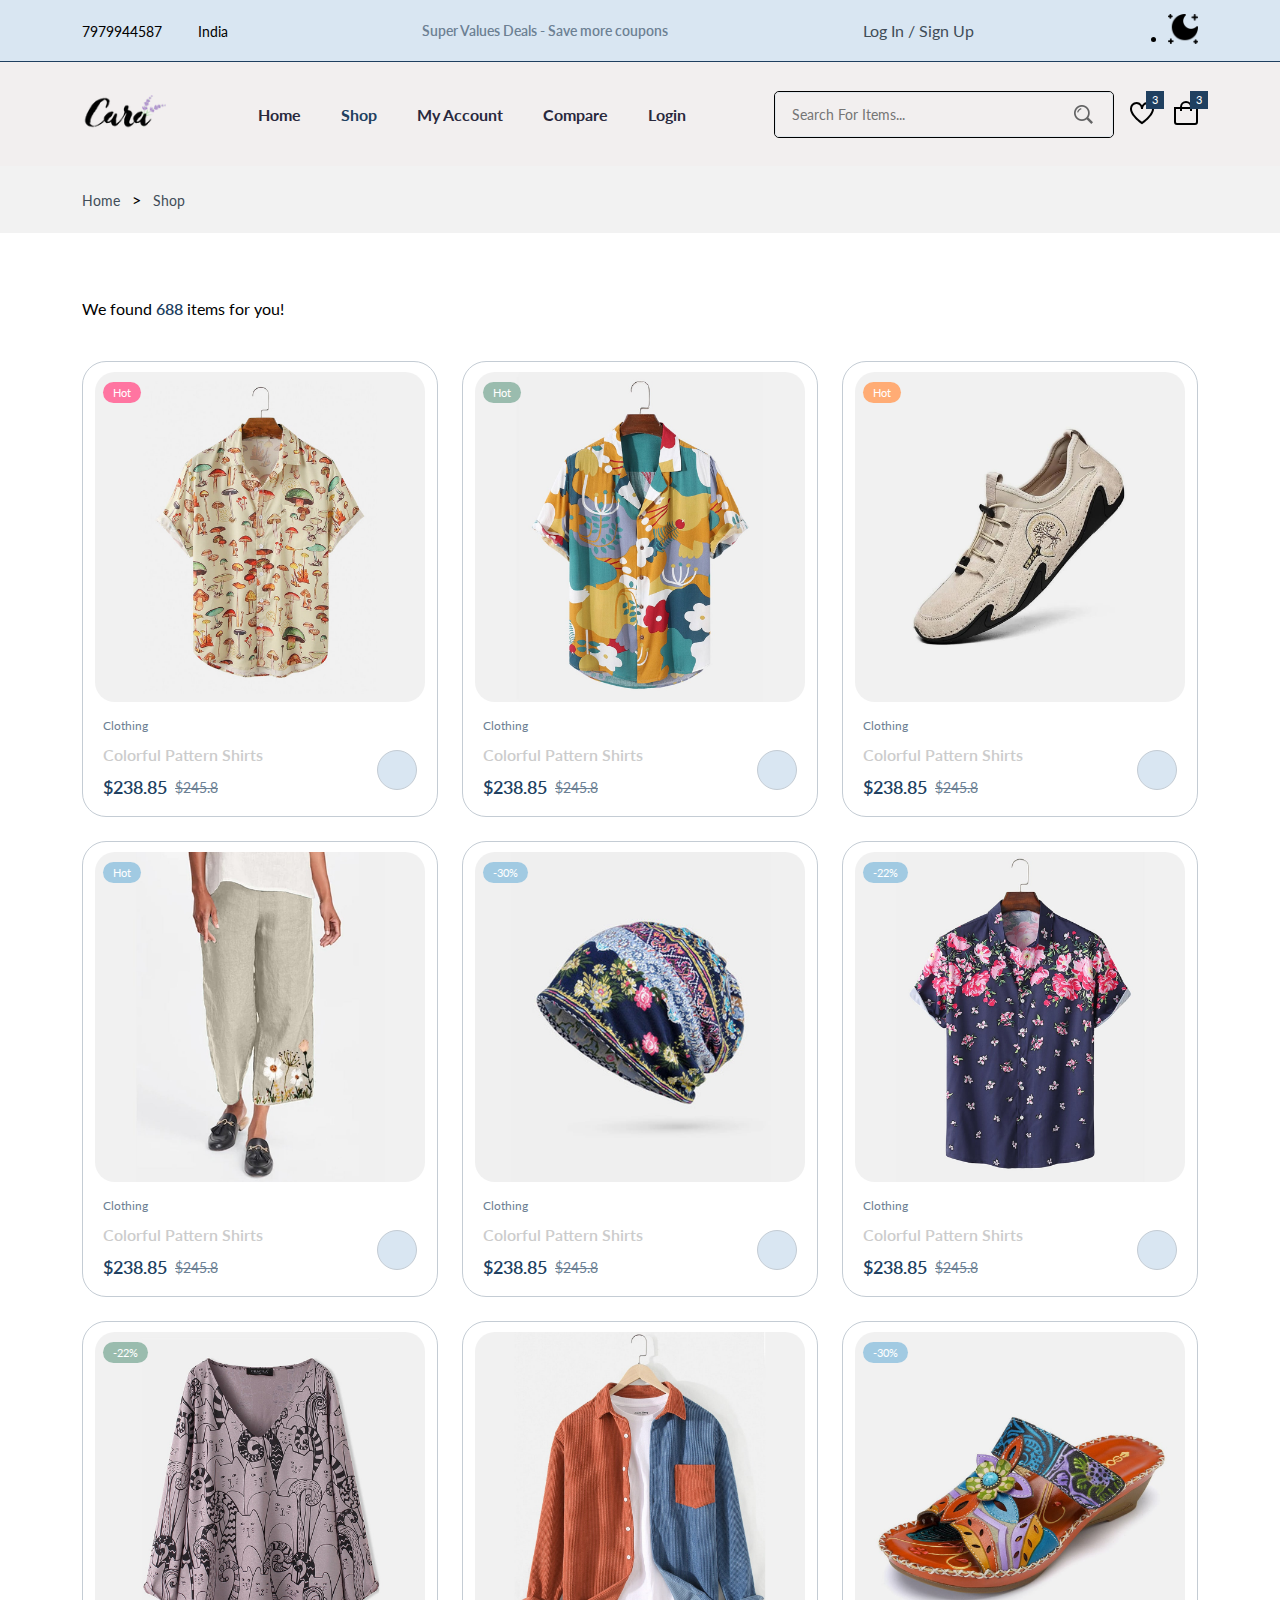
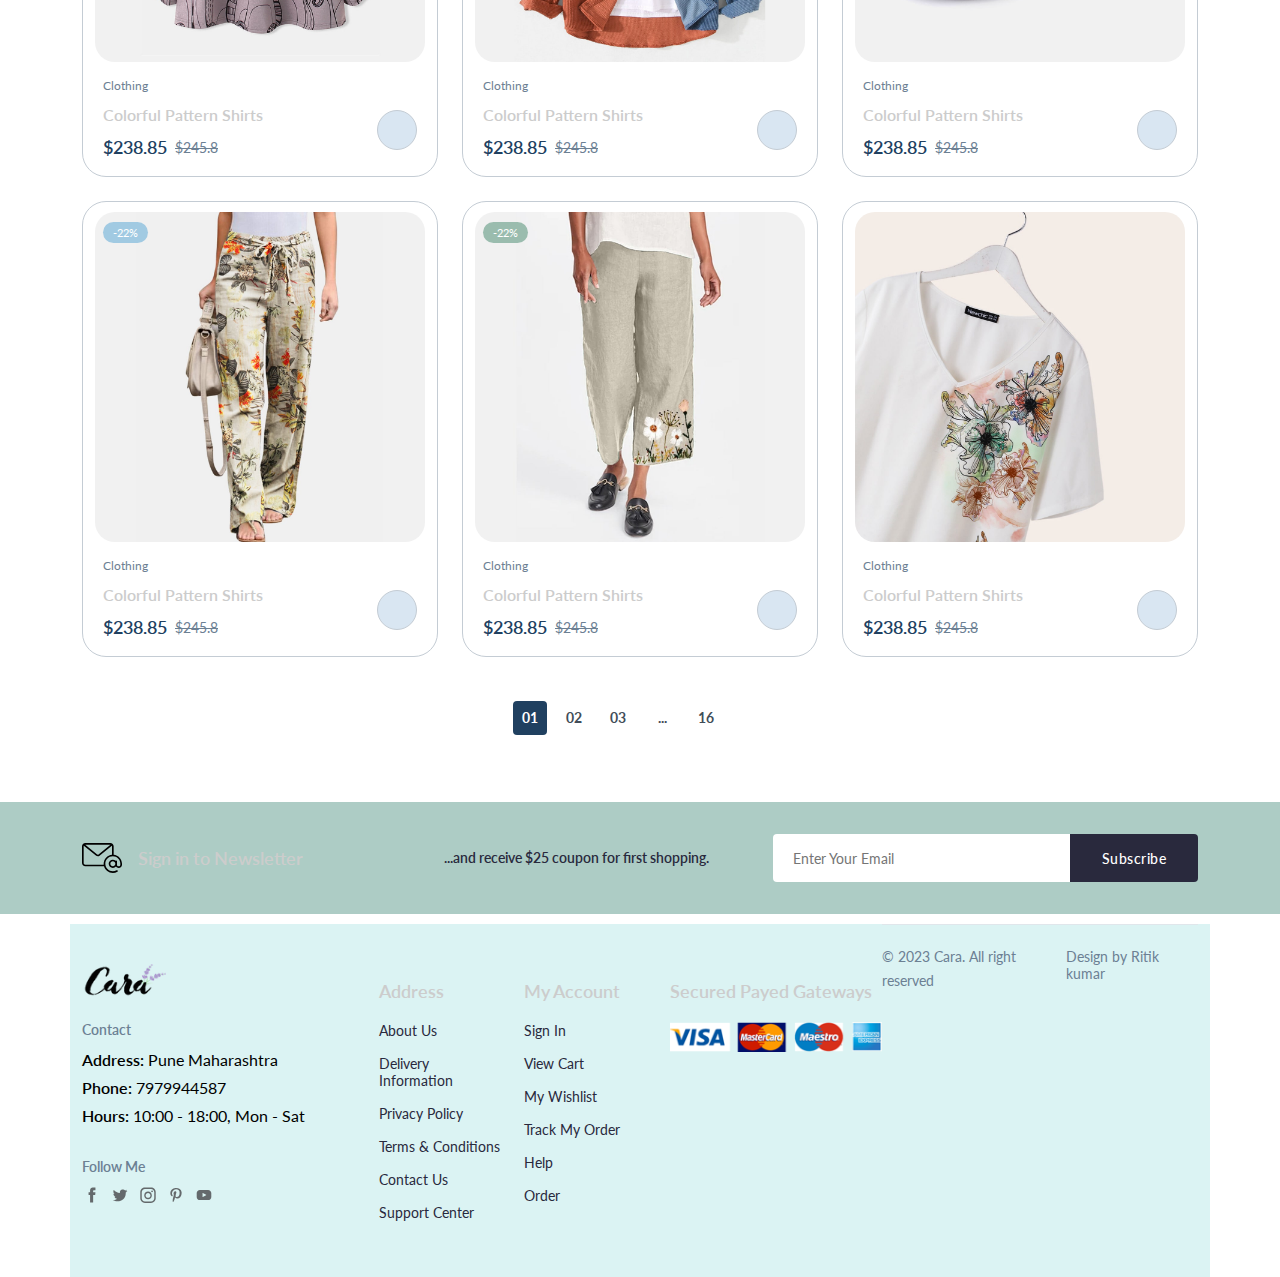
<file: evara-ecommerce-main/shop.html>
<!DOCTYPE html>
<html lang="en">
  <head>
    <meta charset="UTF-8" />
    <meta name="viewport" content="width=device-width, initial-scale=1.0" />

    <!--=============== FLATICON ===============-->
    <link
      rel="stylesheet"
      href="https://cdn-uicons.flaticon.com/2.0.0/uicons-regular-straight/css/uicons-regular-straight.css"
    />

    <!--=============== SWIPER CSS ===============-->
    <link
      rel="stylesheet"
      href="https://cdn.jsdelivr.net/npm/swiper@11/swiper-bundle.min.css"
    />

    <!--=============== CSS ===============-->
    <link rel="stylesheet" href="./assets/css/styles.css" />

    <title>Ecommerce Website</title>
  </head>
  <body>
    <!--=============== HEADER ===============-->
    <header class="header">
      <div class="header__top">
        <div class="header__container container">
          <div class="header__contact">
            <span>7979944587</span>
            <span>India</span>
          </div>
          <p class="header__alert-news">
            Super Values Deals - Save more coupons
          </p>
          <a href="login-register.html" class="header__top-action">
            Log In / Sign Up
          </a>
          <li class="moon"><img src="assets/img/crescent-moon_6134069.png" alt="moon" class="dark_mode" id="darkModeToggle"></li>
        </div>
      </div>

      <nav class="nav container">
        <a href="index.html" class="nav__logo">
          <img
            class="nav__logo-img"
            src="assets/img/cara.png"
            alt="website logo"
          />
        </a>
        <div class="nav__menu" id="nav-menu">
          <ul class="nav__list">
            <li class="nav__item">
              <a href="index.html" class="nav__link">Home</a>
            </li>
            <li class="nav__item">
              <a href="shop.html" class="nav__link active-link">Shop</a>
            </li>
            <li class="nav__item">
              <a href="accounts.html" class="nav__link">My Account</a>
            </li>
            <li class="nav__item">
              <a href="compare.html" class="nav__link">Compare</a>
            </li>
            <li class="nav__item">
              <a href="login-register.html" class="nav__link">Login</a>
            </li>
          </ul>
          <div class="header__search">
            <input
              type="text"
              placeholder="Search For Items..."
              class="form__input"
            />
            <button class="search__btn">
              <img src="assets/img/search.png" alt="search icon" />
            </button>
          </div>
        </div>
        <div class="header__user-actions">
          <a href="wishlist.html" class="header__action-btn" title="Wishlist">
            <img src="assets/img/icon-heart.svg" alt="" />
            <span class="count">3</span>
          </a>
          <a href="cart.html" class="header__action-btn" title="Cart">
            <img src="assets/img/icon-cart.svg" alt="" />
            <span class="count">3</span>
          </a>
        </div>
      </nav>
    </header>

    <!--=============== MAIN ===============-->
    <main class="main">
      <!--=============== BREADCRUMB ===============-->
      <section class="breadcrumb">
        <ul class="breadcrumb__list flex container">
          <li><a href="index.html" class="breadcrumb__link">Home</a></li>
          <li><span class="breadcrumb__link"></span>></li>
          <li><span class="breadcrumb__link">Shop</span></li>
        </ul>
      </section>

      <!--=============== PRODUCTS ===============-->
      <section class="products container section--lg">
        <p class="total__products">We found <span>688</span> items for you!</p>
        <div class="products__container grid">
          <div class="product__item">
            <div class="product__banner">
              <a href="details.html" class="product__images">
                <img
                  src="assets/img/product-1-1.jpg"
                  alt=""
                  class="product__img default"
                />
                <img
                  src="assets/img/product-1-2.jpg"
                  alt=""
                  class="product__img hover"
                />
              </a>
              <div class="product__actions">
                <a href="#" class="action__btn" aria-label="Quick View">
                  <i class="fi fi-rs-eye"></i>
                </a>
                <a
                  href="#"
                  class="action__btn"
                  aria-label="Add to Wishlist"
                >
                  <i class="fi fi-rs-heart"></i>
                </a>
                <a href="#" class="action__btn" aria-label="Compare">
                  <i class="fi fi-rs-shuffle"></i>
                </a>
              </div>
              <div class="product__badge light-pink">Hot</div>
            </div>
            <div class="product__content">
              <span class="product__category">Clothing</span>
              <a href="details.html">
                <h3 class="product__title">Colorful Pattern Shirts</h3>
              </a>
              <div class="product__rating">
                <i class="fi fi-rs-star"></i>
                <i class="fi fi-rs-star"></i>
                <i class="fi fi-rs-star"></i>
                <i class="fi fi-rs-star"></i>
                <i class="fi fi-rs-star"></i>
              </div>
              <div class="product__price flex">
                <span class="new__price">$238.85</span>
                <span class="old__price">$245.8</span>
              </div>
              <a
                href="#"
                class="action__btn cart__btn"
                aria-label="Add To Cart"
              >
                <i class="fi fi-rs-shopping-bag-add"></i>
              </a>
            </div>
          </div>
          <div class="product__item">
            <div class="product__banner">
              <a href="details.html" class="product__images">
                <img
                  src="assets/img/product-2-1.jpg"
                  alt=""
                  class="product__img default"
                />
                <img
                  src="assets/img/product-2-2.jpg"
                  alt=""
                  class="product__img hover"
                />
              </a>
              <div class="product__actions">
                <a href="#" class="action__btn" aria-label="Quick View">
                  <i class="fi fi-rs-eye"></i>
                </a>
                <a
                  href="#"
                  class="action__btn"
                  aria-label="Add to Wishlist"
                >
                  <i class="fi fi-rs-heart"></i>
                </a>
                <a href="#" class="action__btn" aria-label="Compare">
                  <i class="fi fi-rs-shuffle"></i>
                </a>
              </div>
              <div class="product__badge light-green">Hot</div>
            </div>
            <div class="product__content">
              <span class="product__category">Clothing</span>
              <a href="details.html">
                <h3 class="product__title">Colorful Pattern Shirts</h3>
              </a>
              <div class="product__rating">
                <i class="fi fi-rs-star"></i>
                <i class="fi fi-rs-star"></i>
                <i class="fi fi-rs-star"></i>
                <i class="fi fi-rs-star"></i>
                <i class="fi fi-rs-star"></i>
              </div>
              <div class="product__price flex">
                <span class="new__price">$238.85</span>
                <span class="old__price">$245.8</span>
              </div>
              <a
                href="#"
                class="action__btn cart__btn"
                aria-label="Add To Cart"
              >
                <i class="fi fi-rs-shopping-bag-add"></i>
              </a>
            </div>
          </div>
          <div class="product__item">
            <div class="product__banner">
              <a href="details.html" class="product__images">
                <img
                  src="assets/img/product-3-1.jpg"
                  alt=""
                  class="product__img default"
                />
                <img
                  src="assets/img/product-3-2.jpg"
                  alt=""
                  class="product__img hover"
                />
              </a>
              <div class="product__actions">
                <a href="#" class="action__btn" aria-label="Quick View">
                  <i class="fi fi-rs-eye"></i>
                </a>
                <a
                  href="#"
                  class="action__btn"
                  aria-label="Add to Wishlist"
                >
                  <i class="fi fi-rs-heart"></i>
                </a>
                <a href="#" class="action__btn" aria-label="Compare">
                  <i class="fi fi-rs-shuffle"></i>
                </a>
              </div>
              <div class="product__badge light-orange">Hot</div>
            </div>
            <div class="product__content">
              <span class="product__category">Clothing</span>
              <a href="details.html">
                <h3 class="product__title">Colorful Pattern Shirts</h3>
              </a>
              <div class="product__rating">
                <i class="fi fi-rs-star"></i>
                <i class="fi fi-rs-star"></i>
                <i class="fi fi-rs-star"></i>
                <i class="fi fi-rs-star"></i>
                <i class="fi fi-rs-star"></i>
              </div>
              <div class="product__price flex">
                <span class="new__price">$238.85</span>
                <span class="old__price">$245.8</span>
              </div>
              <a
                href="#"
                class="action__btn cart__btn"
                aria-label="Add To Cart"
              >
                <i class="fi fi-rs-shopping-bag-add"></i>
              </a>
            </div>
          </div>
          <div class="product__item">
            <div class="product__banner">
              <a href="details.html" class="product__images">
                <img
                  src="assets/img/product-4-1.jpg"
                  alt=""
                  class="product__img default"
                />
                <img
                  src="assets/img/product-4-2.jpg"
                  alt=""
                  class="product__img hover"
                />
              </a>
              <div class="product__actions">
                <a href="#" class="action__btn" aria-label="Quick View">
                  <i class="fi fi-rs-eye"></i>
                </a>
                <a
                  href="#"
                  class="action__btn"
                  aria-label="Add to Wishlist"
                >
                  <i class="fi fi-rs-heart"></i>
                </a>
                <a href="#" class="action__btn" aria-label="Compare">
                  <i class="fi fi-rs-shuffle"></i>
                </a>
              </div>
              <div class="product__badge light-blue">Hot</div>
            </div>
            <div class="product__content">
              <span class="product__category">Clothing</span>
              <a href="details.html">
                <h3 class="product__title">Colorful Pattern Shirts</h3>
              </a>
              <div class="product__rating">
                <i class="fi fi-rs-star"></i>
                <i class="fi fi-rs-star"></i>
                <i class="fi fi-rs-star"></i>
                <i class="fi fi-rs-star"></i>
                <i class="fi fi-rs-star"></i>
              </div>
              <div class="product__price flex">
                <span class="new__price">$238.85</span>
                <span class="old__price">$245.8</span>
              </div>
              <a
                href="#"
                class="action__btn cart__btn"
                aria-label="Add To Cart"
              >
                <i class="fi fi-rs-shopping-bag-add"></i>
              </a>
            </div>
          </div>
          <div class="product__item">
            <div class="product__banner">
              <a href="details.html" class="product__images">
                <img
                  src="assets/img/product-5-1.jpg"
                  alt=""
                  class="product__img default"
                />
                <img
                  src="assets/img/product-5-2.jpg"
                  alt=""
                  class="product__img hover"
                />
              </a>
              <div class="product__actions">
                <a href="#" class="action__btn" aria-label="Quick View">
                  <i class="fi fi-rs-eye"></i>
                </a>
                <a
                  href="#"
                  class="action__btn"
                  aria-label="Add to Wishlist"
                >
                  <i class="fi fi-rs-heart"></i>
                </a>
                <a href="#" class="action__btn" aria-label="Compare">
                  <i class="fi fi-rs-shuffle"></i>
                </a>
              </div>
              <div class="product__badge light-blue">-30%</div>
            </div>
            <div class="product__content">
              <span class="product__category">Clothing</span>
              <a href="details.html">
                <h3 class="product__title">Colorful Pattern Shirts</h3>
              </a>
              <div class="product__rating">
                <i class="fi fi-rs-star"></i>
                <i class="fi fi-rs-star"></i>
                <i class="fi fi-rs-star"></i>
                <i class="fi fi-rs-star"></i>
                <i class="fi fi-rs-star"></i>
              </div>
              <div class="product__price flex">
                <span class="new__price">$238.85</span>
                <span class="old__price">$245.8</span>
              </div>
              <a
                href="#"
                class="action__btn cart__btn"
                aria-label="Add To Cart"
              >
                <i class="fi fi-rs-shopping-bag-add"></i>
              </a>
            </div>
          </div>
          <div class="product__item">
            <div class="product__banner">
              <a href="details.html" class="product__images">
                <img
                  src="assets/img/product-6-1.jpg"
                  alt=""
                  class="product__img default"
                />
                <img
                  src="assets/img/product-6-2.jpg"
                  alt=""
                  class="product__img hover"
                />
              </a>
              <div class="product__actions">
                <a href="#" class="action__btn" aria-label="Quick View">
                  <i class="fi fi-rs-eye"></i>
                </a>
                <a
                  href="#"
                  class="action__btn"
                  aria-label="Add to Wishlist"
                >
                  <i class="fi fi-rs-heart"></i>
                </a>
                <a href="#" class="action__btn" aria-label="Compare">
                  <i class="fi fi-rs-shuffle"></i>
                </a>
              </div>
              <div class="product__badge light-blue">-22%</div>
            </div>
            <div class="product__content">
              <span class="product__category">Clothing</span>
              <a href="details.html">
                <h3 class="product__title">Colorful Pattern Shirts</h3>
              </a>
              <div class="product__rating">
                <i class="fi fi-rs-star"></i>
                <i class="fi fi-rs-star"></i>
                <i class="fi fi-rs-star"></i>
                <i class="fi fi-rs-star"></i>
                <i class="fi fi-rs-star"></i>
              </div>
              <div class="product__price flex">
                <span class="new__price">$238.85</span>
                <span class="old__price">$245.8</span>
              </div>
              <a
                href="#"
                class="action__btn cart__btn"
                aria-label="Add To Cart"
              >
                <i class="fi fi-rs-shopping-bag-add"></i>
              </a>
            </div>
          </div>
          <div class="product__item">
            <div class="product__banner">
              <a href="details.html" class="product__images">
                <img
                  src="assets/img/product-7-1.jpg"
                  alt=""
                  class="product__img default"
                />
                <img
                  src="assets/img/product-7-2.jpg"
                  alt=""
                  class="product__img hover"
                />
              </a>
              <div class="product__actions">
                <a href="#" class="action__btn" aria-label="Quick View">
                  <i class="fi fi-rs-eye"></i>
                </a>
                <a
                  href="#"
                  class="action__btn"
                  aria-label="Add to Wishlist"
                >
                  <i class="fi fi-rs-heart"></i>
                </a>
                <a href="#" class="action__btn" aria-label="Compare">
                  <i class="fi fi-rs-shuffle"></i>
                </a>
              </div>
              <div class="product__badge light-green">-22%</div>
            </div>
            <div class="product__content">
              <span class="product__category">Clothing</span>
              <a href="details.html">
                <h3 class="product__title">Colorful Pattern Shirts</h3>
              </a>
              <div class="product__rating">
                <i class="fi fi-rs-star"></i>
                <i class="fi fi-rs-star"></i>
                <i class="fi fi-rs-star"></i>
                <i class="fi fi-rs-star"></i>
                <i class="fi fi-rs-star"></i>
              </div>
              <div class="product__price flex">
                <span class="new__price">$238.85</span>
                <span class="old__price">$245.8</span>
              </div>
              <a
                href="#"
                class="action__btn cart__btn"
                aria-label="Add To Cart"
              >
                <i class="fi fi-rs-shopping-bag-add"></i>
              </a>
            </div>
          </div>
          <div class="product__item">
            <div class="product__banner">
              <a href="details.html" class="product__images">
                <img
                  src="assets/img/product-8-1.jpg"
                  alt=""
                  class="product__img default"
                />
                <img
                  src="assets/img/product-8-2.jpg"
                  alt=""
                  class="product__img hover"
                />
              </a>
              <div class="product__actions">
                <a href="#" class="action__btn" aria-label="Quick View">
                  <i class="fi fi-rs-eye"></i>
                </a>
                <a
                  href="#"
                  class="action__btn"
                  aria-label="Add to Wishlist"
                >
                  <i class="fi fi-rs-heart"></i>
                </a>
                <a href="#" class="action__btn" aria-label="Compare">
                  <i class="fi fi-rs-shuffle"></i>
                </a>
              </div>
            </div>
            <div class="product__content">
              <span class="product__category">Clothing</span>
              <a href="details.html">
                <h3 class="product__title">Colorful Pattern Shirts</h3>
              </a>
              <div class="product__rating">
                <i class="fi fi-rs-star"></i>
                <i class="fi fi-rs-star"></i>
                <i class="fi fi-rs-star"></i>
                <i class="fi fi-rs-star"></i>
                <i class="fi fi-rs-star"></i>
              </div>
              <div class="product__price flex">
                <span class="new__price">$238.85</span>
                <span class="old__price">$245.8</span>
              </div>
              <a
                href="#"
                class="action__btn cart__btn"
                aria-label="Add To Cart"
              >
                <i class="fi fi-rs-shopping-bag-add"></i>
              </a>
            </div>
          </div>
          <div class="product__item">
            <div class="product__banner">
              <a href="details.html" class="product__images">
                <img
                  src="assets/img/product-10-1.jpg"
                  alt=""
                  class="product__img default"
                />
                <img
                  src="assets/img/product-10-2.jpg"
                  alt=""
                  class="product__img hover"
                />
              </a>
              <div class="product__actions">
                <a href="#" class="action__btn" aria-label="Quick View">
                  <i class="fi fi-rs-eye"></i>
                </a>
                <a
                  href="#"
                  class="action__btn"
                  aria-label="Add to Wishlist"
                >
                  <i class="fi fi-rs-heart"></i>
                </a>
                <a href="#" class="action__btn" aria-label="Compare">
                  <i class="fi fi-rs-shuffle"></i>
                </a>
              </div>
              <div class="product__badge light-blue">-30%</div>
            </div>
            <div class="product__content">
              <span class="product__category">Clothing</span>
              <a href="details.html">
                <h3 class="product__title">Colorful Pattern Shirts</h3>
              </a>
              <div class="product__rating">
                <i class="fi fi-rs-star"></i>
                <i class="fi fi-rs-star"></i>
                <i class="fi fi-rs-star"></i>
                <i class="fi fi-rs-star"></i>
                <i class="fi fi-rs-star"></i>
              </div>
              <div class="product__price flex">
                <span class="new__price">$238.85</span>
                <span class="old__price">$245.8</span>
              </div>
              <a
                href="#"
                class="action__btn cart__btn"
                aria-label="Add To Cart"
              >
                <i class="fi fi-rs-shopping-bag-add"></i>
              </a>
            </div>
          </div>
          <div class="product__item">
            <div class="product__banner">
              <a href="details.html" class="product__images">
                <img
                  src="assets/img/product-11-1.jpg"
                  alt=""
                  class="product__img default"
                />
                <img
                  src="assets/img/product-11-2.jpg"
                  alt=""
                  class="product__img hover"
                />
              </a>
              <div class="product__actions">
                <a href="#" class="action__btn" aria-label="Quick View">
                  <i class="fi fi-rs-eye"></i>
                </a>
                <a
                  href="#"
                  class="action__btn"
                  aria-label="Add to Wishlist"
                >
                  <i class="fi fi-rs-heart"></i>
                </a>
                <a href="#" class="action__btn" aria-label="Compare">
                  <i class="fi fi-rs-shuffle"></i>
                </a>
              </div>
              <div class="product__badge light-blue">-22%</div>
            </div>
            <div class="product__content">
              <span class="product__category">Clothing</span>
              <a href="details.html">
                <h3 class="product__title">Colorful Pattern Shirts</h3>
              </a>
              <div class="product__rating">
                <i class="fi fi-rs-star"></i>
                <i class="fi fi-rs-star"></i>
                <i class="fi fi-rs-star"></i>
                <i class="fi fi-rs-star"></i>
                <i class="fi fi-rs-star"></i>
              </div>
              <div class="product__price flex">
                <span class="new__price">$238.85</span>
                <span class="old__price">$245.8</span>
              </div>
              <a
                href="#"
                class="action__btn cart__btn"
                aria-label="Add To Cart"
              >
                <i class="fi fi-rs-shopping-bag-add"></i>
              </a>
            </div>
          </div>
          <div class="product__item">
            <div class="product__banner">
              <a href="details.html" class="product__images">
                <img
                  src="assets/img/product-4-1.jpg"
                  alt=""
                  class="product__img default"
                />
                <img
                  src="assets/img/product-4-2.jpg"
                  alt=""
                  class="product__img hover"
                />
              </a>
              <div class="product__actions">
                <a href="#" class="action__btn" aria-label="Quick View">
                  <i class="fi fi-rs-eye"></i>
                </a>
                <a
                  href="#"
                  class="action__btn"
                  aria-label="Add to Wishlist"
                >
                  <i class="fi fi-rs-heart"></i>
                </a>
                <a href="#" class="action__btn" aria-label="Compare">
                  <i class="fi fi-rs-shuffle"></i>
                </a>
              </div>
              <div class="product__badge light-green">-22%</div>
            </div>
            <div class="product__content">
              <span class="product__category">Clothing</span>
              <a href="details.html">
                <h3 class="product__title">Colorful Pattern Shirts</h3>
              </a>
              <div class="product__rating">
                <i class="fi fi-rs-star"></i>
                <i class="fi fi-rs-star"></i>
                <i class="fi fi-rs-star"></i>
                <i class="fi fi-rs-star"></i>
                <i class="fi fi-rs-star"></i>
              </div>
              <div class="product__price flex">
                <span class="new__price">$238.85</span>
                <span class="old__price">$245.8</span>
              </div>
              <a
                href="#"
                class="action__btn cart__btn"
                aria-label="Add To Cart"
              >
                <i class="fi fi-rs-shopping-bag-add"></i>
              </a>
            </div>
          </div>
          <div class="product__item">
            <div class="product__banner">
              <a href="details.html" class="product__images">
                <img
                  src="assets/img/product-12-1.jpg"
                  alt=""
                  class="product__img default"
                />
                <img
                  src="assets/img/product-12-2.jpg"
                  alt=""
                  class="product__img hover"
                />
              </a>
              <div class="product__actions">
                <a href="#" class="action__btn" aria-label="Quick View">
                  <i class="fi fi-rs-eye"></i>
                </a>
                <a
                  href="#"
                  class="action__btn"
                  aria-label="Add to Wishlist"
                >
                  <i class="fi fi-rs-heart"></i>
                </a>
                <a href="#" class="action__btn" aria-label="Compare">
                  <i class="fi fi-rs-shuffle"></i>
                </a>
              </div>
            </div>
            <div class="product__content">
              <span class="product__category">Clothing</span>
              <a href="details.html">
                <h3 class="product__title">Colorful Pattern Shirts</h3>
              </a>
              <div class="product__rating">
                <i class="fi fi-rs-star"></i>
                <i class="fi fi-rs-star"></i>
                <i class="fi fi-rs-star"></i>
                <i class="fi fi-rs-star"></i>
                <i class="fi fi-rs-star"></i>
              </div>
              <div class="product__price flex">
                <span class="new__price">$238.85</span>
                <span class="old__price">$245.8</span>
              </div>
              <a
                href="#"
                class="action__btn cart__btn"
                aria-label="Add To Cart"
              >
                <i class="fi fi-rs-shopping-bag-add"></i>
              </a>
            </div>
          </div>
        </div>
        <ul class="pagination">
          <li><a href="#" class="pagination__link active">01</a></li>
          <li><a href="#" class="pagination__link">02</a></li>
          <li><a href="#" class="pagination__link">03</a></li>
          <li><a href="#" class="pagination__link">...</a></li>
          <li><a href="#" class="pagination__link">16</a></li>
          <li><a href="#" class="pagination__link icon">
            <i class="fi-rs-angle-double-small-right"></i>
          </a></li>
        </ul>
      </section>

      <!--=============== NEWSLETTER ===============-->
      <section class="newsletter section">
        <div class="newsletter__container container grid">
          <h3 class="newsletter__title flex">
            <img
              src="./assets/img/icon-email.svg"
              alt=""
              class="newsletter__icon"
            />
            Sign in to Newsletter
          </h3>
          <p class="newsletter__description">
            ...and receive $25 coupon for first shopping.
          </p>
          <form action="" class="newsletter__form">
            <input
              type="text"
              placeholder="Enter Your Email"
              class="newsletter__input"
            />
            <button type="submit" class="newsletter__btn">Subscribe</button>
          </form>
        </div>
      </section>
    </main>

    <!--=============== FOOTER ===============-->
    <footer class="footer container">
      <div class="footer__container grid">
        <div class="footer__content">
          <a href="index.html" class="footer__logo">
            <img src="./assets/img/cara.png" alt="" class="footer__logo-img" />
          </a>
          <h4 class="footer__subtitle">Contact</h4>
          <p class="footer__description">
            <span>Address:</span> Pune Maharashtra
          </p>
          <p class="footer__description">
            <span>Phone:</span> 7979944587
          </p>
          <p class="footer__description">
            <span>Hours:</span> 10:00 - 18:00, Mon - Sat
          </p>
          <div class="footer__social">
            <h4 class="footer__subtitle">Follow Me</h4>
            <div class="footer__links flex">
              <a href="#">
                <img
                  src="./assets/img/icon-facebook.svg"
                  alt=""
                  class="footer__social-icon"
                />
              </a>
              <a href="#">
                <img
                  src="./assets/img/icon-twitter.svg"
                  alt=""
                  class="footer__social-icon"
                />
              </a>
              <a href="#">
                <img
                  src="./assets/img/icon-instagram.svg"
                  alt=""
                  class="footer__social-icon"
                />
              </a>
              <a href="#">
                <img
                  src="./assets/img/icon-pinterest.svg"
                  alt=""
                  class="footer__social-icon"
                />
              </a>
              <a href="#">
                <img
                  src="./assets/img/icon-youtube.svg"
                  alt=""
                  class="footer__social-icon"
                />
              </a>
            </div>
          </div>
        </div>
        <div class="footer__content">
          <h3 class="footer__title">Address</h3>
          <ul class="footer__links">
            <li><a href="#" class="footer__link">About Us</a></li>
            <li><a href="#" class="footer__link">Delivery Information</a></li>
            <li><a href="#" class="footer__link">Privacy Policy</a></li>
            <li><a href="#" class="footer__link">Terms & Conditions</a></li>
            <li><a href="#" class="footer__link">Contact Us</a></li>
            <li><a href="#" class="footer__link">Support Center</a></li>
          </ul>
        </div>
        <div class="footer__content">
          <h3 class="footer__title">My Account</h3>
          <ul class="footer__links">
            <li><a href="#" class="footer__link">Sign In</a></li>
            <li><a href="#" class="footer__link">View Cart</a></li>
            <li><a href="#" class="footer__link">My Wishlist</a></li>
            <li><a href="#" class="footer__link">Track My Order</a></li>
            <li><a href="#" class="footer__link">Help</a></li>
            <li><a href="#" class="footer__link">Order</a></li>
          </ul>
        </div>
        <div class="footer__content">
          <h3 class="footer__title">Secured Payed Gateways</h3>
          <img
            src="./assets/img/payment-method.png"
            alt=""
            class="payment__img"
          />
        </div>
      </div>
      <div class="footer__bottom">
        <p class="copyright">&copy; 2023 Cara. All right reserved</p>
        <span class="designer">Design by Ritik kumar</span>
      </div>
    </footer>

    <!--=============== SWIPER JS ===============-->
    <script src="https://cdn.jsdelivr.net/npm/swiper@11/swiper-bundle.min.js"></script>

    <!--=============== MAIN JS ===============-->
    <script src="assets/js/main.js"></script>
  </body>
</html>
</file>
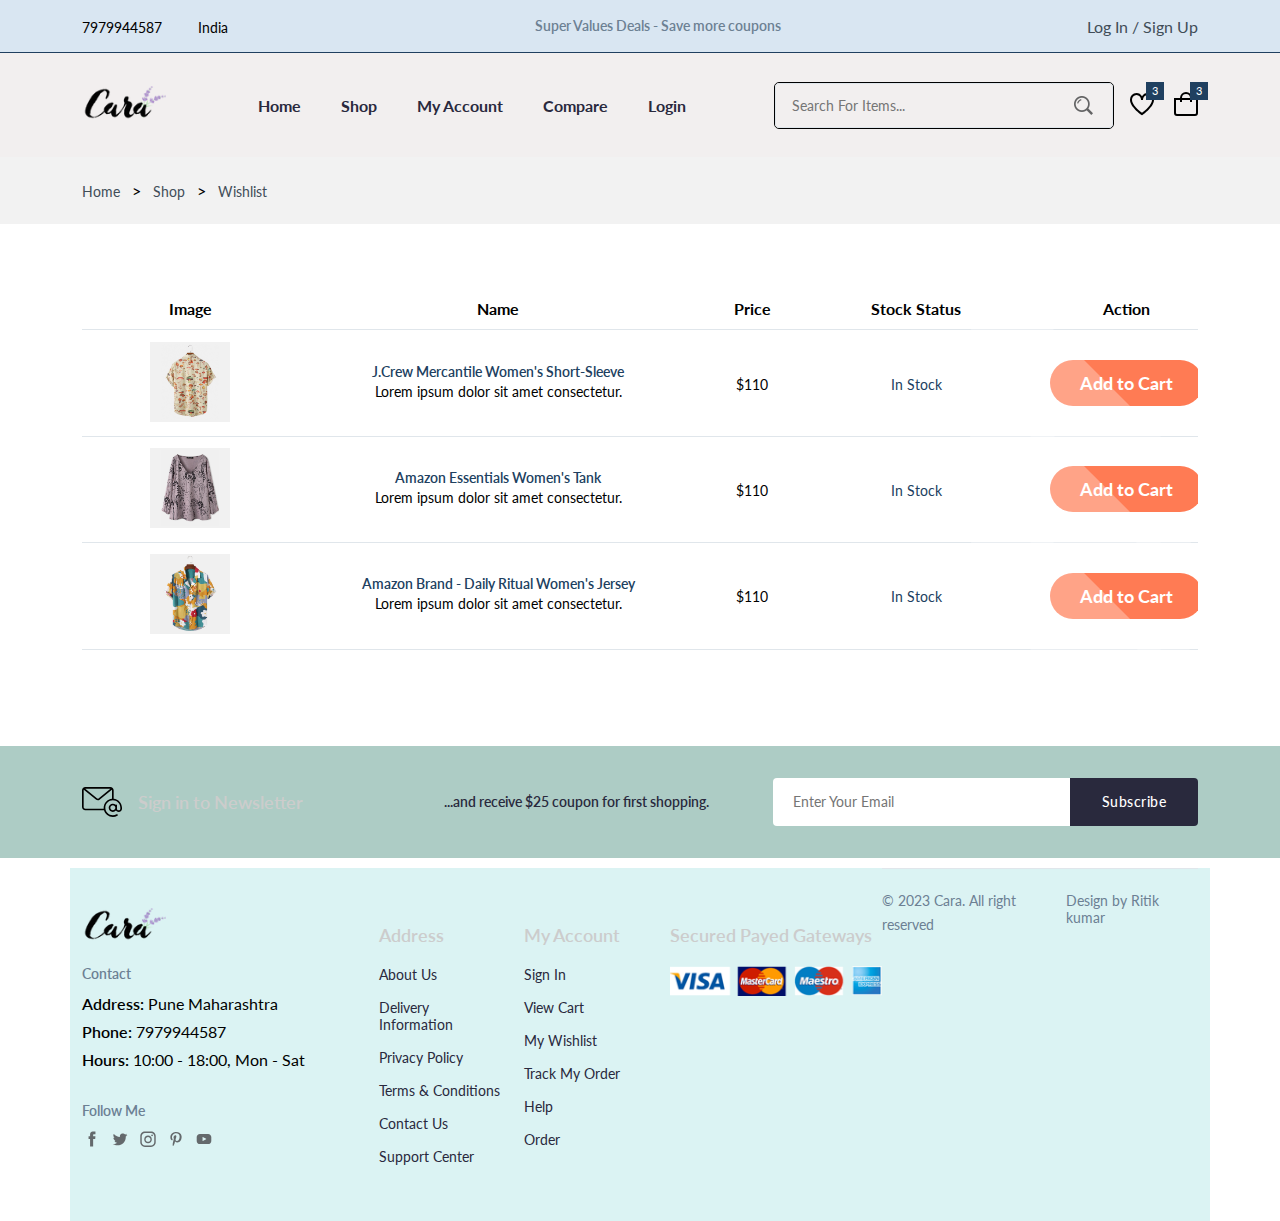
<file: evara-ecommerce-main/wishlist.html>
<!DOCTYPE html>
<html lang="en">
  <head>
    <meta charset="UTF-8" />
    <meta name="viewport" content="width=device-width, initial-scale=1.0" />

    <!--=============== FLATICON ===============-->
    <link
      rel="stylesheet"
      href="https://cdn-uicons.flaticon.com/2.0.0/uicons-regular-straight/css/uicons-regular-straight.css"
    />

    <!--=============== SWIPER CSS ===============-->
    <link
      rel="stylesheet"
      href="https://cdn.jsdelivr.net/npm/swiper@11/swiper-bundle.min.css"
    />

    <!--=============== CSS ===============-->
    <link rel="stylesheet" href="./assets/css/styles.css" />

    <title>Ecommerce Website</title>
  </head>
  <body>
    <!--=============== HEADER ===============-->
    <header class="header">
      <div class="header__top">
        <div class="header__container container">
          <div class="header__contact">
            <span>7979944587</span>
            <span>India</span>
          </div>
          <p class="header__alert-news">
            Super Values Deals - Save more coupons
          </p>
          <a href="login-register.html" class="header__top-action">
            Log In / Sign Up
          </a>
        </div>
      </div>

      <nav class="nav container">
        <a href="index.html" class="nav__logo">
          <img
            class="nav__logo-img"
            src="assets/img/cara.png"
            alt="website logo"
          />
        </a>
        <div class="nav__menu" id="nav-menu">
          <ul class="nav__list">
            <li class="nav__item">
              <a href="index.html" class="nav__link">Home</a>
            </li>
            <li class="nav__item">
              <a href="shop.html" class="nav__link">Shop</a>
            </li>
            <li class="nav__item">
              <a href="accounts.html" class="nav__link">My Account</a>
            </li>
            <li class="nav__item">
              <a href="compare.html" class="nav__link">Compare</a>
            </li>
            <li class="nav__item">
              <a href="login-register.html" class="nav__link">Login</a>
            </li>
          </ul>
          <div class="header__search">
            <input
              type="text"
              placeholder="Search For Items..."
              class="form__input"
            />
            <button class="search__btn">
              <img src="assets/img/search.png" alt="search icon" />
            </button>
          </div>
        </div>
        <div class="header__user-actions">
          <a href="wishlist.html" class="header__action-btn" title="Wishlist">
            <img src="assets/img/icon-heart.svg" alt="" />
            <span class="count">3</span>
          </a>
          <a href="cart.html" class="header__action-btn" title="Cart">
            <img src="assets/img/icon-cart.svg" alt="" />
            <span class="count">3</span>
          </a>
        </div>
      </nav>
    </header>

    <!--=============== MAIN ===============-->
    <main class="main">
      <!--=============== BREADCRUMB ===============-->
      <section class="breadcrumb">
        <ul class="breadcrumb__list flex container">
          <li><a href="index.html" class="breadcrumb__link">Home</a></li>
          <li><span class="breadcrumb__link"></span>></li>
          <li><span class="breadcrumb__link">Shop</span></li>
          <li><span class="breadcrumb__link"></span>></li>
          <li><span class="breadcrumb__link">Wishlist</span></li>
        </ul>
      </section>

      <!--=============== WISHLIST ===============-->
      <section class="wishlist section--lg container">
        <div class="table__container">
          <table class="table">
            <thead>
              <tr>
                <th>Image</th>
                <th>Name</th>
                <th>Price</th>
                <th>Stock Status</th>
                <th>Action</th>
                <th>Rename</th>
              </tr>
            </thead>
            <tbody>
              <tr>
                <td>
                  <img
                    src="./assets//img/product-1-2.jpg"
                    alt=""
                    class="table__img"
                  />
                </td>
                <td>
                  <h3 class="table__title">
                    J.Crew Mercantile Women's Short-Sleeve
                  </h3>
                  <p class="table__description">
                    Lorem ipsum dolor sit amet consectetur.
                  </p>
                </td>
                <td>
                  <span class="table__price">$110</span>
                </td>
                <td><span class="table__stock">In Stock</span></td>
                <td><a href="#" class="btn btn--sm">Add to Cart</a></td>
                <td><i class="fi fi-rs-trash table__trash"></i></td>
              </tr>
              <tr>
                <td>
                  <img
                    src="./assets//img/product-7-1.jpg"
                    alt=""
                    class="table__img"
                  />
                </td>
                <td>
                  <h3 class="table__title">Amazon Essentials Women's Tank</h3>
                  <p class="table__description">
                    Lorem ipsum dolor sit amet consectetur.
                  </p>
                </td>
                <td>
                  <span class="table__price">$110</span>
                </td>
                <td><span class="table__stock">In Stock</span></td>
                <td><a href="#" class="btn btn--sm">Add to Cart</a></td>
                <td><i class="fi fi-rs-trash table__trash"></i></td>
              </tr>
              <tr>
                <td>
                  <img
                    src="./assets//img/product-2-1.jpg"
                    alt=""
                    class="table__img"
                  />
                </td>
                <td>
                  <h3 class="table__title">
                    Amazon Brand - Daily Ritual Women's Jersey
                  </h3>
                  <p class="table__description">
                    Lorem ipsum dolor sit amet consectetur.
                  </p>
                </td>
                <td>
                  <span class="table__price">$110</span>
                </td>
                <td><span class="table__stock">In Stock</span></td>
                <td><a href="#" class="btn btn--sm">Add to Cart</a></td>
                <td><i class="fi fi-rs-trash table__trash"></i></td>
              </tr>
            </tbody>
          </table>
        </div>
      </section>

      <!--=============== NEWSLETTER ===============-->
      <section class="newsletter section">
        <div class="newsletter__container container grid">
          <h3 class="newsletter__title flex">
            <img
              src="./assets/img/icon-email.svg"
              alt=""
              class="newsletter__icon"
            />
            Sign in to Newsletter
          </h3>
          <p class="newsletter__description">
            ...and receive $25 coupon for first shopping.
          </p>
          <form action="" class="newsletter__form">
            <input
              type="text"
              placeholder="Enter Your Email"
              class="newsletter__input"
            />
            <button type="submit" class="newsletter__btn">Subscribe</button>
          </form>
        </div>
      </section>
    </main>

    <!--=============== FOOTER ===============-->
    <footer class="footer container">
      <div class="footer__container grid">
        <div class="footer__content">
          <a href="index.html" class="footer__logo">
            <img src="./assets/img/cara.png" alt="" class="footer__logo-img" />
          </a>
          <h4 class="footer__subtitle">Contact</h4>
          <p class="footer__description">
            <span>Address:</span> Pune Maharashtra
          </p>
          <p class="footer__description">
            <span>Phone:</span> 7979944587
          </p>
          <p class="footer__description">
            <span>Hours:</span> 10:00 - 18:00, Mon - Sat
          </p>
          <div class="footer__social">
            <h4 class="footer__subtitle">Follow Me</h4>
            <div class="footer__links flex">
              <a href="#">
                <img
                  src="./assets/img/icon-facebook.svg"
                  alt=""
                  class="footer__social-icon"
                />
              </a>
              <a href="#">
                <img
                  src="./assets/img/icon-twitter.svg"
                  alt=""
                  class="footer__social-icon"
                />
              </a>
              <a href="#">
                <img
                  src="./assets/img/icon-instagram.svg"
                  alt=""
                  class="footer__social-icon"
                />
              </a>
              <a href="#">
                <img
                  src="./assets/img/icon-pinterest.svg"
                  alt=""
                  class="footer__social-icon"
                />
              </a>
              <a href="#">
                <img
                  src="./assets/img/icon-youtube.svg"
                  alt=""
                  class="footer__social-icon"
                />
              </a>
            </div>
          </div>
        </div>
        <div class="footer__content">
          <h3 class="footer__title">Address</h3>
          <ul class="footer__links">
            <li><a href="#" class="footer__link">About Us</a></li>
            <li><a href="#" class="footer__link">Delivery Information</a></li>
            <li><a href="#" class="footer__link">Privacy Policy</a></li>
            <li><a href="#" class="footer__link">Terms & Conditions</a></li>
            <li><a href="#" class="footer__link">Contact Us</a></li>
            <li><a href="#" class="footer__link">Support Center</a></li>
          </ul>
        </div>
        <div class="footer__content">
          <h3 class="footer__title">My Account</h3>
          <ul class="footer__links">
            <li><a href="#" class="footer__link">Sign In</a></li>
            <li><a href="#" class="footer__link">View Cart</a></li>
            <li><a href="#" class="footer__link">My Wishlist</a></li>
            <li><a href="#" class="footer__link">Track My Order</a></li>
            <li><a href="#" class="footer__link">Help</a></li>
            <li><a href="#" class="footer__link">Order</a></li>
          </ul>
        </div>
        <div class="footer__content">
          <h3 class="footer__title">Secured Payed Gateways</h3>
          <img
            src="./assets/img/payment-method.png"
            alt=""
            class="payment__img"
          />
        </div>
      </div>
      <div class="footer__bottom">
        <p class="copyright">&copy; 2023 Cara. All right reserved</p>
        <span class="designer">Design by Ritik kumar</span>
      </div>
    </footer>

    <!--=============== SWIPER JS ===============-->
    <script src="https://cdn.jsdelivr.net/npm/swiper@11/swiper-bundle.min.js"></script>

    <!--=============== MAIN JS ===============-->
    <script src="assets/js/main.js"></script>
  </body>
</html>
</file>
<file: evara-ecommerce-main/assets/css/styles.css>
/*=============== GOOGLE FONTS ===============*/
@import url("https://fonts.googleapis.com/css2?family=Lato:wght@400;700&family=Spartan:wght@400;500;600;700&display=swap");

/*=============== VARIABLES CSS ===============*/
:root {
  --header-height: 4rem;

  /*========== Colors ==========*/
  --first-color: hsl(210, 50%, 25%); /* Deep royal blue */
  --first-color-alt: hsl(210, 50%, 90%); /* Light blue for accents */
  --second-color: hsl(34, 80%, 60%); /* Warm gold */
  --title-color: hsl(240, 20%, 20%); /* Rich dark navy for titles */
  --text-color: hsl(210, 15%, 30%); /* Elegant dark grey for body text */
  --text-color-light: hsl(210, 15%, 50%); /* Lighter grey for secondary text */
  --body-color: hsl(0, 0%, 100%); /* Crisp white background */
  --container-color: hsl(0, 0%, 95%); /* Light grey for containers */
  --border-color: hsl(210, 15%, 80%); /* Soft blue-grey borders */
  --border-color-alt: hsl(210, 20%, 90%); /* Lighter blue-grey for accents */
  

  /*========== Font and typography ==========*/
  --body-font: "Lato", sans-serif;
  --second-font: "League Spartan" sans-serif;
  --big-font-size: 3.5rem;
  --h1-font-size: 2.75rem;
  --h2-font-size: 2rem;
  --h3-font-size: 1.75rem;
  --h4-font-size: 1.375rem;
  --large-font-size: 1.125rem;
  --normal-font-size: 1rem;
  --small-font-size: 0.875rem;
  --smaller-font-size: 0.75rem;
  --tiny-font-size: 0.6875rem;

  /*========== Font weight ==========*/
  --weight-400: 400;
  --weight-500: 500;
  --weight-600: 600;
  --weight-700: 700;

  /*========== Transition ==========*/
  --transition: cubic-bezier(0, 0, 0.05, 1);
}

/* Responsive typography */
@media screen and (max-width: 1200px) {
  :root {
    --big-font-size: 2.25rem;
    --h1-font-size: 2rem;
    --h2-font-size: 1.375rem;
    --h3-font-size: 1.25rem;
    --h4-font-size: 1.125rem;
    --large-font-size: 1rem;
    --normal-font-size: 0.9375rem;
    --small-font-size: 0.8125rem;
    --smaller-font-size: 0.6875rem;
    --tiny-font-size: 0.625rem;
  }
}

/*=============== BASE ===============*/
* {
  margin: 0;
  padding: 0;
  box-sizing: border-box;
}

html {
  scroll-behavior: smooth;
}

input,
textarea,
body {
  color: var(--text-color);
  font-family: var(--body-font);
  font-size: var(--normal-font-size);
  font-weight: var(--weight-400);
}

body {
  background-color: var(--body-color);
}

h1,
h2,
h3,
h4 {
  font-family: var(--second-font);
  color: var(--title-color);
  font-weight: var(--weight-600);
}

ul {
  list-style: none;
}

a {
  text-decoration: none;
}

p {
  line-height: 1.5rem;
}

img {
  max-width: 100%;
}

button,
textarea,
input {
  background-color: transparent;
  border: none;
  outline: none;
}

table {
  width: 100%;
  border-collapse: collapse;
}

/*=============== REUSABLE CSS CLASSES ===============*/
.container {
  max-width: 1320px;
  margin-inline: auto;
  padding-inline: 0.75rem;
}

.grid {
  display: grid;
  gap: 1.5rem;
}

.section {
  padding-block: 2rem;
}

.section--lg {
  padding-block: 4rem;
}

.section__title {
  font-size: var(--h4-font-size);
  margin-bottom: 1.5rem;
}

.section__title span {
  color: var(--first-color);
}

.form__input {
  border: 1px solid var(--border-color-alt);
  padding-inline: 1rem;
  height: 45px;
  font-size: var(--small-font-size);
  border-radius: 0.25rem;
  -webkit-border-radius: 0.25rem;
  -moz-border-radius: 0.25rem;
  -ms-border-radius: 0.25rem;
  -o-border-radius: 0.25rem;
}

.new__price {
  color: var(--first-color);
  font-weight: var(--weight-600);
}

.old__price {
  color: var(--text-color-light);
  font-size: var(--small-font-size);
  text-decoration: line-through;
}

.form {
  row-gap: 1rem;
}

.form__group {
  grid-template-columns: repeat(2, 1fr);
  gap: 1rem;
}

.textarea {
  height: 200px;
  padding-block: 1rem;
  resize: none;
}

/*=============== HEADER & NAV ===============*/
/* Default (light mode) */
body {
  background-color: white;
  color: black;
 
}
/* Dark mode styles */
.dark-mode {
  background-color: #121212;
  color: #e0e0e0;
  
}

/* Adjust any specific elements for dark mode */
header, footer {
  background-color:rgb(242, 239, 239)
}

.dark_mode {
  height: 30px;
  width: 30px;
  cursor: pointer;
}

.header__top {
  background-color: var(--first-color-alt);
  border-bottom: 1px solid var(--first-color);
  padding-block: 0.875rem;
}

.header__container {
  display: flex;
  justify-content: space-between;
  align-items: center;
}

.header__contact span:first-child {
  margin-right: 2rem;
}

.header__contact span,
.header__alert-news,
.header__alert-top-action {
  font-size: var(--small-font-size);
}

.header__alert-news {
  color: var(--text-color-light);
  font-weight: var(--weight-600);
}

.header__top-action {
  color: var(--text-color);
}

.nav,
.nav__menu,
.nav__list,
.header__user-actions {
  display: flex;
  align-items: center;
}

.nav {
  height: calc(var(--header-height) + 2.5rem);
  justify-content: space-between;
  column-gap: 1rem;
}

.nav__logo-img {
  width: 120px;
}

.nav__menu {
  flex-grow: 1;
  margin-left: 2.5rem;
}

.nav__list {
  column-gap: 2.5rem;
  margin-right: auto;
}




.nav__link {
  color: var(--title-color);
  font-weight: var(--weight-700);
  transform: all 0.3s var(--transition);
  -webkit-transform: all 0.3s var(--transition);
  -moz-transform: all 0.3s var(--transition);
  -ms-transform: all 0.3s var(--transition);
  -o-transform: all 0.3s var(--transition);
}

.header__search {
  width: 340px;
  position: relative;
  border: solid black 0.5px;
  border-radius: 5px;
}

.header__search .form__input {
  width: 100%;
}

.search__btn {
  position: absolute;
  top: 24%;
  right: 1.25rem;
  cursor: pointer;
}

.header__user-actions {
  column-gap: 1.25rem;
}

.header__action-btn {
  position: relative;
}

.header__action-btn img {
  width: 24px;
}

.header__action-btn span.count {
  position: absolute;
  top: -0.625rem;
  right: -0.625rem;
  background-color: var(--first-color);
  color: var(--body-color);
  height: 18px;
  width: 18px;
  text-align: center;
  font-size: var(--tiny-font-size);
  line-height: 18px;
  /* border-radius: 50%; */
  /* -webkit-border-radius: 50%;
  -moz-border-radius: 50%;
  -ms-border-radius: 50%;
  -o-border-radius: 50%; */
}

.nav__menu-top,
.nav__toggle {
  display: none;
}

/* Active link */
.active-link,
.nav__link:hover {
  color: var(--first-color);
}

/*=============== HOME ===============*/

/* Dark mode styles */
.dark_mode:hover {
  transform: scale(1.1);              /* Slightly scale up the icon on hover */
  filter: brightness(0.8);
 } 

.dark-mode .home__subtitle {
  color: #e0e0e0;            /* Light gray for subtitle */
}

.dark-mode .home__title {
  color: white;              /* White text color for title */
}

.dark-mode .home__title span {
  color: #ff9800;            /* Lighter orange for highlighted text */
}

.dark-mode .home__description {
  color: #ccc;               /* Light gray for description */
}

.dark-mode .btn {
  background-color: #007bff; /* Maintain button color */
}

.dark-mode .btn:hover {
  background-color: #0056b3; /* Darker blue on hover */
}

/* dark mode end home page */
.home__container {
  grid-template-columns: 5fr 7fr;
  align-items: center;
}

.home__subtitle,
.home__description {
  font-size: var(--large-font-size);
}

.home__subtitle {
  font-family: var(--second-font);
  font-weight: var(--weight-600);
  margin-bottom: 1rem;
  display: block;
}

.home__title {
  font-size: var(--h1-font-size);
  font-weight: var(--weight-700);
  line-height: 1.4;
}

.home__title span {
  /* color: var(--first-color); */
  color:rgb(39, 160, 119);
  font-size: var(--big-font-size);
}

.home__description {
  margin-block: 0.5rem 2rem;
}

.home__img {
  justify-self: flex-end;
}

/*=============== BUTTONS ===============*/
.btn {
  padding: 12px 30px;
  font-size: 18px;
  font-weight: bold;
  color: white;
  background-color: #ff7b54;
  border: none;
  border-radius: 50px;
  cursor: pointer;
  position: relative;
  overflow: hidden;
  transition: transform 0.4s ease, background-color 0.4s ease, box-shadow 0.4s ease;
}

.btn::before {
  content: '';
  position: absolute;
  top: 50%;
  left: -75%;
  width: 200%;
  height: 200%;
  background: rgba(255, 255, 255, 0.3);
  transform: rotate(45deg);
  transition: left 0.8s ease;
}

.btn:hover {
  background-color: #4CAF50; /* Button color changes to green */
  transform: scale(1.1); /* Button pops out slightly */
  box-shadow: 0 10px 20px rgba(0, 0, 0, 0.2); /* Adds a nice shadow */
}

.btn:hover::before {
  left: 125%; /* Creates a shine effect */
}

.btn:active {
  transform: scale(1.05); /* Slight shrink effect when clicked */
}


/*=============== CATEGORIES ===============*/

.dark_mode.section__title ,h3{
 color: #ccc;
}
/* .dark_mode.category__title,h3{
  color: #ccc;
} */

.dark-mode .section__title {
  color: #e0e0e0;                    /* Light gray color for title */
}



.dark-mode .category__item {
  color: #e0e0e0;                    /* Light gray text for category item */
}

.dark-mode .category__title {
  color: white;                      /* White color for category title */
}
.dark-mode span {
  color: rgb(130, 151, 223);                      /* White color for category title */
}

.dark-mode .category__item:hover {
  transform: scale(1.05);           /* Maintain hover effect */
}

.dark-mode .category__img {
  filter: brightness(0.8);           /* Darken images slightly for better contrast */
}

.categories {
  overflow: hidden;
}


.category__item {
  text-align: center;
  border: 1px solid var(--border-color);
  padding: 0.625rem 0.625rem 1.25rem;
  border-radius: 1.25rem;
  /* transition: transform 0.4s ease, background-color 0.4s ease, box-shadow 0.3s ease; */
}

.category__item:hover {
  background-color: #f0f0f0; /* Light grey background on hover */
  transform: scale(1.05); /* Slight scale up for a pop-out effect */
  box-shadow: 0 10px 20px rgba(0, 0, 0, 0.1); /* Soft shadow on hover */
}

.category__img {
  margin-bottom: 1.25rem;
  border-radius: 0.75rem;
  transition: transform 0.4s ease, box-shadow 0.3s ease;
}

.category__img:hover {
  transform: scale(1.1); /* Image zoom effect on hover */
  box-shadow: 0 10px 15px rgba(0, 0, 0, 0.15); /* Add shadow around the image */
}

.category__title {
  color: var(--text-color);
  font-size: var(--small-font-size);
  transition: color 0.4s ease;
}

.category__title:hover {
  color: #ff7b54; /* Color change on hover */
}

.flex {
  display: flex;
  align-items: center;
  column-gap: 0.5rem;
}


/* Swiper class */

.swiper {
  overflow: initial;
}

.swiper-button-next::after,
.swiper-button-prev::after {
  content: "";
}

.swiper-button-next,
.swiper-button-prev {
  top: -1.875rem;
  background-color: var(--first-color-alt);
  border: 1px solid var(--border-color);
  width: 30px;
  height: 30px;
  color: var(--first-color);
  font-size: var(--tiny-font-size);
  border-radius: 50%;
  -webkit-border-radius: 50%;
  -moz-border-radius: 50%;
  -ms-border-radius: 50%;
  -o-border-radius: 50%;
}

.swiper-button-prev {
  left: initial;
  right: 2.5rem;
}

.swiper-button-next {
  right: 0;
}

/*=============== PRODUCTS ===============*/
.tab__btns {
  display: flex;
  flex-wrap: wrap;
  gap: 0.75rem;
  margin-bottom: 2rem;
}

.tab__btn {
  background-color: var(--container-color);
  color: var(--title-color);
  padding: 1rem 1.25rem 0.875rem;
  font-family: var(--second-font);
  font-size: var(--small-font-size);
  font-weight: var(--weight-600);
  cursor: pointer;
  border-radius: 0.25rem;
  -webkit-border-radius: 0.25rem;
  -moz-border-radius: 0.25rem;
  -ms-border-radius: 0.25rem;
  -o-border-radius: 0.25rem;
}

.products__container {
  grid-template-columns: repeat(4, 1fr);
}

.product__item {
  border: 1px solid var(--border-color);
  border-radius: 1.5rem;
  transition: all 0.2s var(--transition);
  -webkit-border-radius: 1.5rem;
  -moz-border-radius: 1.5rem;
  -ms-border-radius: 1.5rem;
  -o-border-radius: 1.5rem;
  -webkit-transition: all 0.2s var(--transition);
  -moz-transition: all 0.2s var(--transition);
  -ms-transition: all 0.2s var(--transition);
  -o-transition: all 0.2s var(--transition);
}

.product__banner {
  padding: 0.625rem 0.75rem 0.75rem;
}

.product__banner,
.product__images {
  position: relative;
}

.product__images {
  display: block;
  overflow: hidden;
  border-radius: 1.25rem;
  -webkit-border-radius: 1.25rem;
  -moz-border-radius: 1.25rem;
  -ms-border-radius: 1.25rem;
  -o-border-radius: 1.25rem;
}

.product__img {
  vertical-align: middle;
  transition: all 1.5s var(--transition);
  -webkit-transition: all 1.5s var(--transition);
  -moz-transition: all 1.5s var(--transition);
  -ms-transition: all 1.5s var(--transition);
  -o-transition: all 1.5s var(--transition);
}

.product__item:hover .product__img {
  transform: scale(1.1);
  -webkit-transform: scale(1.1);
  -moz-transform: scale(1.1);
  -ms-transform: scale(1.1);
  -o-transform: scale(1.1);
}

.product__img.hover {
  position: absolute;
  top: 0;
  left: 0;
}

.product__actions {
  position: absolute;
  top: 50%;
  left: 50%;
  display: flex;
  column-gap: 0.5rem;
  transform: translate(-50%, -50%);
  transition: all 0.2s var(--transition);
  -webkit-transform: translate(-50%, -50%);
  -moz-transform: translate(-50%, -50%);
  -ms-transform: translate(-50%, -50%);
  -o-transform: translate(-50%, -50%);
  -webkit-transition: all 0.2s var(--transition);
  -moz-transition: all 0.2s var(--transition);
  -ms-transition: all 0.2s var(--transition);
  -o-transition: all 0.2s var(--transition);
}

.action__btn {
  position: relative;
  width: 40px;
  height: 40px;
  line-height: 42px;
  text-align: center;
  background-color: var(--first-color-alt);
  border: 1px solid var(--border-color);
  color: var(--text-color);
  font-size: var(--small-font-size);
  border-radius: 50%;
  -webkit-border-radius: 50%;
  -moz-border-radius: 50%;
  -ms-border-radius: 50%;
  -o-border-radius: 50%;
}

.action__btn::before,
.action__btn::after {
  position: absolute;
  left: 50%;
  transform: translateX(-50%);
  -webkit-transform: translateX(-50%);
  -moz-transform: translateX(-50%);
  -ms-transform: translateX(-50%);
  -o-transform: translateX(-50%);
}

.action__btn::before {
  content: "";
  top: -2px;
  border: 0.5rem solid transparent;
  border-top-color: var(--first-color);
}

.action__btn::after {
  content: attr(aria-label);
  bottom: 100%;
  background-color: var(--first-color);
  color: var(--body-color);
  font-size: var(--tiny-font-size);
  white-space: nowrap;
  padding-inline: 0.625rem;
  line-height: 2.58;
  border-radius: 0.25rem;
  -webkit-border-radius: 0.25rem;
  -moz-border-radius: 0.25rem;
  -ms-border-radius: 0.25rem;
  -o-border-radius: 0.25rem;
}

.product__badge {
  position: absolute;
  left: 1.25rem;
  top: 1.25rem;
  background-color: var(--first-color);
  color: var(--body-color);
  padding: 0.25rem 0.625rem;
  font-size: var(--tiny-font-size);
  border-radius: 2.5rem;
  -webkit-border-radius: 2.5rem;
  -moz-border-radius: 2.5rem;
  -ms-border-radius: 2.5rem;
  -o-border-radius: 2.5rem;
}

.product__badge.light-pink {
  background-color: hsl(341, 100%, 73%);
}

.product__badge.light-green {
  background-color: hsl(155, 20%, 67%);
}

.product__badge.light-orange {
  background-color: hsl(24, 100%, 73%);
}

.product__badge.light-blue {
  background-color: hsl(202, 53%, 76%);
}

.product__content {
  padding: 0 1.25rem 1.125rem;
  position: relative;
}

.product__category {
  color: var(--text-color-light);
  font-size: var(--smaller-font-size);
}

.product__title {
  font-size: var(--normal-font-size);
  margin-block: 0.75rem 0.5rem;
}

.product__rating {
  color: hsl(42, 100%, 50%);
  font-size: var(--smaller-font-size);
  margin-bottom: 0.75rem;
}

.product__price .new__price {
  font-size: var(--large-font-size);
}

.cart__btn {
  position: absolute;
  bottom: 1.6rem;
  right: 1.25rem;
}

/* Active Tab */
.tab__btn.active-tab {
  color: var(--first-color);
  background-color: var(--second-color);
}

.tab__item:not(.active-tab) {
  display: none;
}

/* Product Hover */
.product__img.hover,
.product__actions,
.action__btn::before,
.action__btn::after,
.product__item:hover .product__img.default {
  opacity: 0;
}

.product__item:hover {
  box-shadow: 0 0 10px hsl(0, 0%, 0%, 0.1);
}

.product__item:hover .product__img.hover,
.product__item:hover .product__actions,
.action__btn:hover::before,
.action__btn:hover::after {
  opacity: 1;
}

.action__btn:hover::before,
.action__btn:hover::after {
  transform: translateX(-50%) translateY(-0.5rem);
  transition: all 0.3s cubic-bezier(0.71, 1.7, 0.77, 1.24);
  -webkit-transition: all 0.3s cubic-bezier(0.71, 1.7, 0.77, 1.24);
  -moz-transition: all 0.3s cubic-bezier(0.71, 1.7, 0.77, 1.24);
  -ms-transition: all 0.3s cubic-bezier(0.71, 1.7, 0.77, 1.24);
  -o-transition: all 0.3s cubic-bezier(0.71, 1.7, 0.77, 1.24);
  -webkit-transform: translateX(-50%) translateY(-0.5rem);
  -moz-transform: translateX(-50%) translateY(-0.5rem);
  -ms-transform: translateX(-50%) translateY(-0.5rem);
  -o-transform: translateX(-50%) translateY(-0.5rem);
}

.action__btn:hover {
  background-color: var(--first-color);
  border-color: var(--first-color);
  color: var(--body-color);
}

/*=============== DEALS ===============*/
.deals__container {
  grid-template-columns: repeat(2, 1fr);
}

.deals__item:nth-child(1) {
  background-image: url(../img/deals-1.jpg);
}

.deals__item:nth-child(2) {
  background-image: url(../img/deals-2.png);
}

.deals__item {
  padding: 3rem;
  background-size: cover;
  /* background-position: center; */
  display: flex;
  flex-direction: column;
  row-gap: 1.5rem;
}

.deals__brand {
  color: var(--first-color);
  font-size: var(--h3-font-size);
  margin-bottom: 0.25rem;
}

.deals__category {
  font-family: var(--second-font);
  font-size: var(--small-font-size);
}

.deals__title {
  max-width: 240px;
  font-size: var(--large-font-size);
  font-weight: var(--weight-400);
  line-height: 1.3;
}

.deals__price .new__price,
.deals__price .old__price {
  font-size: var(--large-font-size);
}

.deals__price .new__price {
  color: hsl(352, 100%, 60%);
}

.deals__group {
  display: flex;
  flex-direction: column;
  row-gap: 0.5rem;
}

.deal__countdown-text {
  margin-bottom: 0.25rem;
}

.countdown {
  display: flex;
  column-gap: 1.5rem;
}

.countdown__amount {
  position: relative;
}

.countdown__amount::after {
  content: ":";
  color: var(--title-color);
  font-size: var(--large-font-size);
  position: absolute;
  right: -25%;
  top: 20%;
}

.countdown__amount:nth-child(4):after {
  content: "";
}

.countdown__period {
  background-color: var(--first-color);
  color: var(--body-color);
  width: 60px;
  height: 50px;
  line-height: 50px;
  text-align: center;
  font-size: var(--large-font-size);
  font-weight: var(--weight-600);
  margin-bottom: 0.5rem;
  border-radius: 0.25rem;
  -webkit-border-radius: 0.25rem;
  -moz-border-radius: 0.25rem;
  -ms-border-radius: 0.25rem;
  -o-border-radius: 0.25rem;
}

.unit {
  font-size: var(--small-font-size);
  text-align: center;
  display: block;
}

.deals__btn .btn {
  background-color: transparent;
  color: var(--first-color);
}

/*=============== NEW ARRIVALS ===============*/
.new__arrivals {
  overflow: hidden;
}

/*=============== SHOWCASE ===============*/
.showcase__container {
  grid-template-columns: repeat(4, 1fr);
}

.showcase__wrapper .section__title {
  font-size: var(--normal-font-size);
  border-bottom: 1px solid var(--border-color-alt);
  padding-bottom: 0.75rem;
  margin-bottom: 2rem;
  position: relative;
}

.showcase__wrapper .section__title::before {
  content: "";
  position: absolute;
  width: 50px;
  height: 2px;
  left: 0;
  bottom: -1.5px;
  background-color: var(--first-color);
}

.showcase__item {
  display: flex;
  align-items: center;
  column-gap: 1.5rem;
}

.showcase__item:not(:last-child) {
  margin-bottom: 1.5rem;
}

.showcase__img {
  width: 86px;
}

.showcase__content {
  width: calc(100% - 110px);
}

.showcase__title {
  font-size: var(--small-font-size);
  font-weight: var(--weight-500);
  white-space: nowrap;
  overflow: hidden;
  text-overflow: ellipsis;
  margin-bottom: 0.5rem;
}
.dark_mode.showcase__content ,h4{
  color: #cccccce7;
}

/*=============== NEWSLETTER ===============*/
.newsletter {
  background-color: hsl(166, 23%, 74%);
}

.home__newsletter {
  margin-top: 2rem;
}

.newsletter__container {
  grid-template-columns: repeat(2, 3.5fr) 5fr;
  align-items: center;
  column-gap: 3rem;
}

.newsletter__title {
  column-gap: 1rem;
  font-size: var(--large-font-size);
 
}
 .mail {
  color: #ccc;

 
}

.newsletter__icon {
  width: 40px;
}

.newsletter__description {
  color: var(--title-color);
  font-family: var(--second-font);
  font-size: var(--small-font-size);
  font-weight: var(--weight-600);
  text-align: center;
}

.newsletter__form {
  display: flex;
}

.newsletter__input,
.newsletter__btn {
  font-size: var(--small-font-size);
}

.newsletter__input {
  background-color: var(--body-color);
  padding-inline: 1.23rem;
  width: 100%;
  height: 48px;
  border-radius: 0.25rem 0 0 0.25rem;
  -webkit-border-radius: 0.25rem 0 0 0.25rem;
  -moz-border-radius: 0.25rem 0 0 0.25rem;
  -ms-border-radius: 0.25rem 0 0 0.25rem;
  -o-border-radius: 0.25rem 0 0 0.25rem;
}

.newsletter__btn {
  background-color: var(--title-color);
  color: var(--body-color);
  padding-inline: 2rem;
  font-family: var(--second-font);
  font-weight: 500;
  letter-spacing: 0.5px;
  cursor: pointer;
  transition: all 0.3s var(--transition);
  border-radius: 0 0.25rem 0.25rem 0;
  -webkit-border-radius: 0 0.25rem 0.25rem 0;
  -moz-border-radius: 0 0.25rem 0.25rem 0;
  -ms-border-radius: 0 0.25rem 0.25rem 0;
  -o-border-radius: 0 0.25rem 0.25rem 0;
  -webkit-transition: all 0.3s var(--transition);
  -moz-transition: all 0.3s var(--transition);
  -ms-transition: all 0.3s var(--transition);
  -o-transition: all 0.3s var(--transition);
}

.newsletter__btn:hover {
  background-color: var(--first-color);
}

/*=============== FOOTER ===============*/
.dark-mode .footer {
  background-color: #1a1a1a;          /* Dark background color */
  color: #e0e0e0;                     /* Light text color */
}

.dark-mode .footer__subtitle {
  color: #e0e0e0;                     /* Light gray for subtitles */
}

.dark-mode .footer__description {
  color: #ccc;                        /* Light gray for descriptions */
}

.dark-mode .footer__social-icon {
  filter: brightness(0.8);            /* Darken social icons slightly */
}

.dark-mode .footer__title {
  color: #e0e0e0;                     /* Light color for titles */
}

.dark-mode .footer__link {
  color: #9b9b9b;                     /* Light gray for links */
}

.dark-mode .footer__link:hover {
  color: #ffffff;                     /* White on hover for links */
}

.dark-mode .footer__bottom {
  color: #bbb;                        /* Lighter gray for footer bottom text */
}

.footer__container {
  grid-template-columns: 4.5fr repeat(2, 2fr) 3.5fr;
  padding-block: 2.5rem;
}

.footer__logo-img {
  width: 120px;
}

.footer__subtitle {
  color: var(--text-color-light);
  font-size: var(--small-font-size);
  margin-block: 1.25rem 0.625rem;
}

.footer__description {
  margin-bottom: 0.25rem;
}
.footer__bottom .designer{
  padding:3px
}

.footer__description span {
  font-weight: var(--weight-600);
}

body.dark-mode .footer__social-icon {
  filter: invert(1);               /* Invert colors for dark mode */
}

/* You can also define specific hover effects in dark mode */
body.dark-mode .footer__social-icon:hover {
  filter: brightness(0.6);         /* Darken further on hover in dark mode */
}

body.dark-mode .footer__subtitle {
  color: #fff;                     /* Change subtitle color in dark mode */
}

/* Additional adjustments for the footer container */
body.dark-mode .footer {
  background-color: #333;          /* Dark background for footer */
  color: #fff;                     /* Light text color */
}

.footer__social .footer__subtitle {
  margin-top: 1.875rem;
}

.footer__social-links {
  column-gap: 0.25rem;
}

.footer__social-icon {
  width: 20px;
  opacity: 0.7;
}

.footer__title {
  font-size: var(--large-font-size);
  margin-block: 1rem 1.25rem;
}

.footer__link {
  color: var(--title-color);
  font-size: var(--small-font-size);
  margin-bottom: 1rem;
  display: block;
  transition: all 0.3s var(--transition);
  -webkit-transition: all 0.3s var(--transition);
  -moz-transition: all 0.3s var(--transition);
  -ms-transition: all 0.3s var(--transition);
  -o-transition: all 0.3s var(--transition);
}

.footer__link:hover {
  color: var(--first-color);
  margin-left: 0.25rem;
}

.footer__bottom {
  display: flex;
  justify-content: space-between;
  padding-block: 1.25rem;
  border-top: 1px solid var(--border-color-alt);
}

.copyright,
.designer {
  color: var(--text-color-light);
  font-size: var(--small-font-size);
}

/*=============== BREADCRUMBS ===============*/
.breadcrumb {
  background-color: var(--container-color);
  padding-block: 1.5rem;
}

.breadcrumb__list {
  column-gap: 0.75rem;
}

.breadcrumb__link {
  color: var(--text-color);
  font-size: var(--small-font-size);
}

/*=============== SHOP ===============*/
.total__products {
  margin-bottom: 2.5rem;
}

.total__products span {
  color: var(--first-color);
  font-weight: var(--weight-600);
}

.pagination {
  display: flex;
  justify-content: center;
  column-gap: 0.625rem;
  margin-top: 2.75rem;
}

.pagination__link {
  display: inline-block;
  width: 34px;
  height: 34px;
  line-height: 34px;
  text-align: center;
  color: var(--text-color);
  font-size: var(--small-font-size);
  font-weight: var(--weight-700);
  border-radius: 0.25rem;
  transition: all 0.15s var(--transition);
  -webkit-border-radius: 0.25rem;
  -moz-border-radius: 0.25rem;
  -ms-border-radius: 0.25rem;
  -o-border-radius: 0.25rem;
  -webkit-transition: all 0.15s var(--transition);
  -moz-transition: all 0.15s var(--transition);
  -ms-transition: all 0.15s var(--transition);
  -o-transition: all 0.15s var(--transition);
}

.pagination__link.active,
.pagination__link:hover {
  background-color: var(--first-color);
  color: var(--body-color);
}

.pagination__link.icon {
  border-top-right-radius: 50%;
  border-bottom-right-radius: 50%;
}

/*=============== DETAILS ===============*/
.details__container {
  grid-template-columns: 5.5fr 6.5fr;
}

.details__img {
  margin-bottom: 0.5rem;
}

.details__small-images {
  grid-template-columns: repeat(4, 1fr);
  column-gap: 0.625rem;
}

.details__small-img {
  cursor: pointer;
}

.details__title {
  font-size: var(--h2-font-size);
}

.details__brand {
  font-size: var(--small-font-size);
  margin-block: 1rem;
}

.details__brand span {
  color: var(--first-color);
}

.details__price {
  border-top: 1px solid var(--border-color-alt);
  border-bottom: 1px solid var(--border-color-alt);
  padding-block: 1rem;
  column-gap: 1rem;
}

.details__price .new__price {
  font-size: var(--h2-font-size);
}
.details__price .old__price {
  font-size: var(--normal-font-size);
  font-weight: var(--weight-500);
}

.short__description {
  margin-block: 1rem 2rem;
}

.list__item,
.meta__list {
  font-size: var(--small-font-size);
  margin-bottom: 0.75rem;
}

.details__color,
.details__size {
  column-gap: 0.75rem;
}

.details__color {
  margin-block: 2rem 1.5rem;
}

.details__size {
  margin-bottom: 2.5rem;
}

.details__color-title,
.details__size-title {
  font-size: var(--small-font-size);
  font-weight: var(--weight-600);
}

.color__list,
.size__list {
  display: flex;
  column-gap: 0.25rem;
}

.color__link {
  display: inline-block;
  width: 26px;
  height: 26px;
  border-radius: 50%;
  -webkit-border-radius: 50%;
  -moz-border-radius: 50%;
  -ms-border-radius: 50%;
  -o-border-radius: 50%;
}

.size__link {
  border: 1px solid var(--border-color-alt);
  padding: 0.375rem 0.75rem 0.5rem;
  color: var(--text-color);
  font-size: var(--small-font-size);
}

.size-active {
  background-color: var(--first-color);
  color: var(--body-color);
}

.details__action {
  display: flex;
  column-gap: 0.375rem;
  margin-bottom: 3.25rem;
}

.quantity,
.details__action-btn {
  border: 1px solid var(--border-color-alt);
  font-size: var(--small-font-size);
}

.quantity {
  max-width: 80px;
  padding-block: 0.5rem;
  padding-inline: 1rem 0.5rem;
  border-radius: 0.25rem;
  -webkit-border-radius: 0.25rem;
  -moz-border-radius: 0.25rem;
  -ms-border-radius: 0.25rem;
  -o-border-radius: 0.25rem;
}

.details__action-btn {
  color: var(--text-color);
  line-height: 40px;
  padding-inline: 0.75rem;
}

.details__meta {
  border-top: 1px solid var(--border-color-alt);
  padding-top: 1rem;
}

/*=============== DETAILS INFO & REVIEWS ===============*/
.detail__tabs {
  display: flex;
  column-gap: 1.75rem;
  margin-bottom: 3rem;
}

.detail__tab {
  font-family: var(--second-font);
  font-size: var(--large-font-size);
  font-weight: var(--weight-600);
  cursor: pointer;
}

.detail__tab.active-tab {
  color: var(--first-color);
}

.details__tab-content:not(.active-tab) {
  display: none;
}

.info__table tr th,
.info__table tr td {
  border: 1px solid var(--border-color-alt);
  padding: 0.625rem 1.25rem;
}

.info__table tr th {
  font-weight: var(--weight-500);
  text-align: left;
}
.info__table tr td {
  color: var(--text-color-light);
}

.reviews__container {
  padding-bottom: 3rem;
  row-gap: 1.25rem;
}

.review__single {
  border-bottom: 1px solid var(--border-color-alt);
  padding-bottom: 1.25rem;
  display: flex;
  align-items: center;
  column-gap: 1.5rem;
}

.review__single:last-child {
  padding-bottom: 3rem;
}

.review__img {
  width: 70px;
  margin-bottom: 0.5rem;
  border-radius: 50%;
  -webkit-border-radius: 50%;
  -moz-border-radius: 50%;
  -ms-border-radius: 50%;
  -o-border-radius: 50%;
}

.review__title {
  font-size: var(--tiny-font-size);
}

.review__data {
  width: calc(100% - 94px);
}

.review__rating {
  color: hsl(24, 100%, 50%);
  margin-bottom: 0.25rem;
}

.review__description {
  margin-bottom: 0.5rem;
}

.review__rating,
.review__date {
  font-size: var(--small-font-size);
}

.review__form-title {
  font-size: var(--large-font-size);
  margin-bottom: 1rem;
}

.rate__product {
  margin-bottom: 2rem;
}

/*=============== CART ===============*/
.table__container {
  overflow-x: auto;
}

.table {
  table-layout: fixed;
  margin-bottom: 2rem;
}

.table tbody tr {
  border-top: 1px solid var(--border-color-alt);
}

.table tr:last-child {
  border-bottom: 1px solid var(--border-color-alt);
}

.table thead tr th:nth-child(1),
.table tbody tr td:nth-child(1) {
  width: 216px;
}

.table thead tr th:nth-child(2),
.table tbody tr td:nth-child(2) {
  width: 400px;
}

.table thead tr th:nth-child(3),
.table tbody tr td:nth-child(3) {
  width: 108px;
}

.table thead tr th:nth-child(4),
.table tbody tr td:nth-child(4) {
  width: 220px;
}

.table thead tr th:nth-child(5),
.table tbody tr td:nth-child(5) {
  width: 200px;
}

.table thead tr th:nth-child(6),
.table tbody tr td:nth-child(6) {
  width: 152px;
}

.table__img {
  width: 80px;
}

.table thead tr th,
.table tbody tr td {
  padding: 0.7rem 0.5rem;
  text-align: center;
}

.table__title,
.table__description,
.table__price,
.table__subtotal,
.table__trash,
.table__stock {
  font-size: var(--small-font-size);
}

.table__title,
.table__stock {
  color: var(--first-color);
}

.table__description {
  max-width: 250px;
  margin-inline: auto;
}

.table__trash {
  color: var(--text-color-light);
  cursor: pointer;
}

.table__trash:hover {
  color: red;
}

.cart__actions {
  display: flex;
  justify-content: flex-end;
  flex-wrap: wrap;
  gap: 0.75rem;
  margin-top: 1.5rem;
}

.divider {
  position: relative;
  text-align: center;
  margin-block: 3rem;
}

.divider::before {
  content: "";
  position: absolute;
  top: 50%;
  left: 0;
  width: 100%;
  border-top: 2px solid var(--border-color-alt);
  z-index: -1;
}

.divider i {
  color: var(--text-color-light);
  background-color: var(--body-color);
  font-size: 1.5rem;
  padding-inline: 1.25rem;
}

.cart__group {
  grid-template-columns: repeat(2, 1fr);
  align-items: flex-start;
}

.cart__shipping .section__title,
.cart__coupon .section__title,
.cart__total .section__title {
  font-size: var(--large-font-size);
  margin-bottom: 1rem;
}

.cart__coupon {
  margin-top: 3rem;
}

.coupon__form .form__group {
  align-items: center;
}

.cart__total {
  border: 1px solid var(--border-color-alt);
  padding: 1.75rem;
  border-radius: 0.25rem;
  -webkit-border-radius: 0.25rem;
  -moz-border-radius: 0.25rem;
  -ms-border-radius: 0.25rem;
  -o-border-radius: 0.25rem;
}

.cart__total-table {
  margin-bottom: 1rem;
}

.cart__total-table tr td {
  border: 1px solid var(--border-color-alt);
  padding: 0.75rem 0.5rem;
  width: 50%;
}

.cart__total-title {
  font-size: var(--small-font-size);
}

.cart__total-price {
  color: var(--first-color);
  font-weight: var(--weight-700);
}

.cart__total .btn {
  display: inline-flex;
  /* width: fit-content; */
}

/*=============== CART OTHERS ===============*/

/*=============== WISHLIST ===============*/

/*=============== CHECKOUT ===============*/
.checkout__container {
  grid-template-columns: repeat(2, 1fr);
}

.checkout__group:nth-child(2) {
  border: 1px solid var(--border-color-alt);
  padding: 2rem;
  border-radius: 0.5rem;
  -webkit-border-radius: 0.5rem;
  -moz-border-radius: 0.5rem;
  -ms-border-radius: 0.5rem;
  -o-border-radius: 0.5rem;
}

.checkout__group .section__title {
  font-size: var(--large-font-size);
}

.checkout__title {
  font-size: var(--small-font-size);
}

.order__table thead tr th,
.order__table tbody tr td {
  border: 1px solid var(--border-color-alt);
  padding: 0.5rem;
  text-align: center;
}

.order__table thead tr th {
  color: var(--title-color);
  font-size: var(--small-font-size);
}

.order__img {
  width: 80px;
}

.table__quantity,
.order__subtitle {
  font-size: var(--small-font-size);
}

.order__grand-total {
  color: var(--first-color);
  font-size: var(--large-font-size);
  font-weight: var(--weight-700);
}

.payment__methods {
  margin-block: 2.5rem 2.75rem;
}

.payment__title {
  margin-bottom: 1.5rem;
}

.payment__option {
  margin-bottom: 1rem;
}

.payment__input {
  accent-color: var(--first-color);
}

.payment__label {
  font-size: var(--small-font-size);
  user-select: none;
}

/*=============== COMPARE ===============*/
.compare__table tr th,
.compare__table tr td {
  padding: 0.5rem;
  border: 1px solid var(--border-color-alt);
}

.compare__table tr th {
  color: var(--text-color-light);
  font-size: var(--small-font-size);
}

.compare__table tr td {
  text-align: center;
}

.compare__colors {
  justify-content: center;
}

.table__weight,
.table__dimension {
  font-size: var(--small-font-size);
}

/*=============== LOGIN & REGISTER ===============*/
.login-register__container {
  grid-template-columns: repeat(2, 1fr);
  align-items: flex-start;
}

.login,
.register {
  border: 1px solid var(--border-color-alt);
  padding: 2rem;
  border-radius: 0.5rem;
  -webkit-border-radius: 0.5rem;
  -moz-border-radius: 0.5rem;
  -ms-border-radius: 0.5rem;
  -o-border-radius: 0.5rem;
}

/*=============== ACCOUNTS ===============*/
.accounts__container {
  grid-template-columns: 4fr 8fr;
}

.footer {
  display: flex;
  margin-top: 10px;
  background-color: rgb(219, 243, 243);
}

.account__tabs {
  border: 1px solid var(--border-color-alt);
  border-radius: 0.25rem;
  -webkit-border-radius: 0.25rem;
  -moz-border-radius: 0.25rem;
  -ms-border-radius: 0.25rem;
  -o-border-radius: 0.25rem;
}

.account__tab {
  padding: 1rem 2rem;
  color: var(--title-color);
  font-size: var(--small-font-size);
  display: flex;
  column-gap: 0.625rem;
  cursor: pointer;
  transition: all 0.3s var(--transition);
  -webkit-transition: all 0.3s var(--transition);
  -moz-transition: all 0.3s var(--transition);
  -ms-transition: all 0.3s var(--transition);
  -o-transition: all 0.3s var(--transition);
}

.account__tab.active-tab {
  background-color: var(--first-color);
  color: var(--body-color);
}

.account__tab:not(:last-child) {
  border-bottom: 1px solid var(--border-color-alt);
}

.tab__content:not(.active-tab) {
  display: none;
}

.tab__content {
  border: 1px solid var(--border-color-alt);
}

.tab__header {
  background-color: var(--container-color);
  border-bottom: 1px solid var(--border-color-alt);
  padding: 1rem;
  font-size: var(--small-font-size);
}

.tab__body {
  padding: 1rem;
}

.placed__order-table thead tr th {
  color: var(--title-color);
  text-align: left;
}

.placed__order-table thead tr th,
.placed__order-table tbody tr td {
  border: 1px solid var(--border-color-alt);
  padding: 0.5rem;
  font-size: var(--small-font-size);
}

.view__order,
.edit {
  color: var(--first-color);
}

.address {
  font-style: normal;
  font-size: var(--small-font-size);
  line-height: 1.5;
}

.city {
  margin-bottom: 0.25rem;
}

.edit {
  font-size: var(--small-font-size);
}

/*=============== BREAKPOINTS ===============*/
/* For large devices */
@media screen and (max-width: 1400px) {
  .container {
    max-width: 1140px;
  }

  .products__container,
  .showcase__container {
    grid-template-columns: repeat(3, 1fr);
  }

  .accounts__container {
    grid-template-columns: 3fr 9fr;
  }
}

@media screen and (max-width: 1200px) {
  .container {
    max-width: 960px;
  }

  .header__top {
    display: none;
  }

  .nav {
    height: calc(var(--header-height) + 1.5rem);
  }

  .nav__logo-img {
    width: 116px;
  }

  .nav__menu {
    position: fixed;
    right: -100%;
    top: 0;
    max-width: 400px;
    width: 100%;
    height: 100%;
    padding: 1.25rem 2rem;
    background-color: var(--body-color);
    z-index: 100;
    flex-direction: column;
    align-items: flex-start;
    row-gap: 2rem;
    box-shadow: 0 0 15px hsl(0, 0%, 0%, 0.1);
    transition: right 0.5s ease-in-out;
    -webkit-transition: right 0.5s ease-in-out;
    -moz-transition: right 0.5s ease-in-out;
    -ms-transition: right 0.5s ease-in-out;
    -o-transition: right 0.5s ease-in-out;
  }

  .nav__menu.show-menu {
    right: 0;
  }

  .nav__list {
    order: 1;
    flex-direction: column;
    align-items: flex-start;
    row-gap: 1.5rem;
  }

  .nav__link {
    font-size: var(--large-font-size);
  }

  .header__search .form__input {
    border-color: var(--first-color);
  }

  .nav__menu-top,
  .nav__toggle {
    display: flex;
  }

  .nav__toggle,
  .nav__close {
    cursor: pointer;
  }

  .nav__menu-top {
    align-items: center;
    justify-content: space-between;
    width: 100%;
    margin-bottom: 1.25rem;
  }

  .nav__menu-logo img {
    width: 100px;
  }

  .nav__close {
    font-size: var(--h1-font-size);
    margin-right: 10px;
  }

  .header__action-btn {
    width: 21px;
  }

  .home__container {
    grid-template-columns: 5.5fr 6.5fr;
  }

  .countdown {
    column-gap: 1rem;
  }

  .countdown__period {
    width: 36px;
    height: 36px;
    line-height: 36px;
  }

  .countdown__amount::after {
    right: -25%;
    top: 12%;
  }

  .swiper-button-next,
  .swiper-button-prev {
    top: -28px;
    width: 26px;
    height: 26px;
  }

  .swiper-button-prev {
    right: 36px;
  }

  .account__tab {
    padding: 0.75rem 1rem;
  }

  .checkout__group:nth-child(2) {
    padding: 1.5rem;
  }

  .details__brand {
    margin-block: 0.75rem;
  }

  .details__price {
    padding-block: 0.75rem;
  }

  .short__description {
    margin-bottom: 1.5rem;
  }

  .details__color {
    margin-block: 1.75rem;
  }

  .details__size {
    margin-bottom: 2.25rem;
  }

  .color__link {
    width: 22px;
    height: 22px;
  }

  .size__link {
    padding: 0.375rem 0.625rem;
  }

  .details__action {
    margin-bottom: 2.75rem;
  }
}

/* For medium devices */
@media screen and (max-width: 992px) {
  .container {
    max-width: 776px;
  }

  .home__container,
  .deals__container,
  .checkout__container,
  .newsletter__container,
  .accounts__container,
  .cart__group {
    grid-template-columns: 1fr;
  }

  .cart__group {
    row-gap: 2.75rem;
  }

  .home__img {
    justify-self: center;
  }

  .btn {
    height: 45px;
    line-height: 39px;
  }

  .btn--md {
    height: 42px;
    line-height: 35px;
  }
  .btn--sm {
    height: 38px;
    line-height: 35px;
  }

  .newsletter__description {
    display: none;
  }

  .products__container,
  .showcase__container,
  .footer__container,
  .details__container {
    grid-template-columns: repeat(2, 1fr);
  }

  .login,
  .register {
    padding: 1.25rem;
  }

  .table thead tr th:nth-child(1),
  .table tbody tr td:nth-child(1) {
    width: 140px;
  }

  .table thead tr th:nth-child(2),
  .table tbody tr td:nth-child(2) {
    width: 330px;
  }

  .table thead tr th:nth-child(3),
  .table tbody tr td:nth-child(3) {
    width: 80px;
  }

  .table thead tr th:nth-child(4),
  .table tbody tr td:nth-child(4) {
    width: 220px;
  }

  .table thead tr th:nth-child(5),
  .table tbody tr td:nth-child(5) {
    width: 160px;
  }

  .table thead tr th:nth-child(6),
  .table tbody tr td:nth-child(6) {
    width: 100px;
  }
}

@media screen and (max-width: 768px) {
  .container {
    max-width: 570px;
  }

  .products__container,
  .showcase__container,
  .footer__container,
  .login-register__container,
  .details__container {
    grid-template-columns: 100%;
  }

  .tab__header,
  .tab__body {
    padding: 0.75rem;
  }

  .compare__table tr td {
    display: block;
  }

  .home__img {
    max-width: 300px;
  }
}

/* For small devices */
@media screen and (max-width: 576px) {
  .category__item {
    padding-bottom: 1rem;
  }

  .category__img {
    margin-bottom: 1rem;
  }
  .deals__item,
  .checkout__group:nth-child(2) {
    padding: 1.25rem;
  }

  .pagination {
    column-gap: 0.5rem;
    margin-top: 2.5rem;
  }

  .pagination__link {
    width: 30px;
    height: 30px;
    line-height: 30px;
  }

  .placed__order-table th,
  .order__table tr th {
    display: none;
  }

  .placed__order-table tr td,
  .order__table tr td,
  .info__table tr th,
  .info__table tr td {
    display: block;
  }

  .form__group {
    grid-template-columns: 1fr;
  }

  .cart__total {
    padding: 1.25rem;
  }

  .payment__methods {
    margin-block: 2.25rem 2.5rem;
  }

  .detail__tabs {
    column-gap: 1.25rem;
    margin-bottom: 2rem;
  }

  .review__single {
    column-gap: 1rem;
  }

  .footer__title {
    margin-top: 0.25rem;
  }

  .footer__bottom {
    flex-direction: column;
    align-items: center;
  }

  .product__actions {
    display: none;
  }

  .header__search {
    max-width: 300px;
  }
}

@media screen and (max-width: 350px) {
  .action__btn {
    width: 34px;
    height: 34px;
    line-height: 36px;
  }

  .cart__btn {
    bottom: 1.4rem;
    right: 1.25rem;
  }

  .showcase__item {
    column-gap: 1rem;
  }

  .showcase__img {
    width: 70%;
  }

  .showcase__content {
    width: calc(100% - 86px);
  }

  .swiper-button-next,
  .swiper-button-prev {
    display: none;
  }

  .compare__table tr th,
  .cart__total-table tr td {
    display: block;
    width: 100%;
  }

  .cart__actions {
    justify-content: center;
  }

  .home__img {
    display: none;
  }

  .header__search {
    max-width: 270px;
  }
}

/* account page dark mode */

body.dark-mode .accounts {
  background-color: #333;   
  color: #fff;               
}

body.dark-mode .account__tab {
  background-color: #444;    
  color: #fff;              
}

body.dark-mode .account__tab.active-tab {
  background-color: #555;    
  color: #fff;               
}

body.dark-mode .account__tab:hover {
  background-color: #666;   
}
</file>
